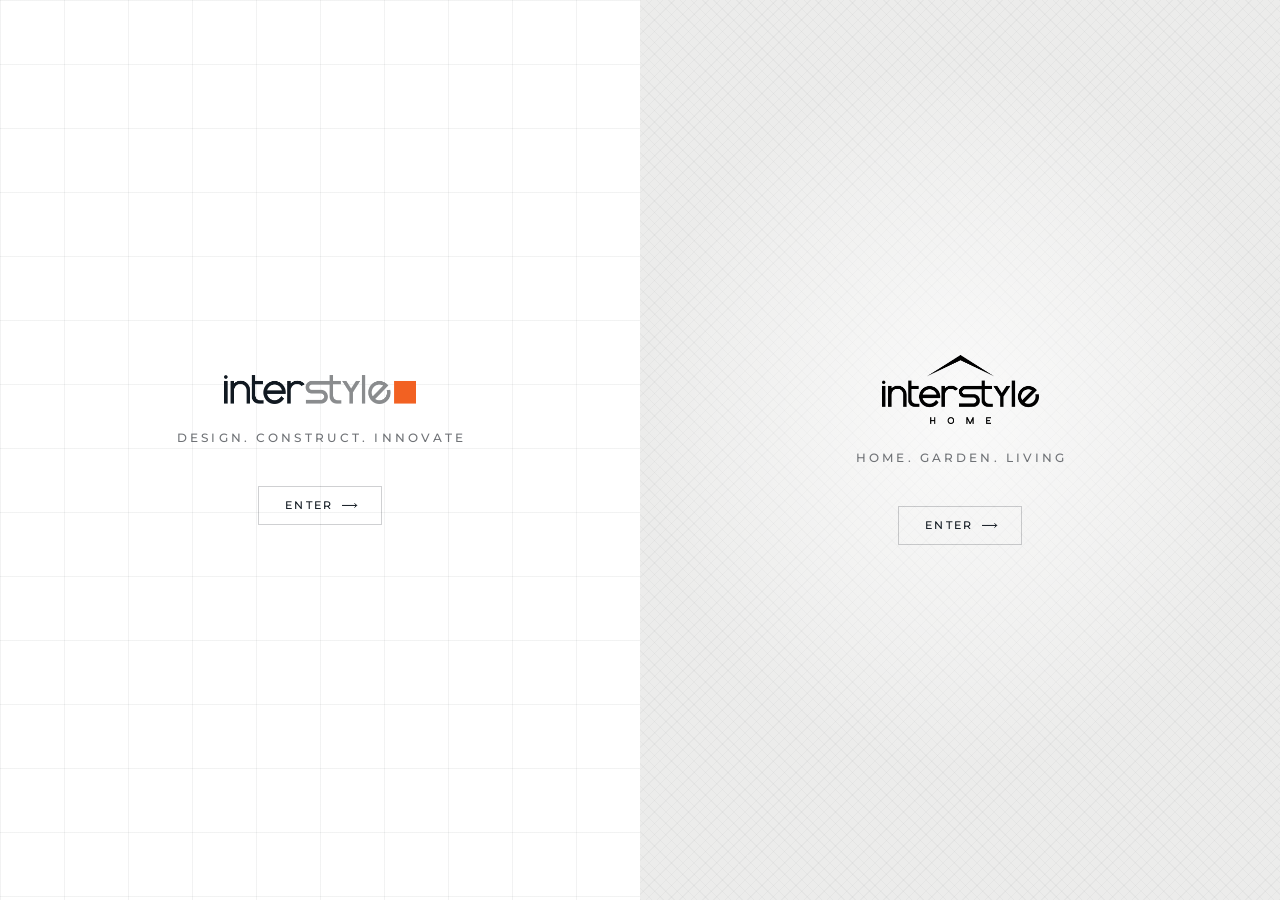
<file: index.html>
<!DOCTYPE html>
<html lang="en">
<head>
  <meta charset="UTF-8">
  <meta name="viewport" content="width=device-width, initial-scale=1, viewport-fit=cover">

  <title>Interstyle — Design. Construct. Innovate.</title>
  <meta name="description" content="Interstyle: tiles, sanitaryware and fixtures across Nigeria, Ghana and Senegal. Interstyle Home: outdoor, indoor, doors and soft furnishing.">
  <meta name="theme-color" content="#101820">
  <!-- Light only: Samsung Internet and Chrome on Android auto-darken pages
       that state no preference, which inverted the whole design. -->
  <meta name="color-scheme" content="only light">

  <meta property="og:type" content="website">
  <meta property="og:title" content="Interstyle — Design. Construct. Innovate.">
  <meta property="og:description" content="Choose your path: Interstyle, or Interstyle Home.">
  <!-- Link previews: written by tools/share-preview.py -->
  <link rel="canonical" href="https://interstyleceramics.com/">
  <meta property="og:url" content="https://interstyleceramics.com/">
  <meta property="og:site_name" content="Interstyle">
  <meta property="og:image" content="https://interstyleceramics.com/assets/img/share/landing-8c9432.jpg">
  <meta property="og:image:type" content="image/jpeg">
  <meta property="og:image:width" content="1200">
  <meta property="og:image:height" content="630">
  <meta property="og:image:alt" content="Interstyle and Interstyle Home: a stone-floored bathroom beside a furniture showroom">
  <meta name="twitter:card" content="summary_large_image">
  <!-- /Link previews -->

  <link rel="icon" href="/assets/img/favicon.svg" type="image/svg+xml">
  <link rel="apple-touch-icon" href="/assets/img/favicon.svg">

  <link rel="preconnect" href="https://fonts.googleapis.com">
  <link rel="preconnect" href="https://fonts.gstatic.com" crossorigin>
  <link rel="preload" as="image" href="/assets/img/interstyle-logo.png">
  <link rel="preload" as="image" href="/assets/img/interstyle-home-logo.png">
  <link href="https://fonts.googleapis.com/css2?family=Montserrat:wght@300;400;500;600&display=swap" rel="stylesheet">

  <link rel="stylesheet" href="/assets/css/tokens.css?v=17a4fd50">
  <link rel="stylesheet" href="/assets/css/base.css?v=7f4f8e27">
  <link rel="stylesheet" href="/assets/css/landing.css?v=7b47ef3a">
  <link rel="stylesheet" href="/assets/css/preloader.css?v=60bbb9bf">

  <!-- Switch the preloader on before first paint, but only where JS runs, so
       a visitor without JavaScript is never locked behind a static overlay.
       Once the site has loaded in this visit, coming back here (the brand
       pages' logos link to this page) skips it. ?holdloader always shows it. -->
  <script>
    (function () {
      var seen = false;
      try { seen = sessionStorage.getItem('interstyle-loaded') === '1'; } catch (e) {}
      if (!seen || /[?&]holdloader/.test(location.search)) {
        document.documentElement.classList.add('is-preloading');
      }
    })();
  </script>
</head>

<body>

  <!-- ============================== PRELOADER ============================= -->
  <div class="preloader" data-preloader role="status" aria-live="polite" aria-label="Loading Interstyle">
    <div class="preloader__inner">
      <div class="preloader__mark">
        <div class="preloader__pixels" data-preloader-pixels></div>
      </div>
      <div class="preloader__pct"><span data-preloader-pct>0</span><sup>%</sup></div>
    </div>
  </div>

  <h1 class="visually-hidden">Interstyle — choose Interstyle or Interstyle Home</h1>

  <main class="split" data-split>

    <!-- ============================ INTERSTYLE ============================ -->
    <section class="panel panel--interstyle" data-panel="interstyle" aria-labelledby="interstyle-tagline">
      <div class="panel__texture" aria-hidden="true"></div>
      <div class="panel__texture panel__texture--boost" aria-hidden="true"></div>

      <div class="panel__drift"><div class="panel__content">
        <img
          class="panel__logo reveal"
          style="--reveal-delay: 250ms"
          src="/assets/img/interstyle-logo.png"
          width="3000" height="448"
          alt="Interstyle"
          fetchpriority="high">

        <p class="tagline panel__tagline reveal" id="interstyle-tagline" style="--reveal-delay: 380ms">
          Design. Construct. Innovate
        </p>

        <div class="panel__action reveal" style="--reveal-delay: 470ms">
          <a class="enter" href="/interstyle/" data-enter>
            <span class="enter__label">Enter</span>
            <svg class="enter__arrow" viewBox="0 0 26 8" aria-hidden="true" focusable="false">
              <line x1="0" y1="4" x2="24" y2="4" />
              <polyline points="20.5,0.5 24,4 20.5,7.5" />
            </svg>
            <span class="visually-hidden">Interstyle — tiles, sanitaryware and fixtures</span>
          </a>
        </div>
      </div></div>
    </section>

    <!-- ========================= INTERSTYLE HOME ========================== -->
    <section class="panel panel--home" data-panel="home" aria-labelledby="home-tagline">
      <div class="panel__texture" aria-hidden="true"></div>
      <div class="panel__texture panel__texture--boost" aria-hidden="true"></div>

      <div class="panel__drift"><div class="panel__content">
        <img
          class="panel__logo reveal"
          style="--reveal-delay: 320ms"
          src="/assets/img/interstyle-home-logo.png"
          width="1234" height="540"
          alt="Interstyle Home"
          fetchpriority="high">

        <p class="tagline panel__tagline reveal" id="home-tagline" style="--reveal-delay: 450ms">
          Home. Garden. Living
        </p>

        <div class="panel__action reveal" style="--reveal-delay: 540ms">
          <a class="enter" href="/home/" data-enter>
            <span class="enter__label">Enter</span>
            <svg class="enter__arrow" viewBox="0 0 26 8" aria-hidden="true" focusable="false">
              <line x1="0" y1="4" x2="24" y2="4" />
              <polyline points="20.5,0.5 24,4 20.5,7.5" />
            </svg>
            <span class="visually-hidden">Interstyle Home — outdoor, indoor, doors and soft furnishing</span>
          </a>
        </div>
      </div></div>
    </section>

  </main>

  <script src="/assets/js/preloader.js?v=f3918619"></script>
  <script src="/assets/js/offline.js?v=be85ef2d" defer></script>
  <script src="/assets/js/landing.js?v=c1705c08" defer></script>
</body>
</html>
</file>
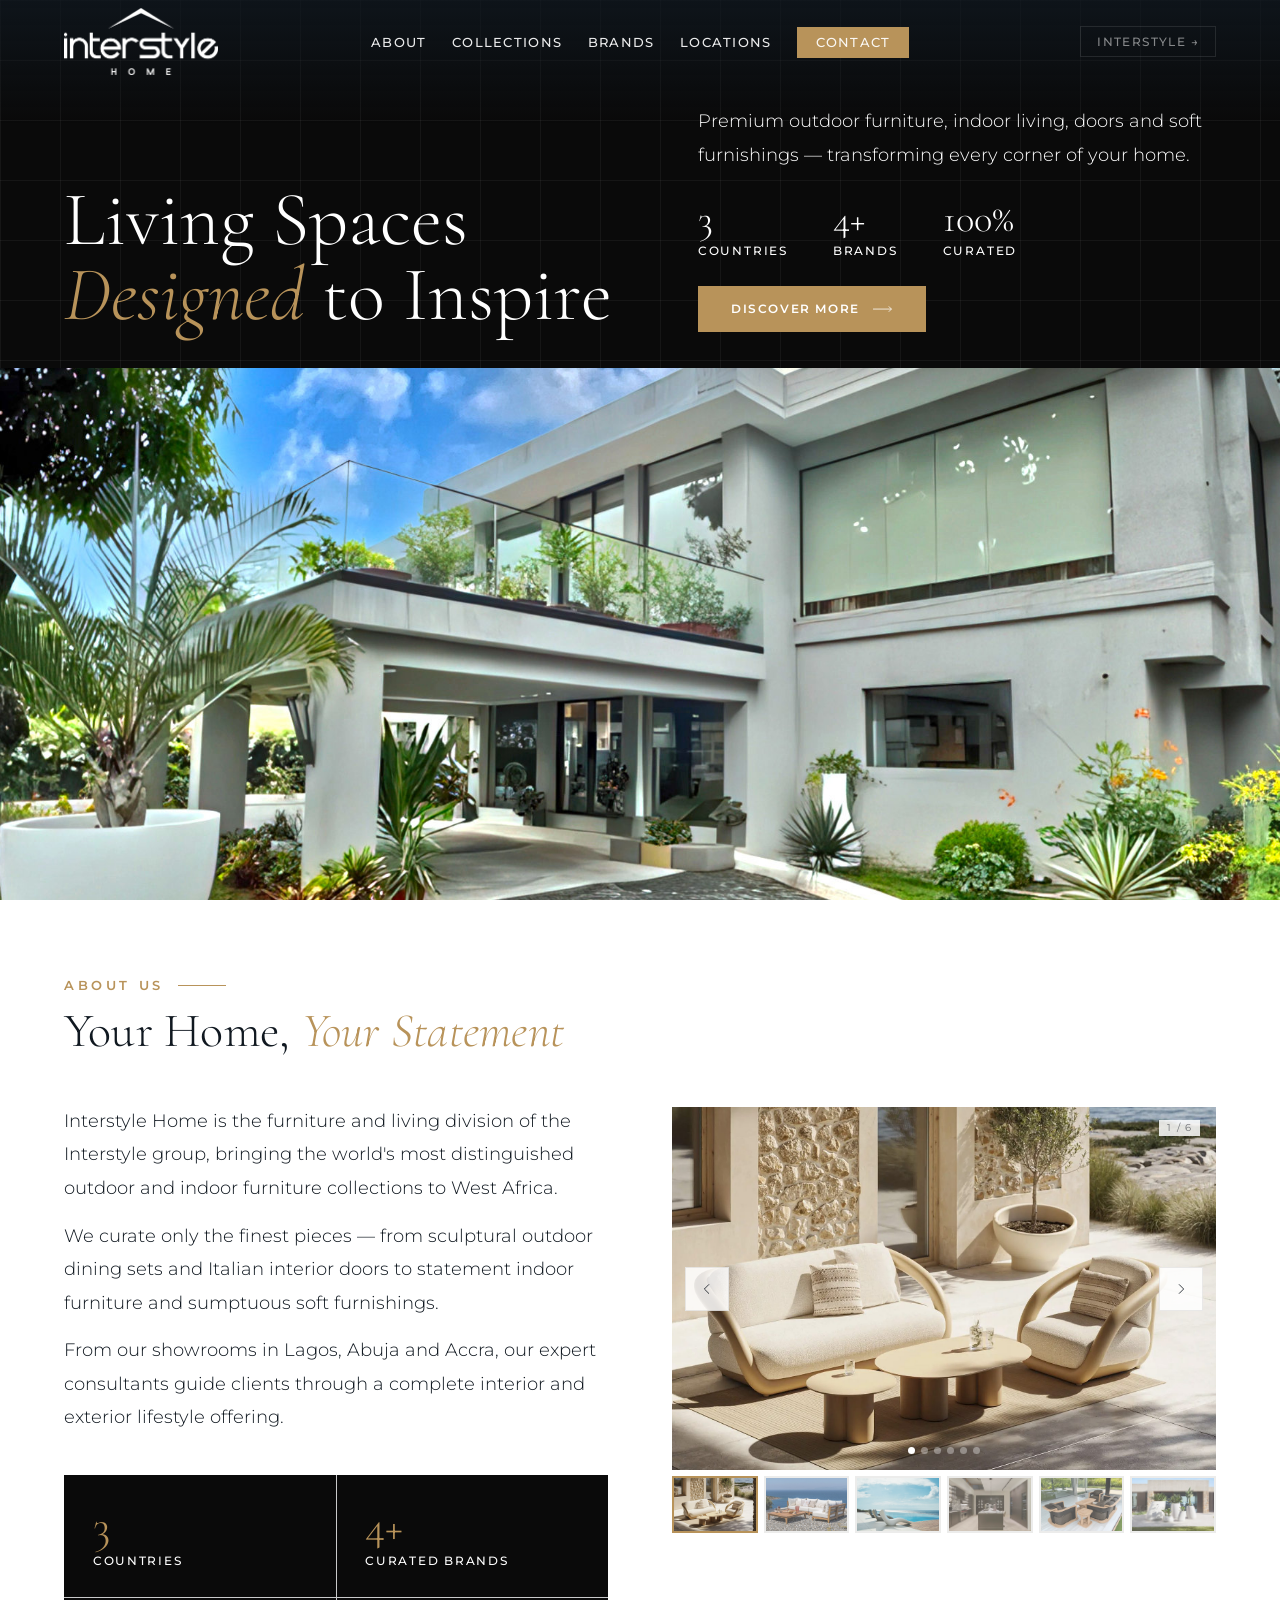
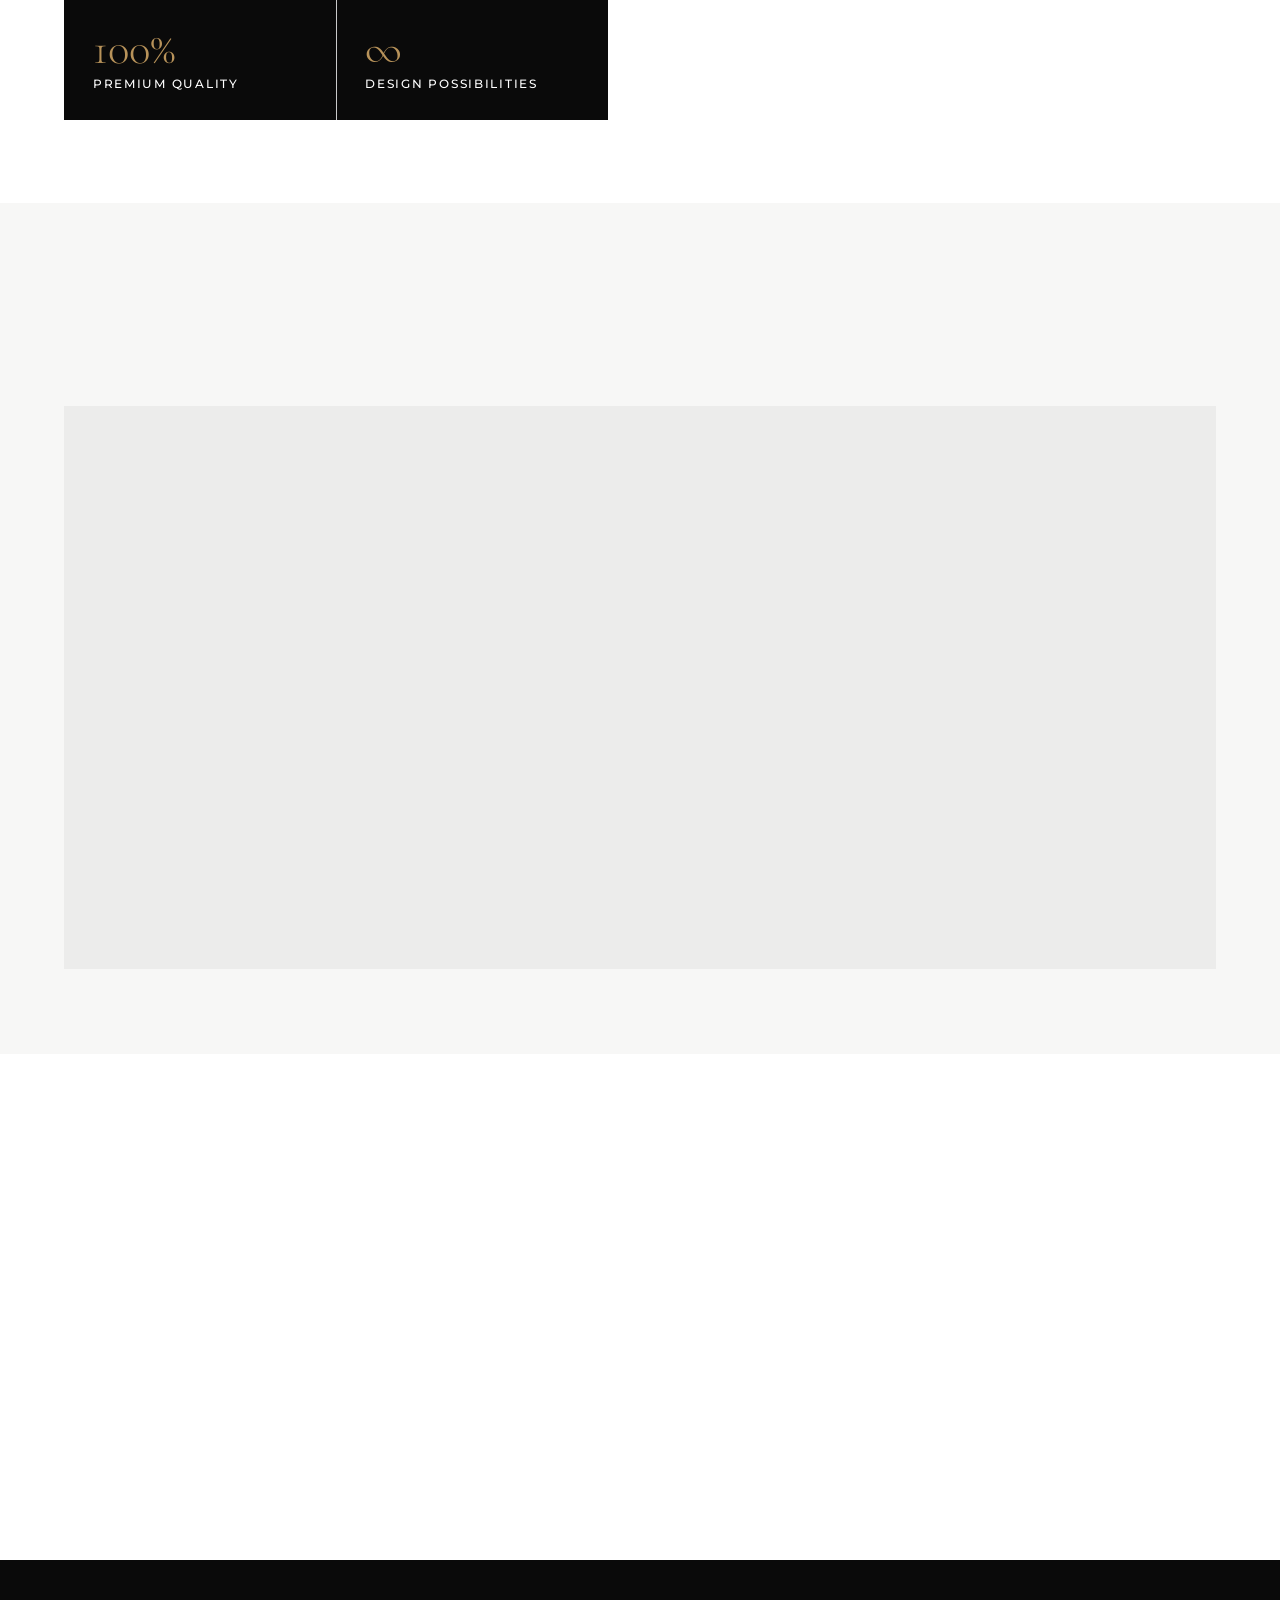
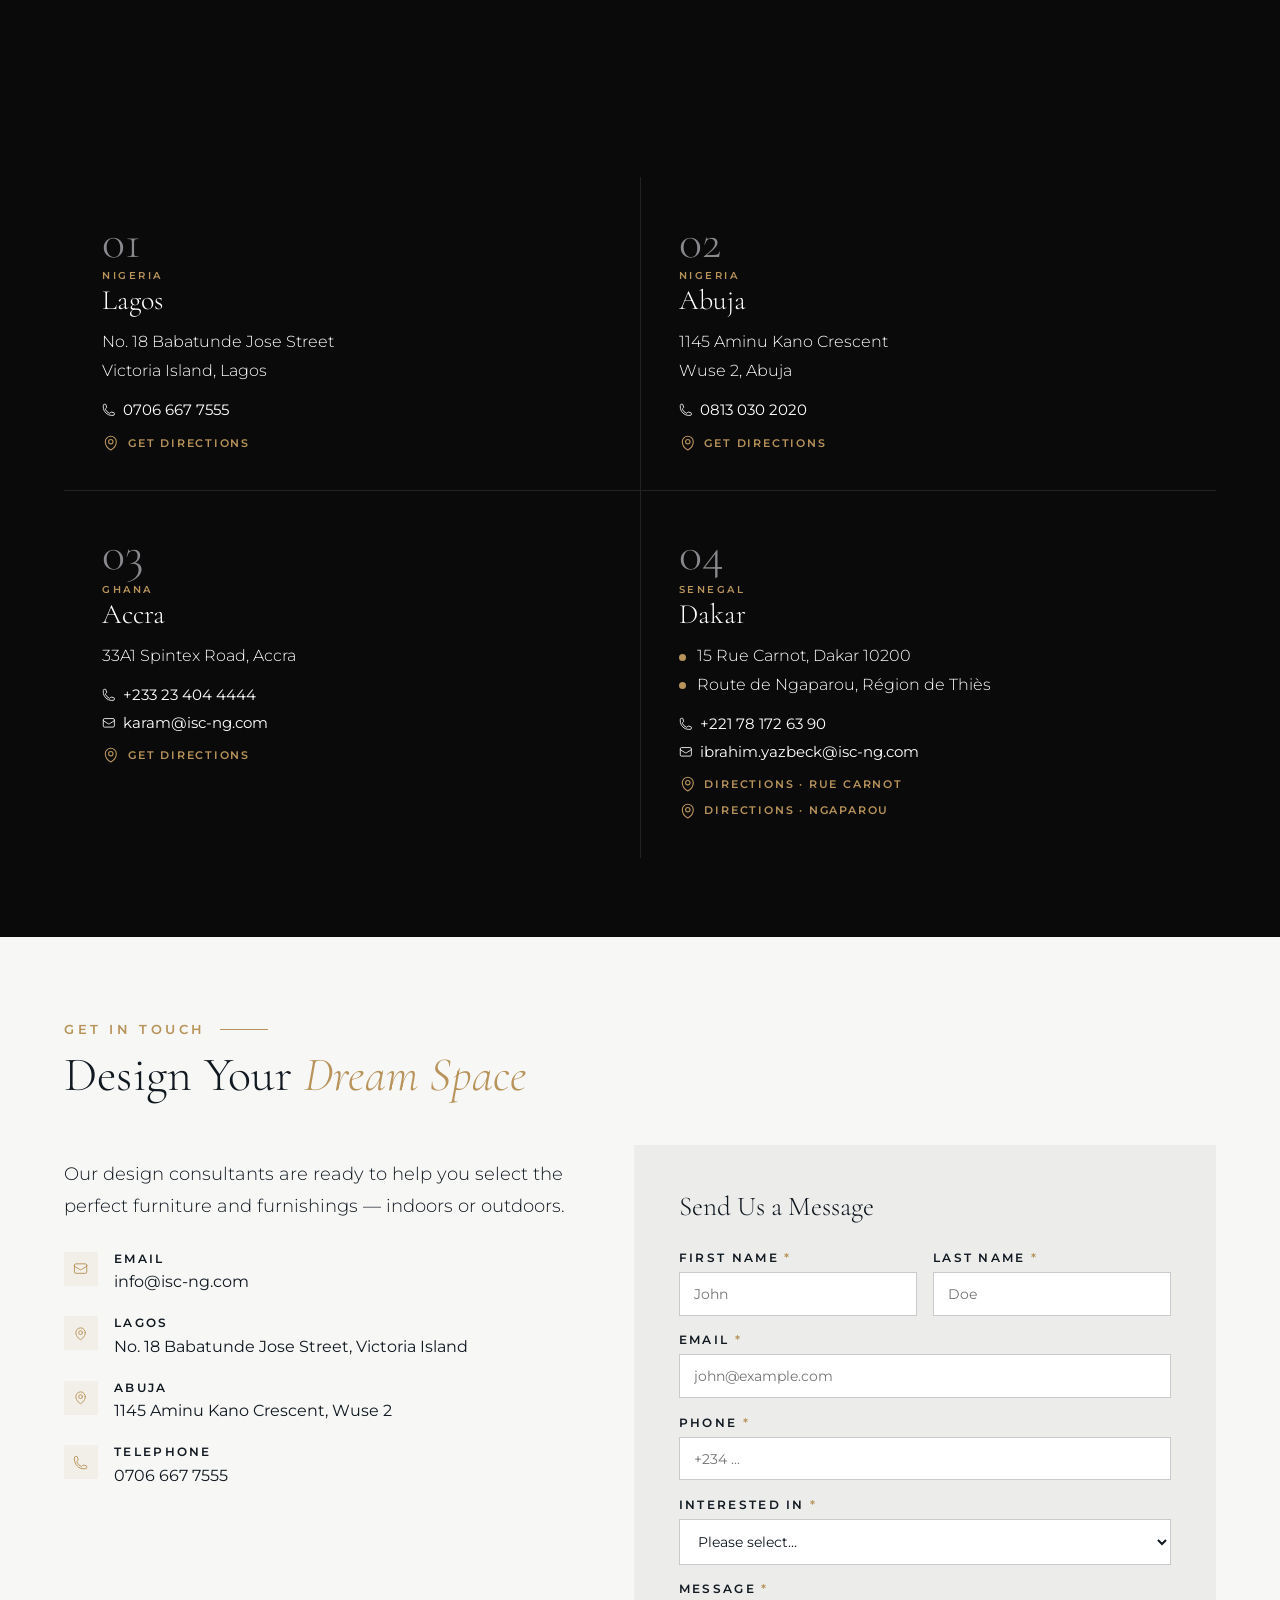
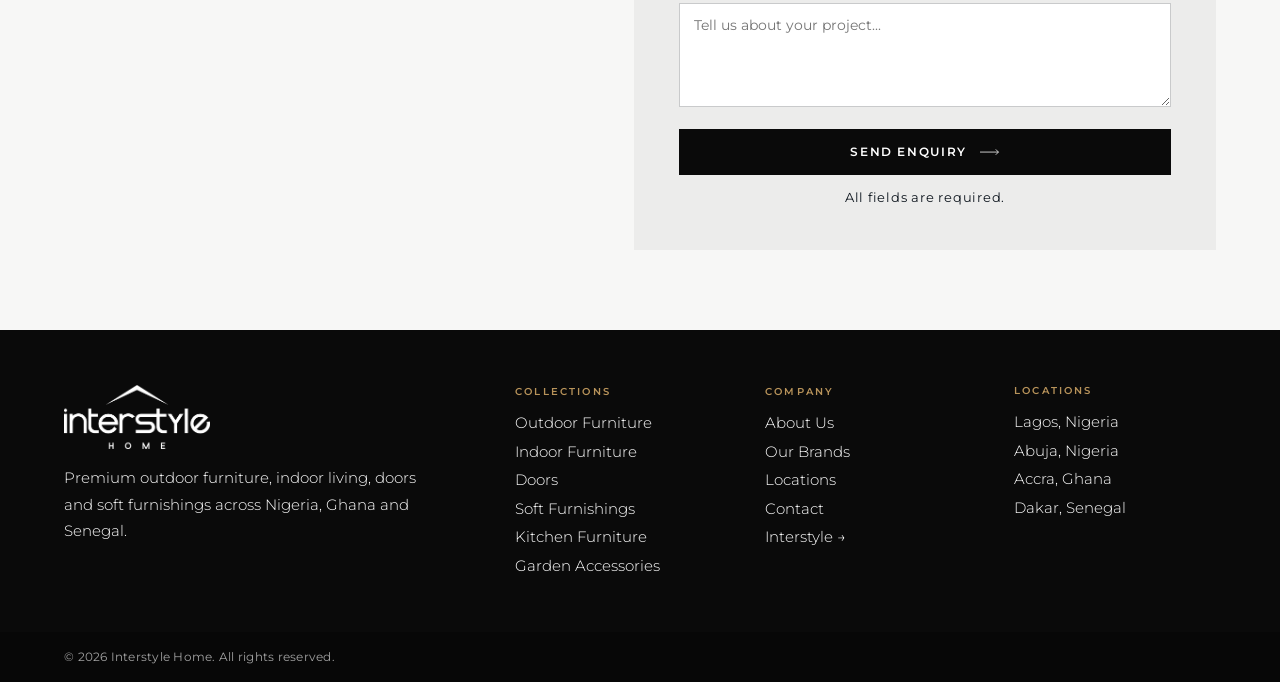
<file: home/index.html>
<!DOCTYPE html>
<html lang="en">
<head>
  <meta charset="UTF-8">
  <meta name="viewport" content="width=device-width, initial-scale=1, viewport-fit=cover">

  <title>Interstyle Home — Home. Garden. Living.</title>
  <meta name="description" content="Interstyle Home — premium outdoor furniture, indoor living, doors and soft furnishings across Nigeria, Ghana and Senegal.">
  <meta name="theme-color" content="#101820">
  <!-- Light only: Samsung Internet and Chrome on Android auto-darken pages
       that state no preference, which inverted the whole design. -->
  <meta name="color-scheme" content="only light">

  <meta property="og:type" content="website">
  <meta property="og:title" content="Interstyle Home — Home. Garden. Living.">
  <meta property="og:description" content="Living spaces designed to inspire.">
  <!-- Link previews: written by tools/share-preview.py -->
  <link rel="canonical" href="https://interstyleceramics.com/home/">
  <meta property="og:url" content="https://interstyleceramics.com/home/">
  <meta property="og:site_name" content="Interstyle">
  <meta property="og:image" content="https://interstyleceramics.com/assets/img/share/home-f62568.jpg">
  <meta property="og:image:type" content="image/jpeg">
  <meta property="og:image:width" content="1200">
  <meta property="og:image:height" content="630">
  <meta property="og:image:alt" content="Furniture showroom living room with a curved sofa and arc lamps, with the Interstyle Home logo">
  <meta name="twitter:card" content="summary_large_image">
  <!-- /Link previews -->

  <link rel="icon" href="/assets/img/favicon.svg" type="image/svg+xml">
  <link rel="preconnect" href="https://fonts.googleapis.com">
  <link rel="preconnect" href="https://fonts.gstatic.com" crossorigin>
  <link href="https://fonts.googleapis.com/css2?family=Cormorant+Garamond:ital,wght@0,300;0,400;1,300;1,400&family=Montserrat:wght@300;400;500;600&display=swap" rel="stylesheet">

  <link rel="stylesheet" href="/assets/css/tokens.css?v=17a4fd50">
  <link rel="stylesheet" href="/assets/css/base.css?v=7f4f8e27">
  <link rel="stylesheet" href="/assets/css/site.css?v=cf83943a">
  <link rel="stylesheet" href="/assets/css/brand-page.css?v=60721515">
</head>

<body class="theme-home-page">

<!-- ============================== NAVIGATION ============================= -->
<nav class="nav nav--dark" data-nav aria-label="Main">
  <a class="nav__brand" href="/" aria-label="Interstyle Home — back to the start page">
    <img class="nav__logo nav__logo--home" src="/assets/img/interstyle-home-logo.png"
         width="1234" height="540" alt="Interstyle Home">
  </a>

  <button class="nav__toggle" data-nav-toggle type="button" aria-expanded="false" aria-label="Menu">
    <span></span><span></span><span></span>
  </button>

  <div class="nav__panel">
    <ul class="nav__links">
      <li><a class="nav__link" href="#about">About</a></li>
      <li><a class="nav__link" href="#products">Collections</a></li>
      <li><a class="nav__link" href="#brands">Brands</a></li>
      <li><a class="nav__link" href="#locations">Locations</a></li>
      <li><a class="nav__link nav__link--cta" href="#contact">Contact</a></li>
    </ul>
    <div class="nav__aside">
      <a class="nav__switch" href="/interstyle/">Interstyle &rarr;</a>
    </div>
  </div>
</nav>

<!-- ================================= HERO =============================== -->
<header class="hero hero--dark">
  <div class="hero__grid" aria-hidden="true"></div>

  <div class="hero__content">
    <div class="hero__lead">
      <h1 class="hero__title reveal" style="--reveal-delay: 200ms">
        Living Spaces<br><em>Designed</em> to Inspire
      </h1>
    </div>

    <div class="hero__aside">
      <p class="hero__desc reveal" style="--reveal-delay: 320ms">
        Premium outdoor furniture, indoor living, doors and soft furnishings
        — transforming every corner of your home.
      </p>

      <div class="stats reveal" style="--reveal-delay: 420ms">
        <div class="stat"><div class="stat__n">3</div><div class="stat__l">Countries</div></div>
        <div class="stat"><div class="stat__n">4+</div><div class="stat__l">Brands</div></div>
        <div class="stat"><div class="stat__n">100%</div><div class="stat__l">Curated</div></div>
      </div>

      <a class="btn reveal" style="--reveal-delay: 520ms" href="#about">
        Discover More
        <svg class="btn__arrow" viewBox="0 0 26 8" width="20" aria-hidden="true">
          <line x1="0" y1="4" x2="24" y2="4" stroke="currentColor" stroke-width="1"/>
          <polyline points="20.5,0.5 24,4 20.5,7.5" fill="none" stroke="currentColor" stroke-width="1"/>
        </svg>
      </a>
    </div>
  </div>

  <figure class="hero__media">
    <img data-parallax="0.14"
         src="/assets/img/home/hero-showroom-ca363f-1962.jpg"
         srcset="/assets/img/home/hero-showroom-ca363f-1280.jpg 1280w,
                 /assets/img/home/hero-showroom-ca363f-1962.jpg 1962w"
         sizes="(orientation: portrait) 160vw, 112vw"
         width="1962" height="1470"
         alt="The Interstyle Home showroom: a white two-storey building with full-height glazing and a covered entrance, reached by a paved driveway through tropical planting"
         fetchpriority="high">
  </figure>
</header>

<main>

  <!-- =============================== ABOUT ============================== -->
  <section class="section" id="about">
    <div class="section__head" data-inview>
      <p class="eyebrow">About Us</p>
      <h2 class="section__title">Your Home, <em>Your Statement</em></h2>
    </div>

    <div class="about">
      <div data-inview>
        <div class="about__body">
          <p>Interstyle Home is the furniture and living division of the Interstyle group, bringing the world's most distinguished outdoor and indoor furniture collections to West Africa.</p>
          <p>We curate only the finest pieces — from sculptural outdoor dining sets and Italian interior doors to statement indoor furniture and sumptuous soft furnishings.</p>
          <p>From our showrooms in Lagos, Abuja and Accra, our expert consultants guide clients through a complete interior and exterior lifestyle offering.</p>
        </div>

        <div class="statboxes">
          <div class="statbox"><div class="statbox__n">3</div><div class="statbox__l">Countries</div></div>
          <div class="statbox"><div class="statbox__n">4+</div><div class="statbox__l">Curated Brands</div></div>
          <div class="statbox"><div class="statbox__n">100%</div><div class="statbox__l">Premium Quality</div></div>
          <div class="statbox"><div class="statbox__n">&infin;</div><div class="statbox__l">Design Possibilities</div></div>
        </div>
      </div>

      <div class="about__media" data-inview>
        <div class="carousel about__carousel" data-carousel data-interval="4500">
          <div class="carousel__slide is-active" data-slide><img data-parallax="0.07" src="/assets/img/home/about-1.jpg" alt="Cream outdoor lounge set with olive tree" loading="lazy"></div>
          <div class="carousel__slide" data-slide><img data-parallax="0.07" src="/assets/img/home/about-2.jpg" alt="Teak sectional sofa overlooking the sea" loading="lazy"></div>
          <div class="carousel__slide" data-slide><img data-parallax="0.07" src="/assets/img/home/about-3.jpg" alt="Sculptural sunloungers beside an infinity pool" loading="lazy"></div>
          <div class="carousel__slide" data-slide><img data-parallax="0.07" src="/assets/img/home/about-4.jpg" alt="Kitchen showroom with marble island" loading="lazy"></div>
          <div class="carousel__slide" data-slide><img data-parallax="0.07" src="/assets/img/home/about-5.jpg" alt="Teak outdoor lounge suite on a covered terrace" loading="lazy"></div>
          <div class="carousel__slide" data-slide><img data-parallax="0.07" src="/assets/img/home/about-6.jpg" alt="Sculptural white planters on a terrace" loading="lazy"></div>

          <button class="carousel__nav carousel__nav--prev" data-prev type="button" aria-label="Previous image">
            <svg viewBox="0 0 24 24" aria-hidden="true"><path d="M15 5l-7 7 7 7"/></svg>
          </button>
          <button class="carousel__nav carousel__nav--next" data-next type="button" aria-label="Next image">
            <svg viewBox="0 0 24 24" aria-hidden="true"><path d="M9 5l7 7-7 7"/></svg>
          </button>

          <div class="carousel__dots">
            <button class="carousel__dot is-active" data-dot type="button" aria-label="Image 1"></button>
            <button class="carousel__dot" data-dot type="button" aria-label="Image 2"></button>
            <button class="carousel__dot" data-dot type="button" aria-label="Image 3"></button>
            <button class="carousel__dot" data-dot type="button" aria-label="Image 4"></button>
            <button class="carousel__dot" data-dot type="button" aria-label="Image 5"></button>
            <button class="carousel__dot" data-dot type="button" aria-label="Image 6"></button>
          </div>
          <div class="carousel__count" data-count>1 / 6</div>
        </div>

        <!-- Thumbnails, built from the slides by site.js -->
        <div class="about__thumbs" data-carousel-thumbs></div>
      </div>
    </div>
  </section>

  <!-- ============================ COLLECTIONS =========================== -->
  <section class="section section--cream" id="products">
    <div class="section__head" data-inview>
      <p class="eyebrow">What We Offer</p>
      <h2 class="section__title">Our <em>Collections</em></h2>
    </div>

    <div class="products">
      <button class="product" type="button" data-product="outdoor-furniture" data-inview>
        <div class="product__ic" aria-hidden="true">&#9788;</div>
        <h3 class="product__nm">Outdoor Furniture</h3>
        <p class="product__ds">Dining sets, lounge chairs, daybeds and modular sofas crafted for outdoor living — weather-resistant, beautiful, lasting.</p>
        <span class="product__cta">View Collection
          <svg viewBox="0 0 26 8" aria-hidden="true"><line x1="0" y1="4" x2="24" y2="4"/><polyline points="20.5,0.5 24,4 20.5,7.5"/></svg>
        </span>
      </button>

      <button class="product" type="button" data-product="indoor-furniture" data-inview>
        <div class="product__ic" aria-hidden="true">&#9776;</div>
        <h3 class="product__nm">Indoor Furniture</h3>
        <p class="product__ds">Statement pieces for every room — living, dining and bedroom furniture blending European design with everyday functionality.</p>
        <span class="product__cta">View Collection
          <svg viewBox="0 0 26 8" aria-hidden="true"><line x1="0" y1="4" x2="24" y2="4"/><polyline points="20.5,0.5 24,4 20.5,7.5"/></svg>
        </span>
      </button>

      <button class="product" type="button" data-product="doors" data-inview>
        <div class="product__ic" aria-hidden="true">&#9647;</div>
        <h3 class="product__nm">Doors</h3>
        <p class="product__ds">Italian interior doors from Porte Imic — hinged, sliding and pocket systems, made to measure in a full range of finishes.</p>
        <span class="product__cta">View Collection
          <svg viewBox="0 0 26 8" aria-hidden="true"><line x1="0" y1="4" x2="24" y2="4"/><polyline points="20.5,0.5 24,4 20.5,7.5"/></svg>
        </span>
      </button>

      <button class="product" type="button" data-product="soft-furnishings" data-inview>
        <div class="product__ic" aria-hidden="true">&#9829;</div>
        <h3 class="product__nm">Soft Furnishings</h3>
        <p class="product__ds">Outdoor and indoor cushions, rugs, throws and upholstery bringing warmth and personality to any space.</p>
        <span class="product__cta">View Collection
          <svg viewBox="0 0 26 8" aria-hidden="true"><line x1="0" y1="4" x2="24" y2="4"/><polyline points="20.5,0.5 24,4 20.5,7.5"/></svg>
        </span>
      </button>

      <button class="product" type="button" data-product="kitchen-furniture" data-inview>
        <div class="product__ic" aria-hidden="true">&#9653;</div>
        <h3 class="product__nm">Kitchen Furniture</h3>
        <p class="product__ds">Bespoke kitchen cabinetry from Febal Casa — Italian design excellence for the modern home.</p>
        <span class="product__cta">View Collection
          <svg viewBox="0 0 26 8" aria-hidden="true"><line x1="0" y1="4" x2="24" y2="4"/><polyline points="20.5,0.5 24,4 20.5,7.5"/></svg>
        </span>
      </button>

      <button class="product" type="button" data-product="garden-accessories" data-inview>
        <div class="product__ic" aria-hidden="true">&#9650;</div>
        <h3 class="product__nm">Garden Accessories</h3>
        <p class="product__ds">Planters, outdoor lighting, side tables and accessories to complete your outdoor living environment.</p>
        <span class="product__cta">View Collection
          <svg viewBox="0 0 26 8" aria-hidden="true"><line x1="0" y1="4" x2="24" y2="4"/><polyline points="20.5,0.5 24,4 20.5,7.5"/></svg>
        </span>
      </button>
    </div>
  </section>

  <!-- ============================== BRANDS ============================== -->
  <section class="section" id="brands">
    <div class="section__head" data-inview>
      <p class="eyebrow">Our Partners</p>
      <h2 class="section__title">Signature <em>Brands</em></h2>
      <p class="section__intro">We partner with brands that share our commitment to design excellence and lasting quality.</p>
    </div>

    <div class="brands brands--home" data-inview>
      <div class="brand brand--lg" data-brand="Chakra"><img src="/assets/img/brands/chakra.png" alt="Chakra" loading="lazy"></div>
      <div class="brand brand--lg" data-brand="Febal Casa"><img src="/assets/img/brands/febal-casa.png" alt="Febal Casa" loading="lazy"></div>
      <div class="brand brand--lg" data-brand="Ezpeleta"><img src="/assets/img/brands/ezpeleta.png" alt="Ezpeleta" loading="lazy"></div>
      <div class="brand brand--lg" data-brand="Porte Imic"><img src="/assets/img/brands/porte-imic.png" alt="Porte Imic" loading="lazy"></div>
    </div>
  </section>

  <!-- ============================ LOCATIONS ============================= -->
  <section class="section section--dark" id="locations">
    <div class="section__head" data-inview>
      <p class="eyebrow">Find Us</p>
      <h2 class="section__title">Our <em>Showrooms</em></h2>
    </div>

    <div class="locations locations--home">
      <div class="location" data-inview>
        <div class="location__n">01</div>
        <div class="location__cy">Nigeria</div>
        <h3 class="location__ct">Lagos</h3>
        <p class="location__ad">No. 18 Babatunde Jose Street<br>Victoria Island, Lagos</p>
        <div class="location__links">
          <a class="location__ph" href="tel:07066677555"><svg viewBox="0 0 24 24" aria-hidden="true"><path d="M2.25 6.75c0 8.284 6.716 15 15 15h2.25a2.25 2.25 0 002.25-2.25v-1.372c0-.516-.351-.966-.852-1.091l-4.423-1.106c-.44-.11-.902.055-1.173.417l-.97 1.293c-.282.376-.769.542-1.21.38a12.035 12.035 0 01-7.143-7.143c-.162-.441.004-.928.38-1.21l1.293-.97c.363-.271.527-.734.417-1.173L6.963 3.102a1.125 1.125 0 00-1.091-.852H4.5A2.25 2.25 0 002.25 4.5v2.25z"/></svg>0706 667 7555</a>
          <a class="location__map" href="https://www.google.com/maps/dir/?api=1&amp;destination=18%20Babatunde%20Jose%20Street%2C%20Victoria%20Island%2C%20Lagos%2C%20Nigeria" target="_blank" rel="noopener" aria-label="Get directions to the Lagos showroom in Google Maps"><svg viewBox="0 0 24 24" aria-hidden="true"><path d="M15 10.5a3 3 0 11-6 0 3 3 0 016 0z"/><path d="M19.5 10.5c0 7.142-7.5 11.25-7.5 11.25S4.5 17.642 4.5 10.5a7.5 7.5 0 1115 0z"/></svg>Get directions</a>
        </div>
      </div>

      <div class="location" data-inview>
        <div class="location__n">02</div>
        <div class="location__cy">Nigeria</div>
        <h3 class="location__ct">Abuja</h3>
        <p class="location__ad">1145 Aminu Kano Crescent<br>Wuse 2, Abuja</p>
        <div class="location__links">
          <a class="location__ph" href="tel:08130302020"><svg viewBox="0 0 24 24" aria-hidden="true"><path d="M2.25 6.75c0 8.284 6.716 15 15 15h2.25a2.25 2.25 0 002.25-2.25v-1.372c0-.516-.351-.966-.852-1.091l-4.423-1.106c-.44-.11-.902.055-1.173.417l-.97 1.293c-.282.376-.769.542-1.21.38a12.035 12.035 0 01-7.143-7.143c-.162-.441.004-.928.38-1.21l1.293-.97c.363-.271.527-.734.417-1.173L6.963 3.102a1.125 1.125 0 00-1.091-.852H4.5A2.25 2.25 0 002.25 4.5v2.25z"/></svg>0813 030 2020</a>
          <a class="location__map" href="https://www.google.com/maps/dir/?api=1&amp;destination=Interstyle%20Ceramics%20Abuja%2C%201145%20Aminu%20Kano%20Crescent%2C%20Wuse%202%2C%20Abuja%2C%20Nigeria&amp;destination_place_id=ChIJIyETkvEKThARjqEgt2mkjf4" target="_blank" rel="noopener" aria-label="Get directions to the Abuja showroom in Google Maps"><svg viewBox="0 0 24 24" aria-hidden="true"><path d="M15 10.5a3 3 0 11-6 0 3 3 0 016 0z"/><path d="M19.5 10.5c0 7.142-7.5 11.25-7.5 11.25S4.5 17.642 4.5 10.5a7.5 7.5 0 1115 0z"/></svg>Get directions</a>
        </div>
      </div>

      <div class="location" data-inview>
        <div class="location__n">03</div>
        <div class="location__cy">Ghana</div>
        <h3 class="location__ct">Accra</h3>
        <p class="location__ad">33A1 Spintex Road, Accra</p>
        <div class="location__links">
          <a class="location__ph" href="tel:+233234044444"><svg viewBox="0 0 24 24" aria-hidden="true"><path d="M2.25 6.75c0 8.284 6.716 15 15 15h2.25a2.25 2.25 0 002.25-2.25v-1.372c0-.516-.351-.966-.852-1.091l-4.423-1.106c-.44-.11-.902.055-1.173.417l-.97 1.293c-.282.376-.769.542-1.21.38a12.035 12.035 0 01-7.143-7.143c-.162-.441.004-.928.38-1.21l1.293-.97c.363-.271.527-.734.417-1.173L6.963 3.102a1.125 1.125 0 00-1.091-.852H4.5A2.25 2.25 0 002.25 4.5v2.25z"/></svg>+233 23 404 4444</a>
          <a class="location__ph" href="mailto:karam@isc-ng.com"><svg viewBox="0 0 24 24" aria-hidden="true"><path d="M21.75 6.75v10.5a2.25 2.25 0 01-2.25 2.25h-15a2.25 2.25 0 01-2.25-2.25V6.75m19.5 0A2.25 2.25 0 0019.5 4.5h-15a2.25 2.25 0 00-2.25 2.25m19.5 0v.243a2.25 2.25 0 01-1.07 1.916l-7.5 4.615a2.25 2.25 0 01-2.36 0L3.32 8.91a2.25 2.25 0 01-1.07-1.916V6.75"/></svg>karam@isc-ng.com</a>
          <a class="location__map" href="https://www.google.com/maps/dir/?api=1&amp;destination=Interstyle%20Ceramics%20Ghana%2C%2033A1%20Spintex%20Road%2C%20Accra%2C%20Ghana&amp;destination_place_id=ChIJU1DxwPaF3w8RzGNF9MKQvHI" target="_blank" rel="noopener" aria-label="Get directions to the Accra showroom in Google Maps"><svg viewBox="0 0 24 24" aria-hidden="true"><path d="M15 10.5a3 3 0 11-6 0 3 3 0 016 0z"/><path d="M19.5 10.5c0 7.142-7.5 11.25-7.5 11.25S4.5 17.642 4.5 10.5a7.5 7.5 0 1115 0z"/></svg>Get directions</a>
        </div>
      </div>

      <div class="location" data-inview>
        <div class="location__n">04</div>
        <div class="location__cy">Senegal</div>
        <h3 class="location__ct">Dakar</h3>
        <ul class="location__list">
          <li>15 Rue Carnot, Dakar 10200</li>
          <li>Route de Ngaparou, Région&nbsp;de&nbsp;Thiès</li>
        </ul>
        <div class="location__links">
          <a class="location__ph" href="tel:+221781726390"><svg viewBox="0 0 24 24" aria-hidden="true"><path d="M2.25 6.75c0 8.284 6.716 15 15 15h2.25a2.25 2.25 0 002.25-2.25v-1.372c0-.516-.351-.966-.852-1.091l-4.423-1.106c-.44-.11-.902.055-1.173.417l-.97 1.293c-.282.376-.769.542-1.21.38a12.035 12.035 0 01-7.143-7.143c-.162-.441.004-.928.38-1.21l1.293-.97c.363-.271.527-.734.417-1.173L6.963 3.102a1.125 1.125 0 00-1.091-.852H4.5A2.25 2.25 0 002.25 4.5v2.25z"/></svg>+221 78 172 63 90</a>
          <a class="location__ph" href="mailto:ibrahim.yazbeck@isc-ng.com"><svg viewBox="0 0 24 24" aria-hidden="true"><path d="M21.75 6.75v10.5a2.25 2.25 0 01-2.25 2.25h-15a2.25 2.25 0 01-2.25-2.25V6.75m19.5 0A2.25 2.25 0 0019.5 4.5h-15a2.25 2.25 0 00-2.25 2.25m19.5 0v.243a2.25 2.25 0 01-1.07 1.916l-7.5 4.615a2.25 2.25 0 01-2.36 0L3.32 8.91a2.25 2.25 0 01-1.07-1.916V6.75"/></svg>ibrahim.yazbeck@isc-ng.com</a>
          <a class="location__map" href="https://www.google.com/maps/dir/?api=1&amp;destination=15%20Rue%20Carnot%2C%20Dakar%2010200%2C%20Senegal" target="_blank" rel="noopener" aria-label="Directions to the Rue Carnot showroom in Dakar in Google Maps"><svg viewBox="0 0 24 24" aria-hidden="true"><path d="M15 10.5a3 3 0 11-6 0 3 3 0 016 0z"/><path d="M19.5 10.5c0 7.142-7.5 11.25-7.5 11.25S4.5 17.642 4.5 10.5a7.5 7.5 0 1115 0z"/></svg>Directions · Rue Carnot</a>
          <a class="location__map" href="https://www.google.com/maps/dir/?api=1&amp;destination=Route%20de%20Ngaparou%2C%20R%C3%A9gion%20de%20Thi%C3%A8s%2C%20Senegal" target="_blank" rel="noopener" aria-label="Directions to the Route de Ngaparou showroom in Google Maps"><svg viewBox="0 0 24 24" aria-hidden="true"><path d="M15 10.5a3 3 0 11-6 0 3 3 0 016 0z"/><path d="M19.5 10.5c0 7.142-7.5 11.25-7.5 11.25S4.5 17.642 4.5 10.5a7.5 7.5 0 1115 0z"/></svg>Directions · Ngaparou</a>
        </div>
      </div>
    </div>
  </section>

  <!-- ============================= CONTACT ============================== -->
  <section class="section section--cream" id="contact">
    <div class="section__head" data-inview>
      <p class="eyebrow">Get In Touch</p>
      <h2 class="section__title">Design Your <em>Dream Space</em></h2>
    </div>

    <div class="contact">
      <div data-inview>
        <p class="section__intro">Our design consultants are ready to help you select the perfect furniture and furnishings — indoors or outdoors.</p>

        <div class="contact__list">
          <div class="contact__item">
            <div class="contact__icon"><svg viewBox="0 0 24 24" aria-hidden="true"><path stroke-linecap="round" stroke-linejoin="round" d="M21.75 6.75v10.5a2.25 2.25 0 01-2.25 2.25h-15a2.25 2.25 0 01-2.25-2.25V6.75m19.5 0A2.25 2.25 0 0019.5 4.5h-15a2.25 2.25 0 00-2.25 2.25m19.5 0v.243a2.25 2.25 0 01-1.07 1.916l-7.5 4.615a2.25 2.25 0 01-2.36 0L3.32 8.91a2.25 2.25 0 01-1.07-1.916V6.75"/></svg></div>
            <div><span class="contact__lbl">Email</span><a class="contact__val" href="mailto:info@isc-ng.com">info@isc-ng.com</a></div>
          </div>

          <div class="contact__item">
            <div class="contact__icon"><svg viewBox="0 0 24 24" aria-hidden="true"><path stroke-linecap="round" stroke-linejoin="round" d="M15 10.5a3 3 0 11-6 0 3 3 0 016 0z"/><path stroke-linecap="round" stroke-linejoin="round" d="M19.5 10.5c0 7.142-7.5 11.25-7.5 11.25S4.5 17.642 4.5 10.5a7.5 7.5 0 1115 0z"/></svg></div>
            <div><span class="contact__lbl">Lagos</span><span class="contact__val">No. 18 Babatunde Jose Street, Victoria Island</span></div>
          </div>

          <div class="contact__item">
            <div class="contact__icon"><svg viewBox="0 0 24 24" aria-hidden="true"><path stroke-linecap="round" stroke-linejoin="round" d="M15 10.5a3 3 0 11-6 0 3 3 0 016 0z"/><path stroke-linecap="round" stroke-linejoin="round" d="M19.5 10.5c0 7.142-7.5 11.25-7.5 11.25S4.5 17.642 4.5 10.5a7.5 7.5 0 1115 0z"/></svg></div>
            <div><span class="contact__lbl">Abuja</span><span class="contact__val">1145 Aminu Kano Crescent, Wuse 2</span></div>
          </div>

          <div class="contact__item">
            <div class="contact__icon"><svg viewBox="0 0 24 24" aria-hidden="true"><path stroke-linecap="round" stroke-linejoin="round" d="M2.25 6.75c0 8.284 6.716 15 15 15h2.25a2.25 2.25 0 002.25-2.25v-1.372c0-.516-.351-.966-.852-1.091l-4.423-1.106c-.44-.11-.902.055-1.173.417l-.97 1.293c-.282.376-.769.542-1.21.38a12.035 12.035 0 01-7.143-7.143c-.162-.441.004-.928.38-1.21l1.293-.97c.363-.271.527-.734.417-1.173L6.963 3.102a1.125 1.125 0 00-1.091-.852H4.5A2.25 2.25 0 002.25 4.5v2.25z"/></svg></div>
            <div><span class="contact__lbl">Telephone</span><a class="contact__val" href="tel:07066677555">0706 667 7555</a></div>
          </div>
        </div>
      </div>

      <form class="form" name="interstyle-home-enquiry" method="POST"
            data-netlify="true" netlify-honeypot="bot-field"
            data-form data-inview>
        <input type="hidden" name="form-name" value="interstyle-home-enquiry">
        <p class="visually-hidden" aria-hidden="true">
          <label>Leave this field empty <input name="bot-field" tabindex="-1" autocomplete="off"></label>
        </p>

        <h3 class="form__ttl">Send Us a Message</h3>

        <div class="form__row">
          <div class="field">
            <label for="fn">First Name <span aria-hidden="true">*</span></label>
            <input id="fn" name="first" type="text" placeholder="John" autocomplete="given-name" required>
          </div>
          <div class="field">
            <label for="ln">Last Name <span aria-hidden="true">*</span></label>
            <input id="ln" name="last" type="text" placeholder="Doe" autocomplete="family-name" required>
          </div>
        </div>

        <div class="field">
          <label for="em">Email <span aria-hidden="true">*</span></label>
          <input id="em" name="email" type="email" placeholder="john@example.com" autocomplete="email" required>
        </div>

        <div class="field">
          <label for="ph">Phone <span aria-hidden="true">*</span></label>
          <input id="ph" name="phone" type="tel" placeholder="+234 ..." autocomplete="tel" required>
        </div>

        <div class="field">
          <label for="int">Interested In <span aria-hidden="true">*</span></label>
          <select id="int" name="interest" data-enquiry-select required>
            <option value="">Please select&hellip;</option>
            <option>Outdoor Furniture</option>
            <option>Indoor Furniture</option>
            <option>Doors</option>
            <option>Soft Furnishings</option>
            <option>Kitchen Furniture</option>
            <option>Garden Accessories</option>
            <option>General Enquiry</option>
          </select>
        </div>

        <div class="field">
          <label for="msg">Message <span aria-hidden="true">*</span></label>
          <textarea id="msg" name="message" placeholder="Tell us about your project..." required></textarea>
        </div>

        <button class="btn" type="submit">
          <span class="btn__text">Send Enquiry</span>
          <svg class="btn__arrow" viewBox="0 0 26 8" width="20" aria-hidden="true">
            <line x1="0" y1="4" x2="24" y2="4" stroke="currentColor" stroke-width="1"/>
            <polyline points="20.5,0.5 24,4 20.5,7.5" fill="none" stroke="currentColor" stroke-width="1"/>
          </svg>
        </button>

        <p class="form__note">All fields are required.</p>

        <div class="form__result" data-form-result role="status" aria-live="polite" hidden></div>
      </form>
    </div>
  </section>

</main>

<!-- ================================ FOOTER ============================== -->
<footer class="footer">
  <div class="footer__brand">
    <img class="footer__logo footer__logo--home" src="/assets/img/interstyle-home-logo.png"
         width="1234" height="540" alt="Interstyle Home" loading="lazy">
    <p class="footer__tag">Premium outdoor furniture, indoor living, doors and soft furnishings across Nigeria, Ghana and Senegal.</p>
  </div>

  <div class="footer__col">
    <h2>Collections</h2>
    <ul>
      <li><a href="#products">Outdoor Furniture</a></li>
      <li><a href="#products">Indoor Furniture</a></li>
      <li><a href="#products">Doors</a></li>
      <li><a href="#products">Soft Furnishings</a></li>
      <li><a href="#products">Kitchen Furniture</a></li>
      <li><a href="#products">Garden Accessories</a></li>
    </ul>
  </div>

  <div class="footer__col">
    <h2>Company</h2>
    <ul>
      <li><a href="#about">About Us</a></li>
      <li><a href="#brands">Our Brands</a></li>
      <li><a href="#locations">Locations</a></li>
      <li><a href="#contact">Contact</a></li>
      <li><a href="/interstyle/">Interstyle &rarr;</a></li>
    </ul>
  </div>

  <div class="footer__col">
    <h2>Locations</h2>
    <ul>
      <li><a href="#locations">Lagos, Nigeria</a></li>
      <li><a href="#locations">Abuja, Nigeria</a></li>
      <li><a href="#locations">Accra, Ghana</a></li>
      <li><a href="#locations">Dakar, Senegal</a></li>
    </ul>
  </div>
</footer>

<div class="footer__bar">
  <span class="footer__copy">&copy; <span data-year>2026</span> Interstyle Home. All rights reserved.</span>
</div>

<!-- ============================== BACK TO TOP =========================== -->
<button class="to-top" data-to-top type="button" aria-label="Back to top">
  <svg viewBox="0 0 14 20" aria-hidden="true">
    <line x1="7" y1="19" x2="7" y2="1.5"/>
    <polyline points="1.5,7 7,1.5 12.5,7"/>
  </svg>
</button>

<!-- ======================== COLLECTION GALLERY MODAL ==================== -->
<div class="modal" data-modal role="dialog" aria-modal="true" aria-labelledby="modal-title" aria-hidden="true">
  <div class="modal__box">
    <div class="modal__head">
      <div>
        <div class="modal__lbl">Collection Gallery</div>
        <h2 class="modal__ttl" id="modal-title" data-modal-title>Collection</h2>
      </div>
      <button class="modal__close" data-modal-close type="button" aria-label="Close gallery">&times;</button>
    </div>

    <div class="modal__body">
      <div class="modal__gallery">
        <div class="carousel modal__stage" data-modal-stage></div>
        <div class="modal__thumbs" data-modal-thumbs></div>
      </div>

      <div class="modal__info">
        <p class="modal__desc" data-modal-desc></p>
        <div class="modal__more" data-modal-more hidden></div>

        <div data-modal-ranges-wrap hidden>
          <h3 class="modal__sub">The Ranges</h3>
          <ul class="modal__ranges" data-modal-ranges></ul>
        </div>

        <div data-modal-features-wrap>
          <h3 class="modal__sub">Collection Includes</h3>
          <ul class="modal__features" data-modal-features></ul>
        </div>

        <dl class="modal__specs" data-modal-specs hidden></dl>

        <div class="modal__foot">
          <a class="btn" href="#contact" data-modal-enquire>
            Enquire About This Collection
            <svg class="btn__arrow" viewBox="0 0 26 8" width="20" aria-hidden="true">
              <line x1="0" y1="4" x2="24" y2="4" stroke="currentColor" stroke-width="1"/>
              <polyline points="20.5,0.5 24,4 20.5,7.5" fill="none" stroke="currentColor" stroke-width="1"/>
            </svg>
          </a>
          <p class="modal__note" data-modal-note>Photography coming soon — send your images and we will drop them straight in.</p>
        </div>
      </div>
    </div>
  </div>
</div>

<script src="/assets/js/products-home.js?v=4bb71875"></script>
<script src="/assets/js/offline.js?v=be85ef2d" defer></script>
<script src="/assets/js/site.js?v=9cb97d72" defer></script>
</body>
</html>
</file>
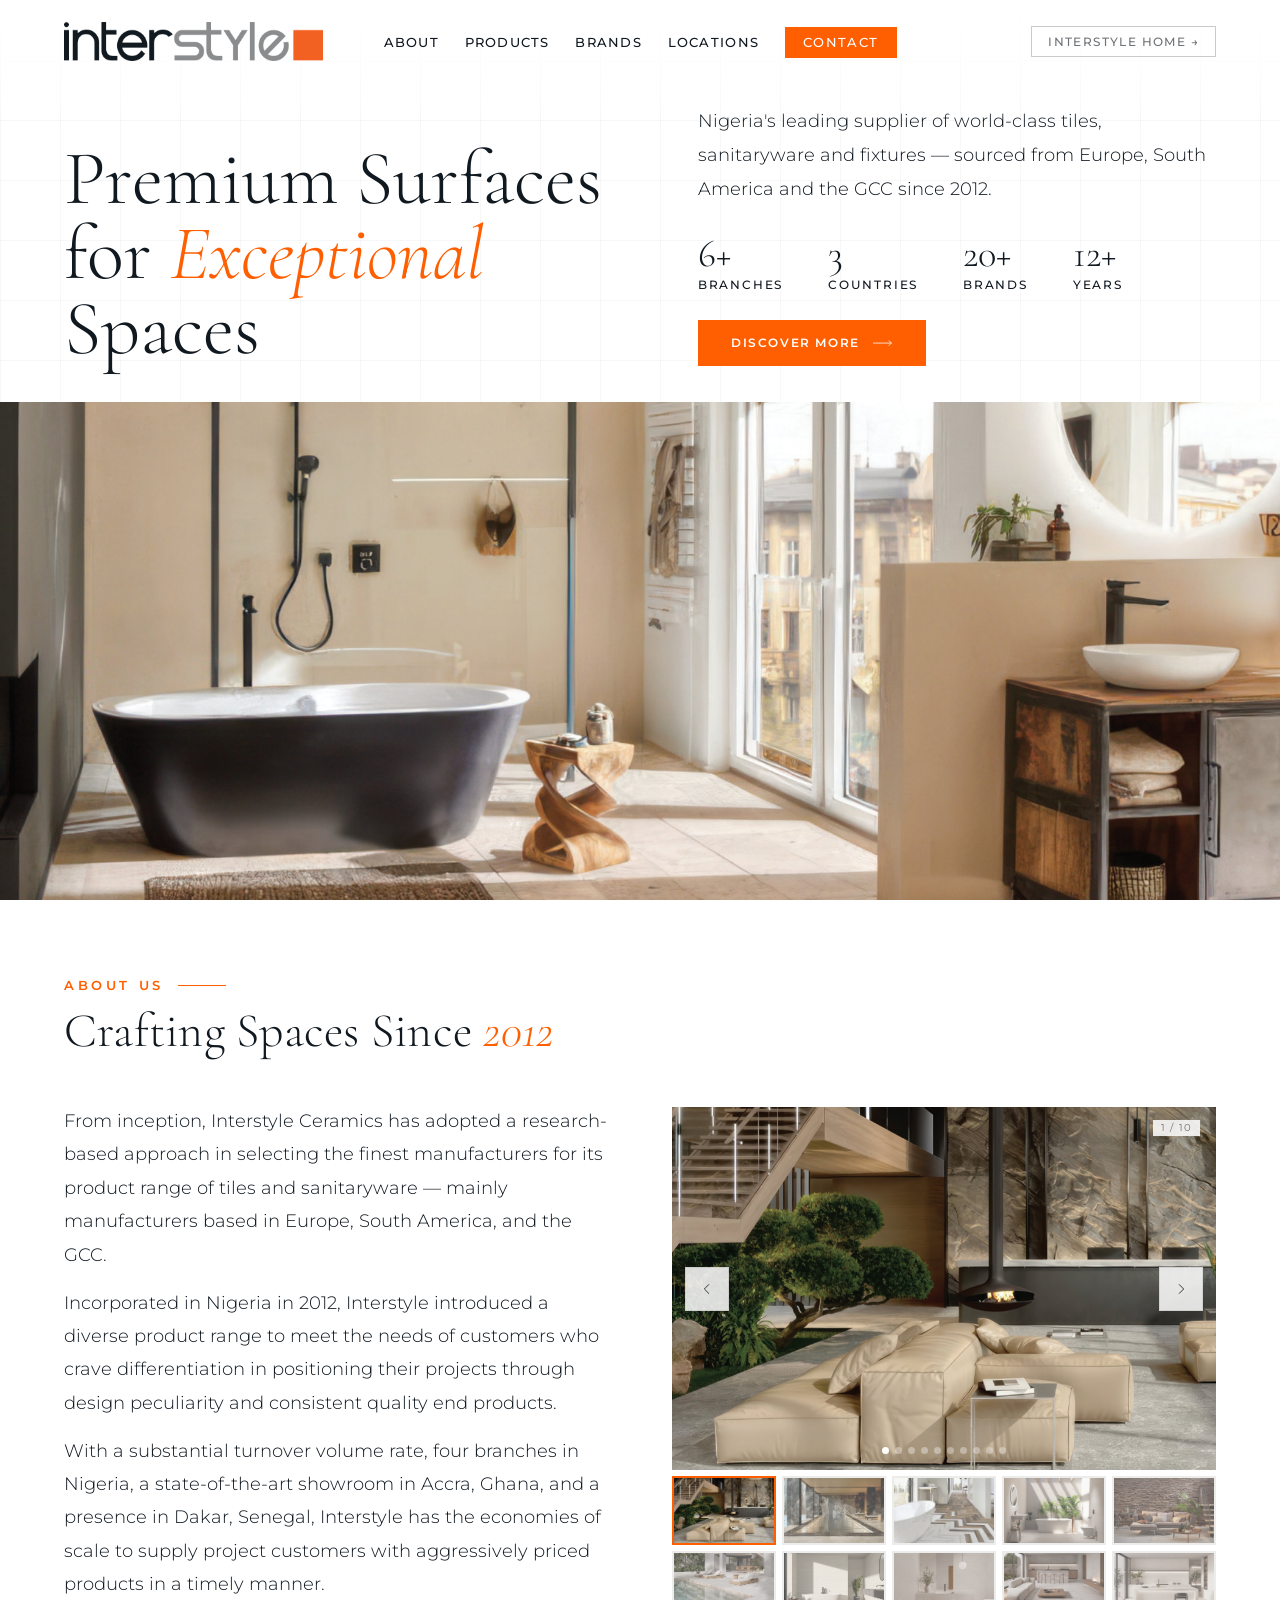
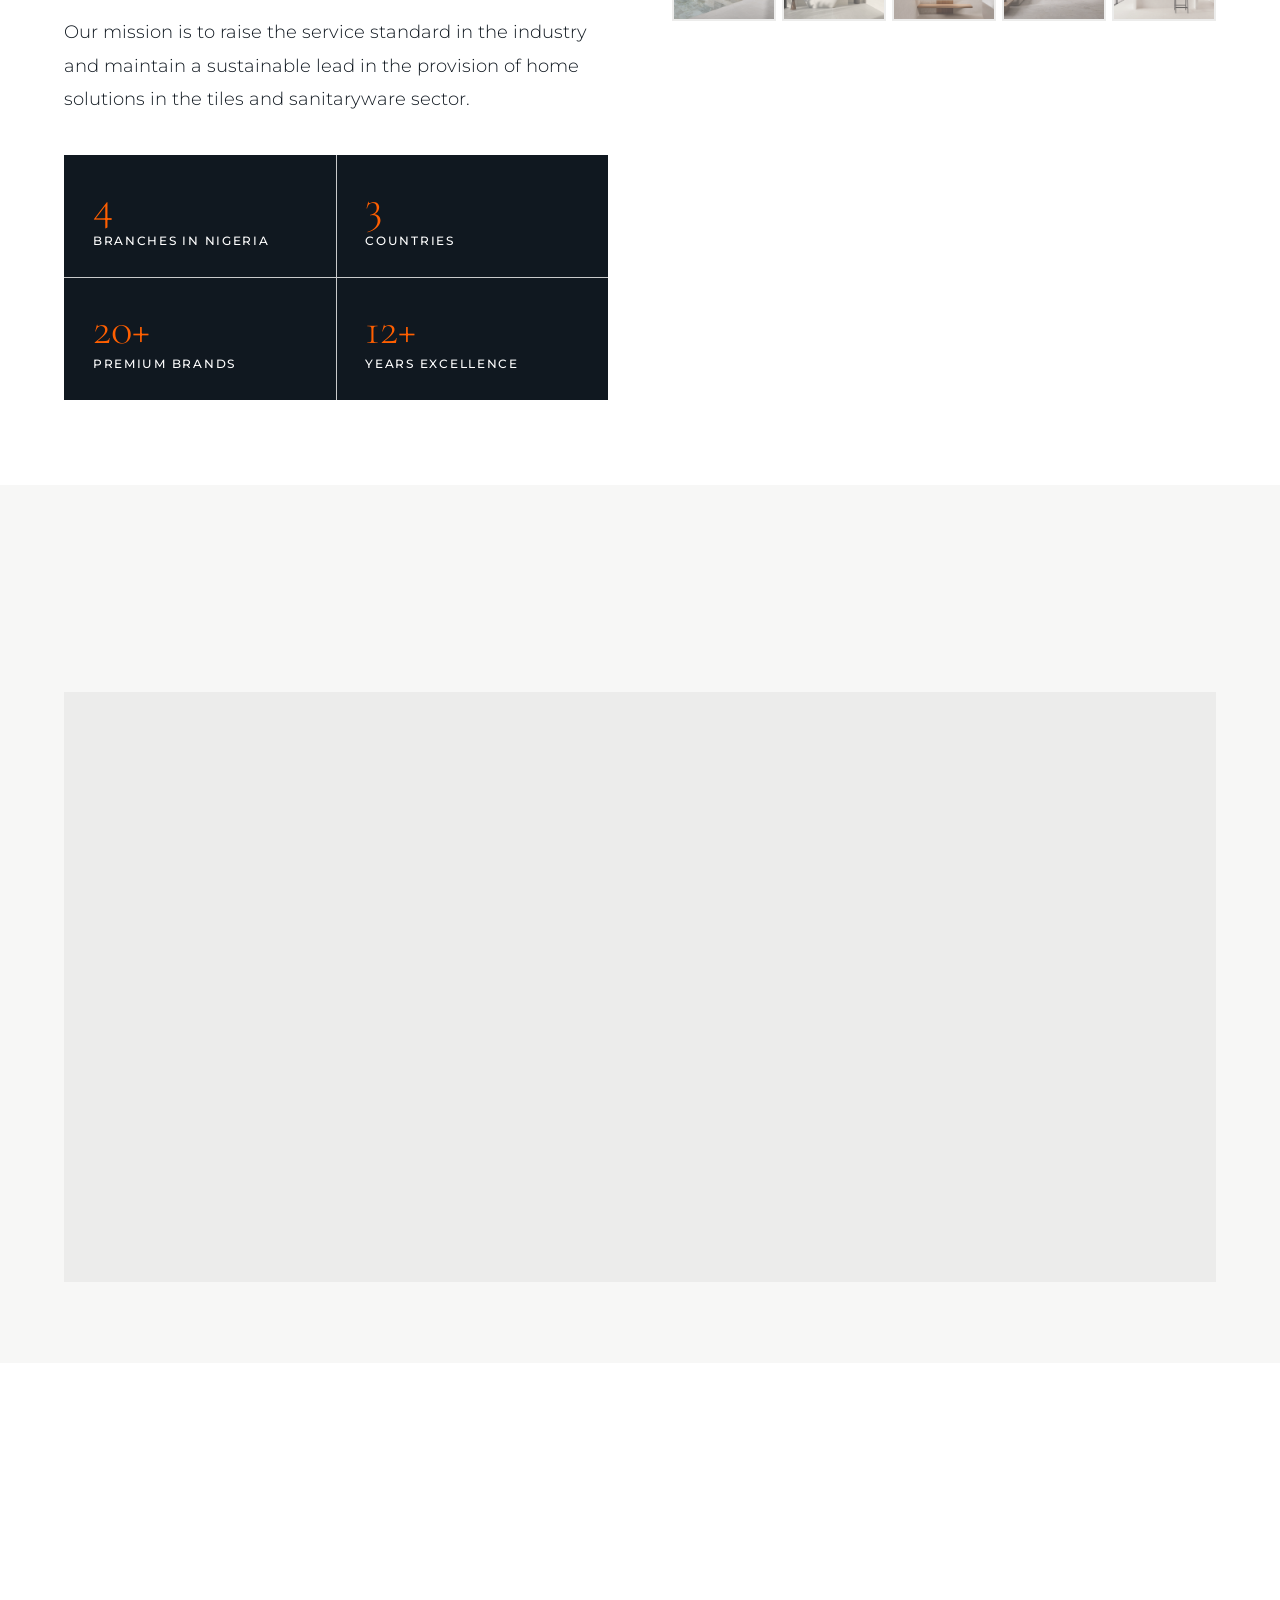
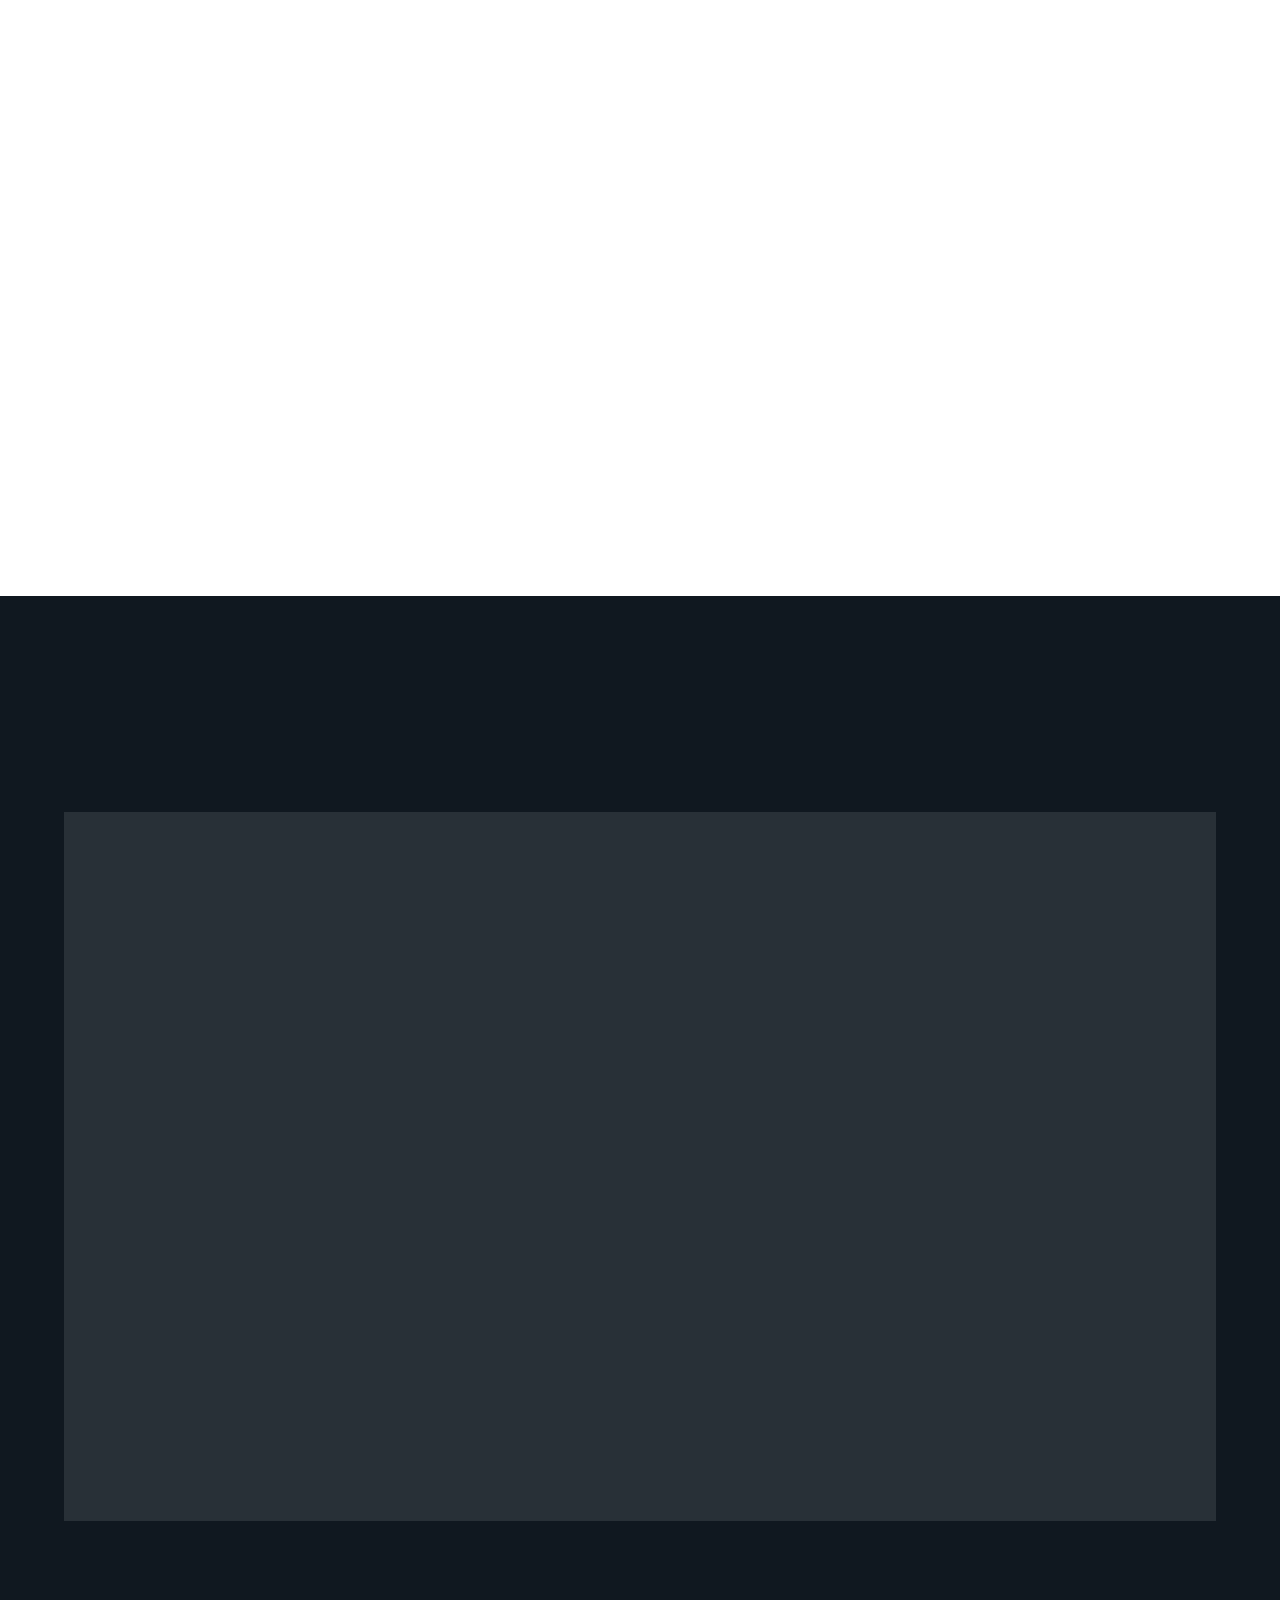
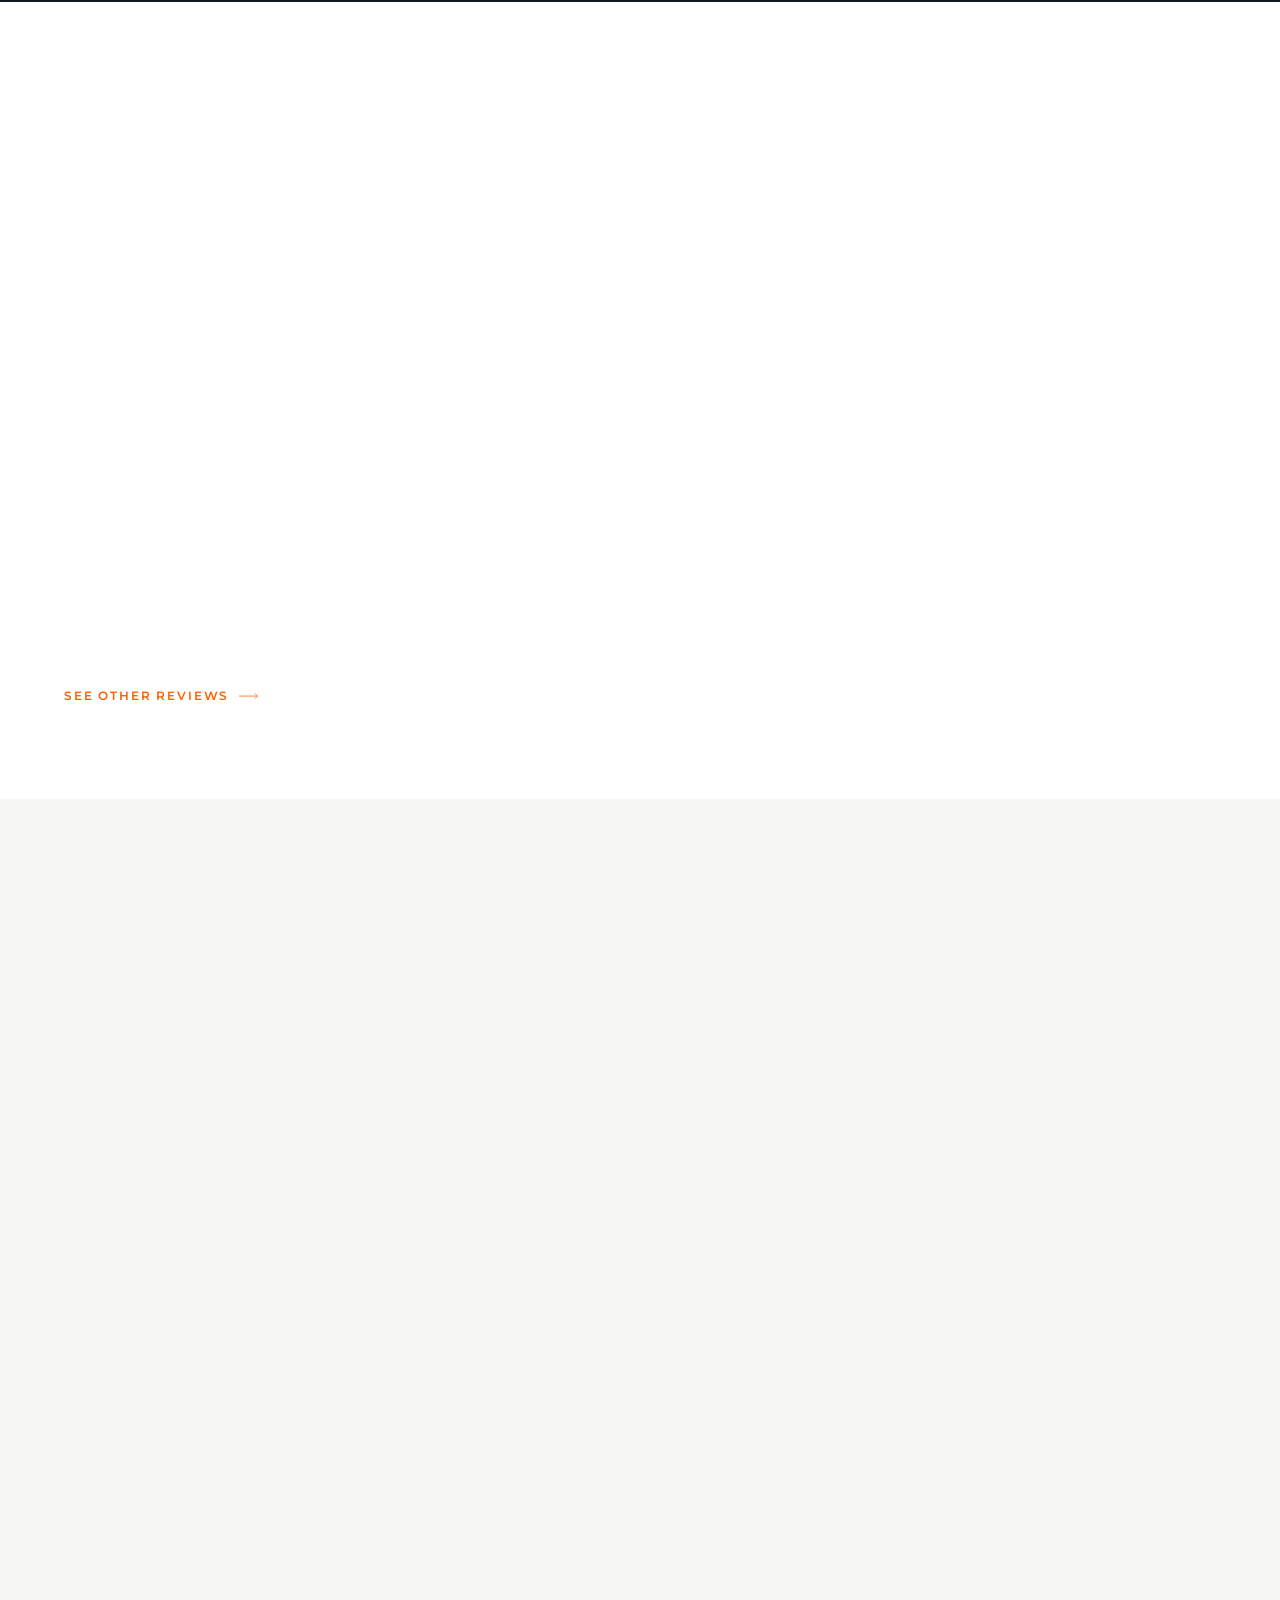
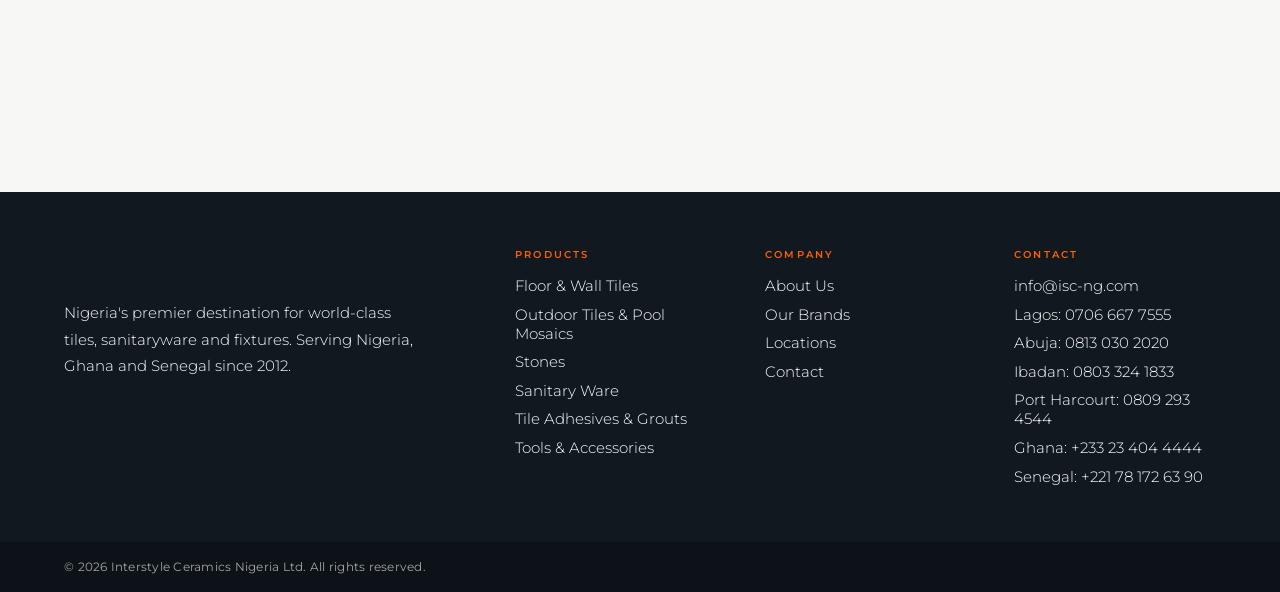
<file: interstyle/index.html>
<!DOCTYPE html>
<html lang="en">
<head>
  <meta charset="UTF-8">
  <meta name="viewport" content="width=device-width, initial-scale=1, viewport-fit=cover">

  <title>Interstyle — Premium Tiles, Sanitaryware &amp; Fixtures</title>
  <meta name="description" content="Nigeria's leading supplier of world-class tiles, sanitaryware and fixtures — sourced from Europe, South America and the GCC since 2012. Showrooms in Nigeria, Ghana and Senegal.">
  <meta name="theme-color" content="#101820">
  <!-- Light only: Samsung Internet and Chrome on Android auto-darken pages
       that state no preference, which inverted the whole design. -->
  <meta name="color-scheme" content="only light">

  <meta property="og:type" content="website">
  <meta property="og:title" content="Interstyle — Premium Tiles, Sanitaryware & Fixtures">
  <meta property="og:description" content="Premium surfaces for exceptional spaces. Design. Construct. Innovate.">
  <!-- Link previews: written by tools/share-preview.py -->
  <link rel="canonical" href="https://interstyleceramics.com/interstyle/">
  <meta property="og:url" content="https://interstyleceramics.com/interstyle/">
  <meta property="og:site_name" content="Interstyle">
  <meta property="og:image" content="https://interstyleceramics.com/assets/img/share/interstyle-a70a35.jpg">
  <meta property="og:image:type" content="image/jpeg">
  <meta property="og:image:width" content="1200">
  <meta property="og:image:height" content="630">
  <meta property="og:image:alt" content="Light-filled bathroom with stone floor tiles and a freestanding black bath, with the Interstyle logo">
  <meta name="twitter:card" content="summary_large_image">
  <!-- /Link previews -->

  <link rel="icon" href="/assets/img/favicon.svg" type="image/svg+xml">
  <link rel="preconnect" href="https://fonts.googleapis.com">
  <link rel="preconnect" href="https://fonts.gstatic.com" crossorigin>
  <link href="https://fonts.googleapis.com/css2?family=Cormorant+Garamond:ital,wght@0,300;0,400;1,300;1,400&family=Montserrat:wght@300;400;500;600&display=swap" rel="stylesheet">

  <link rel="stylesheet" href="/assets/css/tokens.css?v=17a4fd50">
  <link rel="stylesheet" href="/assets/css/base.css?v=7f4f8e27">
  <link rel="stylesheet" href="/assets/css/site.css?v=cf83943a">
  <link rel="stylesheet" href="/assets/css/brand-page.css?v=60721515">
</head>

<body>

<!-- ============================== NAVIGATION ============================= -->
<nav class="nav" data-nav aria-label="Main">
  <a class="nav__brand" href="/" aria-label="Interstyle — back to the start page">
    <img class="nav__logo" src="/assets/img/interstyle-logo.png" width="3000" height="448" alt="Interstyle">
  </a>

  <button class="nav__toggle" data-nav-toggle type="button" aria-expanded="false" aria-label="Menu">
    <span></span><span></span><span></span>
  </button>

  <div class="nav__panel">
    <ul class="nav__links">
      <li><a class="nav__link" href="#about">About</a></li>
      <li><a class="nav__link" href="#products">Products</a></li>
      <li><a class="nav__link" href="#brands">Brands</a></li>
      <li><a class="nav__link" href="#locations">Locations</a></li>
      <li><a class="nav__link nav__link--cta" href="#contact">Contact</a></li>
    </ul>
    <div class="nav__aside">
      <a class="nav__switch" href="/home/">Interstyle Home &rarr;</a>
    </div>
  </div>
</nav>

<!-- ================================= HERO =============================== -->
<header class="hero">
  <div class="hero__grid" aria-hidden="true"></div>

  <div class="hero__content">
    <div class="hero__lead">
      <h1 class="hero__title reveal" style="--reveal-delay: 200ms">
        Premium Surfaces<br>for <em>Exceptional</em> Spaces
      </h1>
    </div>

    <div class="hero__aside">
      <p class="hero__desc reveal" style="--reveal-delay: 320ms">
        Nigeria's leading supplier of world-class tiles, sanitaryware and fixtures
        — sourced from Europe, South America and the GCC since 2012.
      </p>

      <div class="stats reveal" style="--reveal-delay: 420ms">
        <div class="stat"><div class="stat__n">6+</div><div class="stat__l">Branches</div></div>
        <div class="stat"><div class="stat__n">3</div><div class="stat__l">Countries</div></div>
        <div class="stat"><div class="stat__n">20+</div><div class="stat__l">Brands</div></div>
        <div class="stat"><div class="stat__n">12+</div><div class="stat__l">Years</div></div>
      </div>

      <a class="btn reveal" style="--reveal-delay: 520ms" href="#about">
        Discover More
        <svg class="btn__arrow" viewBox="0 0 26 8" width="20" aria-hidden="true">
          <line x1="0" y1="4" x2="24" y2="4" stroke="currentColor" stroke-width="1"/>
          <polyline points="20.5,0.5 24,4 20.5,7.5" fill="none" stroke="currentColor" stroke-width="1"/>
        </svg>
      </a>
    </div>
  </div>

  <figure class="hero__media">
    <img data-parallax="0.14"
         src="/assets/img/ambiance/hero-bathroom-9eeba7-1920.jpg"
         srcset="/assets/img/ambiance/hero-bathroom-9eeba7-1280.jpg 1280w,
                 /assets/img/ambiance/hero-bathroom-9eeba7-1920.jpg 1920w,
                 /assets/img/ambiance/hero-bathroom-9eeba7-2560.jpg 2560w,
                 /assets/img/ambiance/hero-bathroom-9eeba7-3480.jpg 3480w,
                 /assets/img/ambiance/hero-bathroom-9eeba7-4800.jpg 4800w,
                 /assets/img/ambiance/hero-bathroom-9eeba7-6408.jpg 6408w"
         sizes="(orientation: portrait) 160vw, 112vw"
         width="6408" height="4800"
         style="object-position: center 68%"
         alt="Light-filled bathroom with stone floor tiles, freestanding black bath, walk-in shower and fireplace"
         fetchpriority="high">
  </figure>
</header>

<main>

  <!-- =============================== ABOUT ============================== -->
  <section class="section" id="about">
    <div class="section__head" data-inview>
      <p class="eyebrow">About Us</p>
      <h2 class="section__title">Crafting Spaces Since <em>2012</em></h2>
    </div>

    <div class="about">
      <div data-inview>
        <div class="about__body">
          <p>From inception, Interstyle Ceramics has adopted a research-based approach in selecting the finest manufacturers for its product range of tiles and sanitaryware — mainly manufacturers based in Europe, South America, and the GCC.</p>
          <p>Incorporated in Nigeria in 2012, Interstyle introduced a diverse product range to meet the needs of customers who crave differentiation in positioning their projects through design peculiarity and consistent quality end products.</p>
          <p>With a substantial turnover volume rate, four branches in Nigeria, a state-of-the-art showroom in Accra, Ghana, and a presence in Dakar, Senegal, Interstyle has the economies of scale to supply project customers with aggressively priced products in a timely manner.</p>
          <p>Our mission is to raise the service standard in the industry and maintain a sustainable lead in the provision of home solutions in the tiles and sanitaryware sector.</p>
        </div>

        <div class="statboxes">
          <div class="statbox"><div class="statbox__n">4</div><div class="statbox__l">Branches in Nigeria</div></div>
          <div class="statbox"><div class="statbox__n">3</div><div class="statbox__l">Countries</div></div>
          <div class="statbox"><div class="statbox__n">20+</div><div class="statbox__l">Premium Brands</div></div>
          <div class="statbox"><div class="statbox__n">12+</div><div class="statbox__l">Years Excellence</div></div>
        </div>
      </div>

      <div class="about__media" data-inview>
        <div class="carousel about__carousel" data-carousel data-interval="4500">
          <div class="carousel__slide is-active" data-slide><img data-parallax="0.07" src="/assets/img/ambiance/carousel-1.jpg" alt="Open-plan lounge with stone-effect feature wall, suspended fireplace and bonsai garden" loading="lazy"></div>
          <div class="carousel__slide" data-slide><img data-parallax="0.07" src="/assets/img/ambiance/carousel-2.jpg" alt="Indoor pool framed in large-format marble-effect slabs" loading="lazy"></div>
          <div class="carousel__slide" data-slide><img data-parallax="0.07" src="/assets/img/ambiance/carousel-3.jpg" alt="Freestanding bath on a herringbone floor of wood-effect and marble-effect tiles" loading="lazy"></div>
          <div class="carousel__slide" data-slide><img data-parallax="0.07" src="/assets/img/ambiance/carousel-4.jpg" alt="Skylit bathroom in large-format stone-effect porcelain with wall-hung sanitaryware" loading="lazy"></div>
          <div class="carousel__slide" data-slide><img data-parallax="0.07" src="/assets/img/ambiance/carousel-5.jpg" alt="Living room with a natural stone cladding feature wall" loading="lazy"></div>
          <div class="carousel__slide" data-slide><img data-parallax="0.07" src="/assets/img/ambiance/carousel-6.jpg" alt="Poolside terrace in pale stone-effect tiles, with sun loungers and a shaded outdoor dining area" loading="lazy"></div>
          <div class="carousel__slide" data-slide><img data-parallax="0.07" src="/assets/img/ambiance/carousel-7.jpg" alt="Bathroom in soft pearl large-format tiles, with a freestanding bath and a wall-hung stone basin" loading="lazy"></div>
          <div class="carousel__slide" data-slide><img data-parallax="0.07" src="/assets/img/ambiance/carousel-8.jpg" alt="Bathroom with a stone washbasin on a timber shelf, mosaic wall panel and pendant light" loading="lazy"></div>
          <div class="carousel__slide" data-slide><img data-parallax="0.07" src="/assets/img/ambiance/carousel-9.jpg" alt="Open-plan living room and kitchen with a pale stone-effect floor and marble-effect island" loading="lazy"></div>
          <div class="carousel__slide" data-slide><img data-parallax="0.07" src="/assets/img/ambiance/carousel-10.jpg" alt="Kitchen with a stone-effect island, integrated lighting and floor-to-ceiling garden windows" loading="lazy"></div>

          <button class="carousel__nav carousel__nav--prev" data-prev type="button" aria-label="Previous image">
            <svg viewBox="0 0 24 24" aria-hidden="true"><path d="M15 5l-7 7 7 7"/></svg>
          </button>
          <button class="carousel__nav carousel__nav--next" data-next type="button" aria-label="Next image">
            <svg viewBox="0 0 24 24" aria-hidden="true"><path d="M9 5l7 7-7 7"/></svg>
          </button>

          <div class="carousel__dots">
            <button class="carousel__dot is-active" data-dot type="button" aria-label="Image 1"></button>
            <button class="carousel__dot" data-dot type="button" aria-label="Image 2"></button>
            <button class="carousel__dot" data-dot type="button" aria-label="Image 3"></button>
            <button class="carousel__dot" data-dot type="button" aria-label="Image 4"></button>
            <button class="carousel__dot" data-dot type="button" aria-label="Image 5"></button>
            <button class="carousel__dot" data-dot type="button" aria-label="Image 6"></button>
            <button class="carousel__dot" data-dot type="button" aria-label="Image 7"></button>
            <button class="carousel__dot" data-dot type="button" aria-label="Image 8"></button>
            <button class="carousel__dot" data-dot type="button" aria-label="Image 9"></button>
            <button class="carousel__dot" data-dot type="button" aria-label="Image 10"></button>
          </div>
          <div class="carousel__count" data-count>1 / 10</div>
        </div>

        <!-- Thumbnails, built from the slides by site.js -->
        <div class="about__thumbs" data-carousel-thumbs></div>
      </div>
    </div>
  </section>

  <!-- ============================= PRODUCTS ============================= -->
  <section class="section section--cream" id="products">
    <div class="section__head" data-inview>
      <p class="eyebrow">What We Offer</p>
      <h2 class="section__title">Our <em>Product Range</em></h2>
    </div>

    <div class="products">
      <button class="product" type="button" data-product="floor-wall-tiles" data-inview>
        <div class="product__ic" aria-hidden="true">&#9633;</div>
        <h3 class="product__nm">Floor &amp; Wall Tiles</h3>
        <p class="product__ds">Porcelain, ceramic, natural stone, mosaics, large format and decorative tiles from the world's finest manufacturers.</p>
        <span class="product__cta">View Ambiance
          <svg viewBox="0 0 26 8" aria-hidden="true"><line x1="0" y1="4" x2="24" y2="4"/><polyline points="20.5,0.5 24,4 20.5,7.5"/></svg>
        </span>
      </button>

      <button class="product" type="button" data-product="outdoor-tiles" data-inview>
        <div class="product__ic" aria-hidden="true">&#9651;</div>
        <h3 class="product__nm">Outdoor Tiles &amp; Pool Mosaics</h3>
        <p class="product__ds">Anti-slip, frost-resistant and UV-stable tiles for terraces and facades, with pool mosaics, copings and edging.</p>
        <span class="product__cta">View Ambiance
          <svg viewBox="0 0 26 8" aria-hidden="true"><line x1="0" y1="4" x2="24" y2="4"/><polyline points="20.5,0.5 24,4 20.5,7.5"/></svg>
        </span>
      </button>

      <button class="product" type="button" data-product="stone" data-inview>
        <div class="product__ic" aria-hidden="true">&#9672;</div>
        <h3 class="product__nm">Stones</h3>
        <p class="product__ds">Cultured stone and brick cladding with the texture of natural rock, for feature walls, fireplaces and facades — indoors and out.</p>
        <span class="product__cta">View Ambiance
          <svg viewBox="0 0 26 8" aria-hidden="true"><line x1="0" y1="4" x2="24" y2="4"/><polyline points="20.5,0.5 24,4 20.5,7.5"/></svg>
        </span>
      </button>

      <button class="product" type="button" data-product="sanitary-ware" data-inview>
        <div class="product__ic" aria-hidden="true">&#9675;</div>
        <h3 class="product__nm">Sanitary Ware</h3>
        <p class="product__ds">WCs, basins, baths, showers and brassware — complete bathroom suites and the fixtures that finish them.</p>
        <span class="product__cta">View Ambiance
          <svg viewBox="0 0 26 8" aria-hidden="true"><line x1="0" y1="4" x2="24" y2="4"/><polyline points="20.5,0.5 24,4 20.5,7.5"/></svg>
        </span>
      </button>

      <button class="product" type="button" data-product="adhesives-grouts" data-inview>
        <div class="product__ic" aria-hidden="true">&#9632;</div>
        <h3 class="product__nm">Tile Adhesives &amp; Grouts</h3>
        <p class="product__ds">Professional-grade installation systems ensuring longevity and perfection in every installation.</p>
        <span class="product__cta">View Ambiance
          <svg viewBox="0 0 26 8" aria-hidden="true"><line x1="0" y1="4" x2="24" y2="4"/><polyline points="20.5,0.5 24,4 20.5,7.5"/></svg>
        </span>
      </button>

      <button class="product" type="button" data-product="tools-accessories" data-inview>
        <div class="product__ic" aria-hidden="true">&#9671;</div>
        <h3 class="product__nm">Tools &amp; Accessories</h3>
        <p class="product__ds">Professional tile-cutting tools, levelling systems and accessories for trade and project customers.</p>
        <span class="product__cta">View Ambiance
          <svg viewBox="0 0 26 8" aria-hidden="true"><line x1="0" y1="4" x2="24" y2="4"/><polyline points="20.5,0.5 24,4 20.5,7.5"/></svg>
        </span>
      </button>
    </div>
  </section>

  <!-- ============================== BRANDS ============================== -->
  <section class="section" id="brands">
    <div class="section__head" data-inview>
      <p class="eyebrow">Our Partners</p>
      <h2 class="section__title">World-Class <em>Brands</em></h2>
      <p class="section__intro">Authorised dealers for the world's most prestigious tile, sanitaryware and fixture manufacturers.</p>
    </div>

    <div class="brands" data-inview>
      <div class="brand brand--wide" data-brand="Porcelanosa"><img src="/assets/img/brands/porcelanosa.png" alt="Porcelanosa" loading="lazy"></div>
      <div class="brand" data-brand="RAK Ceramics"><img src="/assets/img/brands/rak-ceramics.png" alt="RAK Ceramics" loading="lazy"></div>
      <div class="brand" data-brand="Portobello"><img src="/assets/img/brands/portobello.webp" alt="Portobello" loading="lazy"></div>
      <div class="brand brand--lg" data-brand="STN Ceramica"><img src="/assets/img/brands/stn-ceramica.png" alt="STN Ceramica" loading="lazy"></div>
      <div class="brand" data-brand="Ecoceramic"><img src="/assets/img/brands/ecoceramic.jpg" alt="Ecoceramic" loading="lazy"></div>
      <div class="brand" data-brand="Living Ceramics"><img src="/assets/img/brands/living-ceramics.png" alt="Living Ceramics" loading="lazy"></div>
      <div class="brand" data-brand="Epsilon Tile"><img src="/assets/img/brands/epsilon-tile.png" alt="Epsilon Tile" loading="lazy"></div>
      <div class="brand" data-brand="Kohler"><img src="/assets/img/brands/kohler.png" alt="Kohler" loading="lazy"></div>
      <div class="brand brand--wide" data-brand="Hansgrohe"><img src="/assets/img/brands/hansgrohe.png" alt="Hansgrohe" loading="lazy"></div>
      <div class="brand brand--wide" data-brand="Geberit"><img src="/assets/img/brands/geberit.png" alt="Geberit" loading="lazy"></div>
      <div class="brand" data-brand="Kludi"><img src="/assets/img/brands/kludi.png" alt="Kludi" loading="lazy"></div>
      <div class="brand" data-brand="Noken"><img src="/assets/img/brands/noken.png" alt="Noken" loading="lazy"></div>
      <div class="brand" data-brand="Gala"><img src="/assets/img/brands/gala.png" alt="Gala" loading="lazy"></div>
      <div class="brand" data-brand="Ariston"><img src="/assets/img/brands/ariston.png" alt="Ariston" loading="lazy"></div>
      <div class="brand" data-brand="Sonia"><img src="/assets/img/brands/sonia.png" alt="Sonia" loading="lazy"></div>
      <div class="brand" data-brand="Laticrete"><img src="/assets/img/brands/laticrete.png" alt="Laticrete" loading="lazy"></div>
      <div class="brand" data-brand="Rubi"><img src="/assets/img/brands/rubi.png" alt="Rubi" loading="lazy"></div>
      <div class="brand" data-brand="Alumácer"><img src="/assets/img/brands/alumacer.png" alt="Alumácer" loading="lazy"></div>
      <div class="brand" data-brand="AstralPool"><img src="/assets/img/brands/astralpool.png" alt="AstralPool" loading="lazy"></div>
      <div class="brand" data-brand="Legrand"><img src="/assets/img/brands/legrand.png" alt="Legrand" loading="lazy"></div>
    </div>
  </section>

  <!-- ============================ LOCATIONS ============================= -->
  <section class="section section--dark" id="locations">
    <div class="section__head" data-inview>
      <p class="eyebrow">Find Us</p>
      <h2 class="section__title">Our <em>Showrooms</em></h2>
    </div>

    <div class="locations">
      <div class="location" data-inview>
        <div class="location__n">01</div>
        <div class="location__cy">Nigeria</div>
        <h3 class="location__ct">Lagos</h3>
        <p class="location__ad">22A Ligali Ayorinde Street<br>Victoria Island, Lagos</p>
        <div class="location__links">
          <a class="location__ph" href="tel:07066677555"><svg viewBox="0 0 24 24" aria-hidden="true"><path d="M2.25 6.75c0 8.284 6.716 15 15 15h2.25a2.25 2.25 0 002.25-2.25v-1.372c0-.516-.351-.966-.852-1.091l-4.423-1.106c-.44-.11-.902.055-1.173.417l-.97 1.293c-.282.376-.769.542-1.21.38a12.035 12.035 0 01-7.143-7.143c-.162-.441.004-.928.38-1.21l1.293-.97c.363-.271.527-.734.417-1.173L6.963 3.102a1.125 1.125 0 00-1.091-.852H4.5A2.25 2.25 0 002.25 4.5v2.25z"/></svg>0706 667 7555</a>
          <a class="location__map" href="https://www.google.com/maps/dir/?api=1&amp;destination=Interstyle%20Ceramics%20Lagos%2C%2022A%20Ligali%20Ayorinde%20Street%2C%20Victoria%20Island%2C%20Lagos%2C%20Nigeria&amp;destination_place_id=ChIJ6Vr3SBb1OxARUGxdE69Ypjg" target="_blank" rel="noopener" aria-label="Get directions to the Lagos showroom in Google Maps"><svg viewBox="0 0 24 24" aria-hidden="true"><path d="M15 10.5a3 3 0 11-6 0 3 3 0 016 0z"/><path d="M19.5 10.5c0 7.142-7.5 11.25-7.5 11.25S4.5 17.642 4.5 10.5a7.5 7.5 0 1115 0z"/></svg>Get directions</a>
        </div>
      </div>

      <div class="location" data-inview>
        <div class="location__n">02</div>
        <div class="location__cy">Nigeria</div>
        <h3 class="location__ct">Abuja</h3>
        <p class="location__ad">1145 Aminu Kano Crescent<br>Wuse 2, Abuja</p>
        <div class="location__links">
          <a class="location__ph" href="tel:08130302020"><svg viewBox="0 0 24 24" aria-hidden="true"><path d="M2.25 6.75c0 8.284 6.716 15 15 15h2.25a2.25 2.25 0 002.25-2.25v-1.372c0-.516-.351-.966-.852-1.091l-4.423-1.106c-.44-.11-.902.055-1.173.417l-.97 1.293c-.282.376-.769.542-1.21.38a12.035 12.035 0 01-7.143-7.143c-.162-.441.004-.928.38-1.21l1.293-.97c.363-.271.527-.734.417-1.173L6.963 3.102a1.125 1.125 0 00-1.091-.852H4.5A2.25 2.25 0 002.25 4.5v2.25z"/></svg>0813 030 2020</a>
          <a class="location__map" href="https://www.google.com/maps/dir/?api=1&amp;destination=Interstyle%20Ceramics%20Abuja%2C%201145%20Aminu%20Kano%20Crescent%2C%20Wuse%202%2C%20Abuja%2C%20Nigeria&amp;destination_place_id=ChIJIyETkvEKThARjqEgt2mkjf4" target="_blank" rel="noopener" aria-label="Get directions to the Abuja showroom in Google Maps"><svg viewBox="0 0 24 24" aria-hidden="true"><path d="M15 10.5a3 3 0 11-6 0 3 3 0 016 0z"/><path d="M19.5 10.5c0 7.142-7.5 11.25-7.5 11.25S4.5 17.642 4.5 10.5a7.5 7.5 0 1115 0z"/></svg>Get directions</a>
        </div>
      </div>

      <div class="location" data-inview>
        <div class="location__n">03</div>
        <div class="location__cy">Nigeria</div>
        <h3 class="location__ct">Ibadan</h3>
        <p class="location__ad">2nd Floor, Tafotech Building<br>MKO Abiola Way, Ring Road</p>
        <div class="location__links">
          <a class="location__ph" href="tel:08033241833"><svg viewBox="0 0 24 24" aria-hidden="true"><path d="M2.25 6.75c0 8.284 6.716 15 15 15h2.25a2.25 2.25 0 002.25-2.25v-1.372c0-.516-.351-.966-.852-1.091l-4.423-1.106c-.44-.11-.902.055-1.173.417l-.97 1.293c-.282.376-.769.542-1.21.38a12.035 12.035 0 01-7.143-7.143c-.162-.441.004-.928.38-1.21l1.293-.97c.363-.271.527-.734.417-1.173L6.963 3.102a1.125 1.125 0 00-1.091-.852H4.5A2.25 2.25 0 002.25 4.5v2.25z"/></svg>0803 324 1833</a>
          <a class="location__map" href="https://www.google.com/maps/dir/?api=1&amp;destination=Tafotech%20Building%2C%20MKO%20Abiola%20Way%2C%20Ring%20Road%2C%20Ibadan%2C%20Nigeria" target="_blank" rel="noopener" aria-label="Get directions to the Ibadan showroom in Google Maps"><svg viewBox="0 0 24 24" aria-hidden="true"><path d="M15 10.5a3 3 0 11-6 0 3 3 0 016 0z"/><path d="M19.5 10.5c0 7.142-7.5 11.25-7.5 11.25S4.5 17.642 4.5 10.5a7.5 7.5 0 1115 0z"/></svg>Get directions</a>
        </div>
      </div>

      <div class="location" data-inview>
        <div class="location__n">04</div>
        <div class="location__cy">Nigeria</div>
        <h3 class="location__ct">Port Harcourt</h3>
        <p class="location__ad">Woji Road<br>GRA Phase II, Port Harcourt</p>
        <div class="location__links">
          <a class="location__ph" href="tel:08092934544"><svg viewBox="0 0 24 24" aria-hidden="true"><path d="M2.25 6.75c0 8.284 6.716 15 15 15h2.25a2.25 2.25 0 002.25-2.25v-1.372c0-.516-.351-.966-.852-1.091l-4.423-1.106c-.44-.11-.902.055-1.173.417l-.97 1.293c-.282.376-.769.542-1.21.38a12.035 12.035 0 01-7.143-7.143c-.162-.441.004-.928.38-1.21l1.293-.97c.363-.271.527-.734.417-1.173L6.963 3.102a1.125 1.125 0 00-1.091-.852H4.5A2.25 2.25 0 002.25 4.5v2.25z"/></svg>0809 293 4544</a>
          <a class="location__map" href="https://www.google.com/maps/dir/?api=1&amp;destination=Woji%20Road%2C%20GRA%20Phase%20II%2C%20Port%20Harcourt%2C%20Nigeria" target="_blank" rel="noopener" aria-label="Get directions to the Port Harcourt showroom in Google Maps"><svg viewBox="0 0 24 24" aria-hidden="true"><path d="M15 10.5a3 3 0 11-6 0 3 3 0 016 0z"/><path d="M19.5 10.5c0 7.142-7.5 11.25-7.5 11.25S4.5 17.642 4.5 10.5a7.5 7.5 0 1115 0z"/></svg>Get directions</a>
        </div>
      </div>

      <div class="location" data-inview>
        <div class="location__n">05</div>
        <div class="location__cy">Ghana</div>
        <h3 class="location__ct">Accra</h3>
        <p class="location__ad">33A1 Spintex Road, Accra</p>
        <div class="location__links">
          <a class="location__ph" href="tel:+233234044444"><svg viewBox="0 0 24 24" aria-hidden="true"><path d="M2.25 6.75c0 8.284 6.716 15 15 15h2.25a2.25 2.25 0 002.25-2.25v-1.372c0-.516-.351-.966-.852-1.091l-4.423-1.106c-.44-.11-.902.055-1.173.417l-.97 1.293c-.282.376-.769.542-1.21.38a12.035 12.035 0 01-7.143-7.143c-.162-.441.004-.928.38-1.21l1.293-.97c.363-.271.527-.734.417-1.173L6.963 3.102a1.125 1.125 0 00-1.091-.852H4.5A2.25 2.25 0 002.25 4.5v2.25z"/></svg>+233 23 404 4444</a>
          <a class="location__ph" href="mailto:karam@isc-ng.com"><svg viewBox="0 0 24 24" aria-hidden="true"><path d="M21.75 6.75v10.5a2.25 2.25 0 01-2.25 2.25h-15a2.25 2.25 0 01-2.25-2.25V6.75m19.5 0A2.25 2.25 0 0019.5 4.5h-15a2.25 2.25 0 00-2.25 2.25m19.5 0v.243a2.25 2.25 0 01-1.07 1.916l-7.5 4.615a2.25 2.25 0 01-2.36 0L3.32 8.91a2.25 2.25 0 01-1.07-1.916V6.75"/></svg>karam@isc-ng.com</a>
          <a class="location__map" href="https://www.google.com/maps/dir/?api=1&amp;destination=Interstyle%20Ceramics%20Ghana%2C%2033A1%20Spintex%20Road%2C%20Accra%2C%20Ghana&amp;destination_place_id=ChIJU1DxwPaF3w8RzGNF9MKQvHI" target="_blank" rel="noopener" aria-label="Get directions to the Accra showroom in Google Maps"><svg viewBox="0 0 24 24" aria-hidden="true"><path d="M15 10.5a3 3 0 11-6 0 3 3 0 016 0z"/><path d="M19.5 10.5c0 7.142-7.5 11.25-7.5 11.25S4.5 17.642 4.5 10.5a7.5 7.5 0 1115 0z"/></svg>Get directions</a>
        </div>
      </div>

      <div class="location" data-inview>
        <div class="location__n">06</div>
        <div class="location__cy">Senegal</div>
        <h3 class="location__ct">Dakar</h3>
        <ul class="location__list">
          <li>15 Rue Carnot, Dakar 10200</li>
          <li>Route de Ngaparou, Région&nbsp;de&nbsp;Thiès</li>
        </ul>
        <div class="location__links">
          <a class="location__ph" href="tel:+221781726390"><svg viewBox="0 0 24 24" aria-hidden="true"><path d="M2.25 6.75c0 8.284 6.716 15 15 15h2.25a2.25 2.25 0 002.25-2.25v-1.372c0-.516-.351-.966-.852-1.091l-4.423-1.106c-.44-.11-.902.055-1.173.417l-.97 1.293c-.282.376-.769.542-1.21.38a12.035 12.035 0 01-7.143-7.143c-.162-.441.004-.928.38-1.21l1.293-.97c.363-.271.527-.734.417-1.173L6.963 3.102a1.125 1.125 0 00-1.091-.852H4.5A2.25 2.25 0 002.25 4.5v2.25z"/></svg>+221 78 172 63 90</a>
          <a class="location__ph" href="mailto:ibrahim.yazbeck@isc-ng.com"><svg viewBox="0 0 24 24" aria-hidden="true"><path d="M21.75 6.75v10.5a2.25 2.25 0 01-2.25 2.25h-15a2.25 2.25 0 01-2.25-2.25V6.75m19.5 0A2.25 2.25 0 0019.5 4.5h-15a2.25 2.25 0 00-2.25 2.25m19.5 0v.243a2.25 2.25 0 01-1.07 1.916l-7.5 4.615a2.25 2.25 0 01-2.36 0L3.32 8.91a2.25 2.25 0 01-1.07-1.916V6.75"/></svg>ibrahim.yazbeck@isc-ng.com</a>
          <a class="location__map" href="https://www.google.com/maps/dir/?api=1&amp;destination=15%20Rue%20Carnot%2C%20Dakar%2010200%2C%20Senegal" target="_blank" rel="noopener" aria-label="Directions to the Rue Carnot showroom in Dakar in Google Maps"><svg viewBox="0 0 24 24" aria-hidden="true"><path d="M15 10.5a3 3 0 11-6 0 3 3 0 016 0z"/><path d="M19.5 10.5c0 7.142-7.5 11.25-7.5 11.25S4.5 17.642 4.5 10.5a7.5 7.5 0 1115 0z"/></svg>Directions · Rue Carnot</a>
          <a class="location__map" href="https://www.google.com/maps/dir/?api=1&amp;destination=Route%20de%20Ngaparou%2C%20R%C3%A9gion%20de%20Thi%C3%A8s%2C%20Senegal" target="_blank" rel="noopener" aria-label="Directions to the Route de Ngaparou showroom in Google Maps"><svg viewBox="0 0 24 24" aria-hidden="true"><path d="M15 10.5a3 3 0 11-6 0 3 3 0 016 0z"/><path d="M19.5 10.5c0 7.142-7.5 11.25-7.5 11.25S4.5 17.642 4.5 10.5a7.5 7.5 0 1115 0z"/></svg>Directions · Ngaparou</a>
        </div>
      </div>
    </div>
  </section>

  <!-- ============================== REVIEWS =============================== -->
  <section class="section" id="reviews" data-reviews hidden>
    <div class="section__head" data-inview>
      <p class="eyebrow">Client Reviews</p>
      <h2 class="section__title">What Our <em>Clients</em> Say</h2>
    </div>

    <div class="reviews">
      <ul class="reviews__list" data-reviews-list aria-live="polite"></ul>
      <button class="reviews__more" type="button" data-reviews-more>
          See other reviews
          <svg viewBox="0 0 26 8" width="20" aria-hidden="true">
            <line x1="0" y1="4" x2="24" y2="4" stroke="currentColor" stroke-width="1"/>
            <polyline points="20.5,0.5 24,4 20.5,7.5" fill="none" stroke="currentColor" stroke-width="1"/>
          </svg>
      </button>
    </div>
  </section>

  <!-- ============================= CONTACT ============================== -->
  <section class="section section--cream" id="contact">
    <div class="section__head" data-inview>
      <p class="eyebrow">Get In Touch</p>
      <h2 class="section__title">Start Your <em>Project</em> With Us</h2>
    </div>

    <div class="contact">
      <div data-inview>
        <p class="section__intro">Whether you're an architect, developer, designer or homeowner — our team is ready to help you find the perfect surfaces.</p>

        <div class="contact__list">
          <div class="contact__item">
            <div class="contact__icon"><svg viewBox="0 0 24 24" aria-hidden="true"><path stroke-linecap="round" stroke-linejoin="round" d="M21.75 6.75v10.5a2.25 2.25 0 01-2.25 2.25h-15a2.25 2.25 0 01-2.25-2.25V6.75m19.5 0A2.25 2.25 0 0019.5 4.5h-15a2.25 2.25 0 00-2.25 2.25m19.5 0v.243a2.25 2.25 0 01-1.07 1.916l-7.5 4.615a2.25 2.25 0 01-2.36 0L3.32 8.91a2.25 2.25 0 01-1.07-1.916V6.75"/></svg></div>
            <div><span class="contact__lbl">Email</span><a class="contact__val" href="mailto:info@isc-ng.com">info@isc-ng.com</a></div>
          </div>

          <div class="contact__item">
            <div class="contact__icon"><svg viewBox="0 0 24 24" aria-hidden="true"><path stroke-linecap="round" stroke-linejoin="round" d="M2.25 6.75c0 8.284 6.716 15 15 15h2.25a2.25 2.25 0 002.25-2.25v-1.372c0-.516-.351-.966-.852-1.091l-4.423-1.106c-.44-.11-.902.055-1.173.417l-.97 1.293c-.282.376-.769.542-1.21.38a12.035 12.035 0 01-7.143-7.143c-.162-.441.004-.928.38-1.21l1.293-.97c.363-.271.527-.734.417-1.173L6.963 3.102a1.125 1.125 0 00-1.091-.852H4.5A2.25 2.25 0 002.25 4.5v2.25z"/></svg></div>
            <div><span class="contact__lbl">Lagos</span><a class="contact__val" href="tel:07066677555">0706 667 7555</a></div>
          </div>

          <div class="contact__item">
            <div class="contact__icon"><svg viewBox="0 0 24 24" aria-hidden="true"><path stroke-linecap="round" stroke-linejoin="round" d="M2.25 6.75c0 8.284 6.716 15 15 15h2.25a2.25 2.25 0 002.25-2.25v-1.372c0-.516-.351-.966-.852-1.091l-4.423-1.106c-.44-.11-.902.055-1.173.417l-.97 1.293c-.282.376-.769.542-1.21.38a12.035 12.035 0 01-7.143-7.143c-.162-.441.004-.928.38-1.21l1.293-.97c.363-.271.527-.734.417-1.173L6.963 3.102a1.125 1.125 0 00-1.091-.852H4.5A2.25 2.25 0 002.25 4.5v2.25z"/></svg></div>
            <div><span class="contact__lbl">Abuja</span><a class="contact__val" href="tel:08130302020">0813 030 2020</a></div>
          </div>

          <div class="contact__item">
            <div class="contact__icon"><svg viewBox="0 0 24 24" aria-hidden="true"><path stroke-linecap="round" stroke-linejoin="round" d="M2.25 6.75c0 8.284 6.716 15 15 15h2.25a2.25 2.25 0 002.25-2.25v-1.372c0-.516-.351-.966-.852-1.091l-4.423-1.106c-.44-.11-.902.055-1.173.417l-.97 1.293c-.282.376-.769.542-1.21.38a12.035 12.035 0 01-7.143-7.143c-.162-.441.004-.928.38-1.21l1.293-.97c.363-.271.527-.734.417-1.173L6.963 3.102a1.125 1.125 0 00-1.091-.852H4.5A2.25 2.25 0 002.25 4.5v2.25z"/></svg></div>
            <div><span class="contact__lbl">Ibadan</span><a class="contact__val" href="tel:08033241833">0803 324 1833</a></div>
          </div>

          <div class="contact__item">
            <div class="contact__icon"><svg viewBox="0 0 24 24" aria-hidden="true"><path stroke-linecap="round" stroke-linejoin="round" d="M2.25 6.75c0 8.284 6.716 15 15 15h2.25a2.25 2.25 0 002.25-2.25v-1.372c0-.516-.351-.966-.852-1.091l-4.423-1.106c-.44-.11-.902.055-1.173.417l-.97 1.293c-.282.376-.769.542-1.21.38a12.035 12.035 0 01-7.143-7.143c-.162-.441.004-.928.38-1.21l1.293-.97c.363-.271.527-.734.417-1.173L6.963 3.102a1.125 1.125 0 00-1.091-.852H4.5A2.25 2.25 0 002.25 4.5v2.25z"/></svg></div>
            <div><span class="contact__lbl">Port Harcourt</span><a class="contact__val" href="tel:08092934544">0809 293 4544</a></div>
          </div>

          <div class="contact__item">
            <div class="contact__icon"><svg viewBox="0 0 24 24" aria-hidden="true"><path stroke-linecap="round" stroke-linejoin="round" d="M15 10.5a3 3 0 11-6 0 3 3 0 016 0z"/><path stroke-linecap="round" stroke-linejoin="round" d="M19.5 10.5c0 7.142-7.5 11.25-7.5 11.25S4.5 17.642 4.5 10.5a7.5 7.5 0 1115 0z"/></svg></div>
            <div><span class="contact__lbl">Head Office</span><span class="contact__val">22A Ligali Ayorinde Street, Victoria Island, Lagos</span></div>
          </div>
        </div>
      </div>

      <form class="form" name="interstyle-enquiry" method="POST"
            data-netlify="true" netlify-honeypot="bot-field"
            data-form data-inview>
        <input type="hidden" name="form-name" value="interstyle-enquiry">
        <p class="visually-hidden" aria-hidden="true">
          <label>Leave this field empty <input name="bot-field" tabindex="-1" autocomplete="off"></label>
        </p>

        <h3 class="form__ttl">Send Us a Message</h3>

        <div class="form__row">
          <div class="field">
            <label for="fn">First Name <span aria-hidden="true">*</span></label>
            <input id="fn" name="first" type="text" placeholder="John" autocomplete="given-name" required>
          </div>
          <div class="field">
            <label for="ln">Last Name <span aria-hidden="true">*</span></label>
            <input id="ln" name="last" type="text" placeholder="Doe" autocomplete="family-name" required>
          </div>
        </div>

        <div class="field">
          <label for="em">Email <span aria-hidden="true">*</span></label>
          <input id="em" name="email" type="email" placeholder="john@example.com" autocomplete="email" required>
        </div>

        <div class="field">
          <label for="ph">Phone <span aria-hidden="true">*</span></label>
          <input id="ph" name="phone" type="tel" placeholder="+234 ..." autocomplete="tel" required>
        </div>

        <div class="field">
          <label for="int">Interested In <span aria-hidden="true">*</span></label>
          <select id="int" name="interest" data-enquiry-select required>
            <option value="">Please select&hellip;</option>
            <option>Floor &amp; Wall Tiles</option>
            <option>Outdoor Tiles &amp; Pool Mosaics</option>
            <option>Stones</option>
            <option>Sanitary Ware</option>
            <option>Tile Adhesives &amp; Grouts</option>
            <option>Tools &amp; Accessories</option>
            <option>Project Quotation</option>
            <option>General Enquiry</option>
          </select>
        </div>

        <div class="field">
          <label for="msg">Message <span aria-hidden="true">*</span></label>
          <textarea id="msg" name="message" placeholder="Tell us about your project..." required></textarea>
        </div>

        <button class="btn" type="submit">
          <span class="btn__text">Send Enquiry</span>
          <svg class="btn__arrow" viewBox="0 0 26 8" width="20" aria-hidden="true">
            <line x1="0" y1="4" x2="24" y2="4" stroke="currentColor" stroke-width="1"/>
            <polyline points="20.5,0.5 24,4 20.5,7.5" fill="none" stroke="currentColor" stroke-width="1"/>
          </svg>
        </button>

        <p class="form__note">All fields are required.</p>

        <div class="form__result" data-form-result role="status" aria-live="polite" hidden></div>
      </form>
    </div>
  </section>

</main>

<!-- ================================ FOOTER ============================== -->
<footer class="footer">
  <div class="footer__brand">
    <img class="footer__logo" src="/assets/img/interstyle-logo-ondark.png" width="3954" height="581" alt="Interstyle" loading="lazy">
    <p class="footer__tag">Nigeria's premier destination for world-class tiles, sanitaryware and fixtures. Serving Nigeria, Ghana and Senegal since 2012.</p>
  </div>

  <div class="footer__col">
    <h2>Products</h2>
    <ul>
      <li><a href="#products">Floor &amp; Wall Tiles</a></li>
      <li><a href="#products">Outdoor Tiles &amp; Pool Mosaics</a></li>
      <li><a href="#products">Stones</a></li>
      <li><a href="#products">Sanitary Ware</a></li>
      <li><a href="#products">Tile Adhesives &amp; Grouts</a></li>
      <li><a href="#products">Tools &amp; Accessories</a></li>
    </ul>
  </div>

  <div class="footer__col">
    <h2>Company</h2>
    <ul>
      <li><a href="#about">About Us</a></li>
      <li><a href="#brands">Our Brands</a></li>
      <li><a href="#locations">Locations</a></li>
      <li><a href="#contact">Contact</a></li>
    </ul>
  </div>

  <div class="footer__col">
    <h2>Contact</h2>
    <ul>
      <li><a href="mailto:info@isc-ng.com">info@isc-ng.com</a></li>
      <li><a href="tel:07066677555">Lagos: 0706 667 7555</a></li>
      <li><a href="tel:08130302020">Abuja: 0813 030 2020</a></li>
      <li><a href="tel:08033241833">Ibadan: 0803 324 1833</a></li>
      <li><a href="tel:08092934544">Port Harcourt: 0809 293 4544</a></li>
      <li><a href="tel:+233234044444">Ghana: +233 23 404 4444</a></li>
      <li><a href="tel:+221781726390">Senegal: +221 78 172 63 90</a></li>
    </ul>
  </div>
</footer>

<div class="footer__bar">
  <span class="footer__copy">&copy; <span data-year>2026</span> Interstyle Ceramics Nigeria Ltd. All rights reserved.</span>
</div>

<!-- ============================== BACK TO TOP =========================== -->
<button class="to-top" data-to-top type="button" aria-label="Back to top">
  <svg viewBox="0 0 14 20" aria-hidden="true">
    <line x1="7" y1="19" x2="7" y2="1.5"/>
    <polyline points="1.5,7 7,1.5 12.5,7"/>
  </svg>
</button>

<!-- ========================= PRODUCT AMBIANCE MODAL ===================== -->
<div class="modal" data-modal role="dialog" aria-modal="true" aria-labelledby="modal-title" aria-hidden="true">
  <div class="modal__box">
    <div class="modal__head">
      <div>
        <div class="modal__lbl">Ambiance Gallery</div>
        <h2 class="modal__ttl" id="modal-title" data-modal-title>Category</h2>
      </div>
      <button class="modal__close" data-modal-close type="button" aria-label="Close gallery">&times;</button>
    </div>

    <div class="modal__body">
      <div class="modal__gallery">
        <div class="carousel modal__stage" data-modal-stage></div>
        <div class="modal__thumbs" data-modal-thumbs></div>
      </div>

      <div class="modal__info">
        <p class="modal__desc" data-modal-desc></p>
        <div class="modal__more" data-modal-more hidden></div>

        <div data-modal-ranges-wrap hidden>
          <h3 class="modal__sub">The Ranges</h3>
          <ul class="modal__ranges" data-modal-ranges></ul>
        </div>

        <div data-modal-features-wrap>
          <h3 class="modal__sub">Range Includes</h3>
          <ul class="modal__features" data-modal-features></ul>
        </div>

        <dl class="modal__specs" data-modal-specs hidden></dl>

        <div class="modal__foot">
          <a class="btn" href="#contact" data-modal-enquire>
            Enquire About This Range
            <svg class="btn__arrow" viewBox="0 0 26 8" width="20" aria-hidden="true">
              <line x1="0" y1="4" x2="24" y2="4" stroke="currentColor" stroke-width="1"/>
              <polyline points="20.5,0.5 24,4 20.5,7.5" fill="none" stroke="currentColor" stroke-width="1"/>
            </svg>
          </a>
          <p class="modal__note" data-modal-note>Photography coming soon — send your images and we will drop them straight in.</p>
        </div>
      </div>
    </div>
  </div>
</div>

<script src="/assets/js/reviews.js?v=aa0e2432"></script>
<script src="/assets/js/products.js?v=cadc7b2b"></script>
<script src="/assets/js/offline.js?v=be85ef2d" defer></script>
<script src="/assets/js/site.js?v=9cb97d72" defer></script>
</body>
</html>
</file>
<file: assets/css/tokens.css>
/* ==========================================================================
   INTERSTYLE — Design tokens
   Sourced from "Interstyle Brandstyle Guideline 21" (07 Colour / 06 Typography)
   ========================================================================== */

:root {
  /* The site is designed light. Without this, Samsung Internet and Chrome on
     Android apply their own dark filter and invert the photography and type. */
  color-scheme: only light;

  /* --- Brand palette (exact guideline values) ------------------------------ */
  --is-black:  #101820;   /* R16  G24  B32   — primary, cool black          */
  --is-grey:   #898A8D;   /* R137 G138 B141  — neutral, digital legibility  */
  --is-orange: #FF5F00;   /* R255 G95  B0    — call to action               */
  --is-white:  #FFFFFF;

  /* --- Derived surfaces ---------------------------------------------------- */
  --surface-paper: var(--is-white);           /* Interstyle panel           */
  --surface-stone: #ECECEB;                   /* Interstyle Home panel      */
  --surface-ink:   var(--is-black);

  /* --- Hairlines & textures ------------------------------------------------ */
  --line-grid:    rgba(16, 24, 32, 0.055);
  --line-accent:  rgba(16, 24, 32, 0.085);
  --line-weave:   rgba(16, 24, 32, 0.032);
  --line-divider: rgba(16, 24, 32, 0.10);
  --line-button:  rgba(16, 24, 32, 0.20);

  /* --- Text ---------------------------------------------------------------- */
  --text-primary:   var(--is-black);
  --text-secondary: #6F7276;
  --text-tertiary:  #B4B5B7;

  /* --- Typography (guideline 06: Montserrat is the digital-media face) ------ */
  --font-brand: "Montserrat", "Helvetica Neue", Helvetica, Arial, sans-serif;

  --tracking-tagline: 0.26em;
  --tracking-meta:    0.10em;
  --tracking-action:  0.22em;

  /* --- Motion -------------------------------------------------------------- */
  --ease-brand: cubic-bezier(0.22, 1, 0.36, 1);   /* calm, expensive decel   */
  --ease-inout: cubic-bezier(0.65, 0, 0.35, 1);
  --dur-fast:   240ms;
  --dur-base:   520ms;
  --dur-slow:   900ms;
  --dur-exit:   760ms;

  /* --- Layout -------------------------------------------------------------- */
  --panel-rest:   50%;
  --panel-hover:  53.5%;
  --panel-quiet:  46.5%;
}

/* Android browsers (Samsung Internet's Dark mode, Chrome's auto-dark) darken
   pages that look as though they have no dark theme of their own. The site is
   light by design, so answer the dark query explicitly with the same light
   values instead of leaving it unanswered. */
@media (prefers-color-scheme: dark) {
  :root {
    color-scheme: only light;
    --ink:   #101820;
    --muted: #6F7276;
    --cream: #F7F7F6;
    --surface-paper: #FFFFFF;
  }
  html, body { background: #FFFFFF; color: #101820; }
}

/* Phone screens render these hairlines at full strength rather than
   downsampled, so they need a lighter value to read the same. */
@media (max-width: 860px) {
  :root {
    --line-grid:  rgba(16, 24, 32, 0.042);
    --line-weave: rgba(16, 24, 32, 0.026);
  }
}

/* ==========================================================================
   Page-level surfaces derived from the four brand colours.
   Every value below resolves to #101820 / #898A8D / #FF5F00 / #FFFFFF or a
   tint of them — nothing is invented outside the guideline palette.
   ========================================================================== */

:root {
  --ink:        var(--is-black);                 /* body copy            */
  --muted:      #6F7276;                         /* secondary copy       */
  --cream:      #F7F7F6;                         /* alternating band     */
  --stone:      var(--surface-stone);            /* hairline grid bg     */
  --stone-dark: #C9CACB;                         /* borders on light     */

  --accent:      var(--is-orange);
  --accent-deep: #D94F00;                        /* orange, pressed      */
  --accent-wash: rgba(255, 95, 0, 0.06);

  /* Every dark fill resolves through this, so a page can retheme it. */
  --surface-dark:       var(--is-black);
  --surface-dark-raise: #16202A;                 /* hover on a dark card */

  --on-dark-1: rgba(255, 255, 255, 0.92);
  --on-dark-2: rgba(255, 255, 255, 0.50);
  --on-dark-3: rgba(255, 255, 255, 0.32);
  --on-dark-line: rgba(255, 255, 255, 0.10);

  /* Display face for headlines; Montserrat (guideline 06) carries all UI. */
  --font-display: "Cormorant Garamond", Georgia, "Times New Roman", serif;

  --gutter:    clamp(1.25rem, 5vw, 5rem);
  --section-y: clamp(4rem, 9vh, 6rem);
  --nav-h:     clamp(4rem, 7vw, 5.25rem);
}
</file>
<file: assets/css/base.css>
/* ==========================================================================
   INTERSTYLE — Base: reset, document, shared primitives
   ========================================================================== */

*,
*::before,
*::after { box-sizing: border-box; }

html {
  -webkit-text-size-adjust: 100%;
  text-size-adjust: 100%;
}

body {
  margin: 0;
  font-family: var(--font-brand);
  font-weight: 400;
  color: var(--text-primary);
  background: var(--surface-paper);
  -webkit-font-smoothing: antialiased;
  -moz-osx-font-smoothing: grayscale;
  text-rendering: optimizeLegibility;
}

img { display: block; max-width: 100%; height: auto; }

a { color: inherit; text-decoration: none; -webkit-tap-highlight-color: transparent; }

/* `hidden` must win over any display value set by a component class
   (e.g. the pop-up's flex thumbnail strip). */
[hidden] { display: none !important; }

/* Visible focus only for keyboard users, never swallowed by custom styling. */
:focus-visible {
  outline: 2px solid var(--is-orange);
  outline-offset: 4px;
}
:focus:not(:focus-visible) { outline: none; }

.visually-hidden {
  position: absolute;
  width: 1px; height: 1px;
  padding: 0; margin: -1px;
  overflow: hidden;
  clip: rect(0 0 0 0);
  clip-path: inset(50%);
  white-space: nowrap;
  border: 0;
}

/* --------------------------------------------------------------------------
   Shared type primitives
   -------------------------------------------------------------------------- */

.tagline {
  margin: 0;
  font-size: clamp(0.625rem, 0.34vw + 0.51rem, 0.75rem);
  font-weight: 500;
  line-height: 1.6;
  letter-spacing: var(--tracking-tagline);
  text-indent: var(--tracking-tagline);   /* re-centres letter-spaced text */
  text-transform: uppercase;
  color: var(--text-secondary);
}


/* --------------------------------------------------------------------------
   Enter button — shared shell, per-brand accent supplied by the panel
   -------------------------------------------------------------------------- */

.enter {
  --enter-accent: var(--is-orange);
  --enter-ink:    var(--is-white);

  position: relative;
  display: inline-flex;
  align-items: center;
  justify-content: center;
  gap: 0.75em;
  isolation: isolate;
  padding: 1.05em 2.1em;
  border: 1px solid var(--line-button);
  background: transparent;
  font: inherit;
  font-size: clamp(0.5625rem, 0.24vw + 0.52rem, 0.6875rem);
  font-weight: 500;
  letter-spacing: var(--tracking-action);
  text-transform: uppercase;
  color: var(--text-primary);
  cursor: pointer;
  transition:
    color       var(--dur-fast) var(--ease-inout),
    border-color var(--dur-fast) var(--ease-inout);
}

/* The accent sweep. Wipes in from the left, out to the right. */
.enter::before {
  content: "";
  position: absolute;
  inset: -1px;
  z-index: -1;
  background: var(--enter-accent);
  transform: scaleX(0);
  transform-origin: left center;
  transition: transform var(--dur-base) var(--ease-brand);
}

.enter__label { display: block; text-indent: var(--tracking-action); }

.enter__arrow {
  display: block;
  width: 1.45em;
  height: auto;
  overflow: visible;
  transition: transform var(--dur-base) var(--ease-brand);
}
.enter__arrow line,
.enter__arrow polyline {
  stroke: currentColor;
  stroke-width: 1;
  fill: none;
  vector-effect: non-scaling-stroke;
}

@media (hover: hover) and (pointer: fine) {
  .enter:hover {
    color: var(--enter-ink);
    border-color: var(--enter-accent);
  }
  .enter:hover::before { transform: scaleX(1); }
  .enter:hover .enter__arrow { transform: translateX(0.3em); }
}

.enter:focus-visible {
  color: var(--enter-ink);
  border-color: var(--enter-accent);
}
.enter:focus-visible::before { transform: scaleX(1); }

.enter:active { transform: translateY(1px); }

/* Touch targets: 44px is the accessibility floor on both iOS and WCAG.
   The type stays small, the hit area does not. */
@media (pointer: coarse) {
  .enter { min-height: 44px; padding: 1.1em 2.2em; }
}

/* --------------------------------------------------------------------------
   Entrance reveal — shared by the landing and the brand pages
   -------------------------------------------------------------------------- */

.reveal {
  opacity: 0;
  animation: reveal-up 1.05s var(--ease-brand) forwards;
  animation-delay: var(--reveal-delay, 0ms);
}

@keyframes reveal-up {
  from { opacity: 0; transform: translateY(0.875rem); filter: blur(6px); }
  to   { opacity: 1; transform: none;                 filter: blur(0); }
}

/* --------------------------------------------------------------------------
   Reduced motion — keep every state change, drop the travel
   -------------------------------------------------------------------------- */

@media (prefers-reduced-motion: reduce) {
  *,
  *::before,
  *::after {
    animation-duration: 0.01ms !important;
    animation-iteration-count: 1 !important;
    transition-duration: 0.01ms !important;
    scroll-behavior: auto !important;
  }
}
</file>
<file: assets/css/landing.css>
/* ==========================================================================
   INTERSTYLE — Landing (split entry screen)

   Two brand paths, one decision. Left is Interstyle: paper white, drafting
   grid, orange call to action. Right is Interstyle Home: stone grey, woven
   crosshatch, black call to action.
   ========================================================================== */

html,
body { height: 100%; }

body {
  overflow: hidden;
  background: var(--surface-stone);
}

/* --------------------------------------------------------------------------
   1. Split shell
   -------------------------------------------------------------------------- */

.split {
  position: relative;
  display: flex;
  width: 100%;
  height: 100vh;
  height: 100dvh;
  overflow: hidden;
}

/* --------------------------------------------------------------------------
   2. Panels
   -------------------------------------------------------------------------- */

.panel {
  position: relative;
  flex: 0 0 var(--panel-rest);
  display: grid;
  place-items: center;
  min-width: 0;
  padding: clamp(2rem, 5vh, 4rem) clamp(1.25rem, 4vw, 3.5rem);
  cursor: pointer;
  transition: flex-basis var(--dur-slow) var(--ease-brand);
}

.panel--interstyle { background: var(--surface-paper); }
.panel--home       { background: var(--surface-stone); }

/* --- 2a. Texture layer ---------------------------------------------------- */

.panel__texture {
  position: absolute;
  inset: 0;
  pointer-events: none;
  opacity: 0;
  animation: texture-in 1.6s var(--ease-brand) 0.2s forwards;
  transition: opacity var(--dur-slow) var(--ease-brand);
}

/* Interstyle — a drafting grid. Design. Construct. Innovate. */
.panel--interstyle .panel__texture {
  --grid-cell: clamp(64px, 5vw, 100px);
  background-image:
    repeating-linear-gradient(to right,  var(--line-grid) 0 1px, transparent 1px var(--grid-cell)),
    repeating-linear-gradient(to bottom, var(--line-grid) 0 1px, transparent 1px var(--grid-cell));
  background-position: center center;
  -webkit-mask-image: radial-gradient(135% 115% at 50% 50%, #000 62%, transparent 100%);
          mask-image: radial-gradient(135% 115% at 50% 50%, #000 62%, transparent 100%);
}

/* Interstyle Home — a fine woven crosshatch. Home. Garden. Living. */
.panel__texture--boost {
  animation: none;
  opacity: 0;
}

.panel--home .panel__texture {
  background-image:
    repeating-linear-gradient( 45deg, var(--line-weave) 0 1px, transparent 1px 8px),
    repeating-linear-gradient(-45deg, var(--line-weave) 0 1px, transparent 1px 8px);
}

/* A soft interior glow gives the stone panel depth without an image. */
.panel--home::after {
  content: "";
  position: absolute;
  inset: 0;
  background: radial-gradient(70% 55% at 50% 46%, rgba(255, 255, 255, 0.75), transparent 72%);
  pointer-events: none;
}


/* --------------------------------------------------------------------------
   3. Panel content
   -------------------------------------------------------------------------- */

/* Wrapper the pointer parallax drives, so it never collides with the
   content's own hover and exit transforms. */
.panel__drift {
  position: relative;
  z-index: 2;
  will-change: transform;
}

.panel__content {
  position: relative;
  z-index: 2;
  display: flex;
  flex-direction: column;
  align-items: center;
  text-align: center;
  transition:
    transform var(--dur-slow) var(--ease-brand),
    opacity   var(--dur-base) var(--ease-inout);
}

.panel__logo {
  height: auto;
  transition: transform var(--dur-slow) var(--ease-brand);
}

.panel--interstyle .panel__logo {
  width: clamp(11.875rem, 15vw, 18.75rem);   /* 190 – 300px */
  aspect-ratio: 3000 / 448;
}

.panel--home .panel__logo {
  width: clamp(9.75rem, 12.3vw, 15.375rem);   /* 156 – 246px */
  aspect-ratio: 1234 / 540;
}

.panel__tagline { margin-top: clamp(1.125rem, 1.9vw, 1.875rem); }
.panel__action  { margin-top: clamp(1.75rem, 3vw, 2.75rem); }

.panel--interstyle .enter {
  --enter-accent: var(--is-orange);
  --enter-ink: var(--is-white);
}
.panel--home .enter {
  --enter-accent: var(--is-black);
  --enter-ink: var(--is-white);
}

/* --------------------------------------------------------------------------
   4. Hover — the chosen side leans in, the other steps back
   -------------------------------------------------------------------------- */

@media (hover: hover) and (pointer: fine) {
  .split:has(.panel--interstyle:hover) .panel--interstyle,
  .split:has(.panel--home:hover)       .panel--home {
    flex-basis: var(--panel-hover);
  }
  .split:has(.panel--interstyle:hover) .panel--home,
  .split:has(.panel--home:hover)       .panel--interstyle {
    flex-basis: var(--panel-quiet);
  }

  /* The quiet side softens rather than dims to grey — keeps it premium. */
  .split:has(.panel--interstyle:hover) .panel--home       .panel__content,
  .split:has(.panel--home:hover)       .panel--interstyle .panel__content {
    opacity: 0.55;
  }

  .panel:hover .panel__logo { transform: translateY(-0.25rem) scale(1.02); }

  /* The weave is a denser pattern than the grid, so it needs a lighter hand. */
  .panel--interstyle:hover .panel__texture--boost { opacity: 1; }
  .panel--home:hover       .panel__texture--boost { opacity: 0.45; }
}

/* --------------------------------------------------------------------------
   5. Exit — the chosen panel takes the whole screen, then we navigate
   -------------------------------------------------------------------------- */

.split.is-exiting .panel {
  transition: flex-basis var(--dur-exit) var(--ease-inout);
  cursor: default;
}
.split.is-exiting .split.is-exiting .panel.is-chosen .panel__content {
  opacity: 0;
  transform: translateY(-0.75rem) scale(1.04);
  transition:
    opacity   420ms var(--ease-inout) 120ms,
    transform var(--dur-exit) var(--ease-brand);
}

/* --------------------------------------------------------------------------
   6. Entrance choreography
   -------------------------------------------------------------------------- */

/* .reveal + @keyframes reveal-up now live in base.css (shared with the
   brand pages). */

@keyframes texture-in {
  from { opacity: 0; }
  to   { opacity: 1; }
}

/* --------------------------------------------------------------------------
   7. Responsive — stacked on narrow screens, still one tap to enter
   -------------------------------------------------------------------------- */

@media (max-width: 860px) {
  .split { flex-direction: column; }

  .panel {
    flex: 1 1 50%;
    padding: clamp(1.75rem, 6vw, 3rem) 1.5rem;
  }

  .panel--interstyle .panel__logo { width: min(52vw, 14.375rem); }
  .panel--home       .panel__logo { width: min(42vw, 11.25rem); }

  /* Finer grid so the cells stay in proportion on a narrow panel. */
  .panel--interstyle .panel__texture { --grid-cell: 52px; }

  .split.is-exiting .panel.is-chosen  { flex-basis: 100%; flex-grow: 1; }
  .split.is-exiting .panel.is-leaving { flex-basis: 0%; flex-grow: 0; }
}

/* Short viewports (landscape phones) — tighten the stack. */
@media (max-height: 560px) and (max-width: 860px) {
  .panel { padding: 1.25rem; }
  .panel__tagline { margin-top: 0.75rem; }
  .panel__action  { margin-top: 1.125rem; }
  .enter { padding: 0.85em 1.6em; }
  .panel--interstyle .panel__logo { width: min(42vw, 12.5rem); }
  .panel--home       .panel__logo { width: min(34vw, 10.5rem); }
}
</file>
<file: assets/css/preloader.css>
/* ==========================================================================
   INTERSTYLE — Preloader

   The brand's orange square, drawn as an outline and filled in pixel by
   pixel as the site loads: cells light up in a randomised order that
   advances left to right, so the mark builds itself and completes at 100%.
   ========================================================================== */

.preloader { display: none; }

html.is-preloading .preloader {
  position: fixed;
  inset: 0;
  z-index: 9999;
  display: grid;
  place-items: center;
  padding: var(--gutter, 1.5rem);
  background: var(--is-white);
  transition: opacity 700ms var(--ease-brand), visibility 0s linear 700ms;
}

html.is-preloading .preloader.is-done,
.preloader.is-done {
  opacity: 0;
  visibility: hidden;
  pointer-events: none;
}

.preloader__inner {
  display: flex;
  align-items: center;
  gap: clamp(1.25rem, 3vw, 2.25rem);
}

/* --- The square ----------------------------------------------------------- */

.preloader__mark {
  position: relative;
  width: clamp(8rem, 20vw, 13rem);
  aspect-ratio: 1;
  border: 2px solid var(--is-orange);
  opacity: 0;
  animation: pre-mark-in 700ms var(--ease-brand) 80ms forwards;
}

@keyframes pre-mark-in {
  from { opacity: 0; transform: scale(0.94); }
  to   { opacity: 1; transform: none; }
}

/* Flush to the outline — no gutter between the rule and the pixels. */
.preloader__pixels {
  position: absolute;
  inset: 0;
  display: grid;
  grid-template-columns: repeat(var(--cols, 12), 1fr);
  grid-template-rows: repeat(var(--rows, 12), 1fr);
}

.preloader__px {
  background: var(--is-orange);
  opacity: 0;
  /* Snappy, not a fade: cells should read as solid pixels switching on. */
  transition: opacity 90ms linear;
}
.preloader__px.is-on {
  opacity: 1;
  /* Closes the hairline seams left by fractional grid tracks, which
     otherwise make a solid block read as a pale tint. */
  box-shadow: 0 0 0 0.75px var(--is-orange);
}

/* --- Readout -------------------------------------------------------------- */

.preloader__pct {
  font-family: var(--font-display, Georgia, serif);
  font-size: clamp(2.25rem, 6vw, 3.5rem);
  font-weight: 300;
  line-height: 1;
  color: var(--is-black);
  font-variant-numeric: tabular-nums;
}
.preloader__pct sup {
  font-size: 0.38em;
  vertical-align: super;
  margin-left: 0.12em;
  color: var(--is-orange);
}

/* --------------------------------------------------------------------------
   Hold the landing choreography until the loader clears.
   -------------------------------------------------------------------------- */

html.is-preloading .reveal,
html.is-preloading .panel__texture {
  animation-play-state: paused;
}

html.is-preloading,
html.is-preloading body { overflow: hidden; }

@media (prefers-reduced-motion: reduce) {
  .preloader__mark { animation: none; opacity: 1; }
  .preloader__px { transition-duration: 1ms; }
  html.is-preloading .preloader { transition-duration: 1ms; }
}
</file>
<file: assets/css/site.css>
/* ==========================================================================
   INTERSTYLE — Site system
   Shared shell for the brand pages: nav, section headers, footer, modal.
   Brand-specific accents are set per page via --accent on <body>.
   ========================================================================== */

/* Menu links glide to their section rather than jumping. The reduced-motion
   block in base.css overrides this back to `auto`. */
html { scroll-behavior: smooth; }

/* The nav is fixed, so anchors need to stop clear of it. */
section[id] { scroll-margin-top: calc(var(--nav-h) + 1.25rem); }

body { background: var(--is-white); color: var(--ink); }

/* --------------------------------------------------------------------------
   1. Layout primitives
   -------------------------------------------------------------------------- */

.section {
  padding: var(--section-y) var(--gutter);
  position: relative;
}
.section--cream { background: var(--cream); }
.section--dark  { background: var(--surface-dark); }

.section__head { max-width: 46rem; }

/* Eyebrow: small caps label with the brand rule beside it. */
.eyebrow {
  display: flex;
  align-items: center;
  gap: 0.9rem;
  margin: 0 0 0.8rem;
  font-size: 0.8rem;
  font-weight: 600;
  letter-spacing: 0.28em;
  text-transform: uppercase;
  color: var(--accent);
}
.eyebrow::after {
  content: "";
  width: 3rem;
  height: 1px;
  background: currentColor;
  flex: none;
}

.section__title {
  margin: 0;
  font-family: var(--font-display);
  font-size: clamp(2rem, 5vw, 3rem);
  font-weight: 300;
  line-height: 1.05;
  letter-spacing: 0.005em;
  color: var(--ink);
}
.section__title em { font-style: italic; color: var(--accent); }

.section__intro {
  max-width: 35rem;
  margin: 0.9rem 0 0;
  font-size: 0.92rem;
  font-weight: 300;
  line-height: 1.8;
  color: var(--muted);
}

.section--dark .section__title { color: var(--is-white); }
.section--dark .section__intro { color: var(--on-dark-2); }

/* --------------------------------------------------------------------------
   2. Buttons
   -------------------------------------------------------------------------- */

.btn {
  display: inline-flex;
  align-items: center;
  gap: 0.8rem;
  padding: 0.95rem 2rem;
  border: 1px solid transparent;
  background: var(--accent);
  color: var(--is-white);
  font: inherit;
  font-size: 0.72rem;
  font-weight: 600;
  letter-spacing: 0.14em;
  text-transform: uppercase;
  cursor: pointer;
  transition: background var(--dur-fast) var(--ease-inout),
              transform  var(--dur-fast) var(--ease-brand);
}
.btn:hover { background: var(--accent-deep); }
.btn:active { transform: translateY(1px); }
.btn__arrow { transition: transform var(--dur-base) var(--ease-brand); }
.btn:hover .btn__arrow { transform: translateX(0.3em); }

@media (pointer: coarse) {
  .btn { min-height: 44px; }
  .nav__link { min-height: 44px; display: flex; align-items: center; }
}

.btn--ghost {
  background: transparent;
  border-color: var(--stone-dark);
  color: var(--ink);
}
.btn--ghost:hover { background: var(--accent); border-color: var(--accent); color: var(--is-white); }

/* --------------------------------------------------------------------------
   3. Navigation
   -------------------------------------------------------------------------- */

.nav {
  position: fixed;
  inset: 0 0 auto;
  z-index: 200;
  display: flex;
  align-items: center;
  gap: 1.5rem;
  height: var(--nav-h);
  padding: 0 var(--gutter);
  background: transparent;
  transition: background var(--dur-base) var(--ease-inout),
              border-color var(--dur-base) var(--ease-inout),
              box-shadow var(--dur-base) var(--ease-inout);
  border-bottom: 1px solid transparent;
}

/* Before the solid state kicks in the nav may sit over hero photography, so a
   soft white veil keeps the dark links legible without hiding the image. */
.nav::before {
  content: "";
  position: absolute;
  inset: 0 0 -2.5rem;
  background: linear-gradient(to bottom,
    rgba(255, 255, 255, 0.92) 0%,
    rgba(255, 255, 255, 0.62) 55%,
    rgba(255, 255, 255, 0) 100%);
  pointer-events: none;
  transition: opacity var(--dur-base) var(--ease-inout);
}
.nav.is-scrolled::before { opacity: 0; }
.nav__brand,
.nav__toggle,
.nav__links,
.nav__aside { position: relative; z-index: 1; }

@media (max-width: 940px) {
  .nav::before { display: none; }   /* the bar is already solid here */
}

.nav.is-scrolled {
  background: rgba(255, 255, 255, 0.94);
  -webkit-backdrop-filter: blur(14px);
          backdrop-filter: blur(14px);
  border-bottom-color: var(--stone);
}

.nav__logo { height: clamp(2.0625rem, 3.025vw, 2.75rem); width: auto; }
.nav__brand { display: flex; align-items: center; margin-right: auto; }

.nav__links {
  display: flex;
  align-items: center;
  gap: clamp(1rem, 2vw, 2rem);
  margin: 0;
  padding: 0;
  list-style: none;
}
.nav__link {
  font-size: 0.8rem;
  font-weight: 500;
  letter-spacing: 0.1em;
  text-transform: uppercase;
  color: var(--ink);
  transition: color var(--dur-fast) var(--ease-inout);
}
.nav__link:hover { color: var(--accent); }

.nav__link--cta {
  padding: 0.5rem 1.15rem;
  background: var(--accent);
  color: var(--is-white);
}
.nav__link--cta:hover { background: var(--accent-deep); color: var(--is-white); }

.nav__aside { display: flex; align-items: center; gap: 1rem; }

.nav__switch {
  padding: 0.45rem 1rem;
  border: 1px solid var(--stone-dark);
  font-size: 0.73rem;
  font-weight: 500;
  letter-spacing: 0.12em;
  text-transform: uppercase;
  color: var(--muted);
  white-space: nowrap;
  transition: color var(--dur-fast) var(--ease-inout),
              border-color var(--dur-fast) var(--ease-inout);
}
.nav__switch:hover { color: var(--accent); border-color: var(--accent); }


/* Hamburger — hidden until the links no longer fit. */
.nav__toggle {
  display: none;
  width: 2.75rem;
  height: 2.75rem;
  margin-right: -0.75rem;
  padding: 0;
  border: 0;
  background: none;
  cursor: pointer;
}
.nav__toggle span {
  display: block;
  width: 1.4rem;
  height: 1px;
  margin: 0 auto;
  background: var(--ink);
  transition: transform var(--dur-fast) var(--ease-brand),
              opacity   var(--dur-fast) linear;
}
.nav__toggle span + span { margin-top: 6px; }
.nav.is-open .nav__toggle span:nth-child(1) { transform: translateY(7px) rotate(45deg); }
.nav.is-open .nav__toggle span:nth-child(2) { opacity: 0; }
.nav.is-open .nav__toggle span:nth-child(3) { transform: translateY(-7px) rotate(-45deg); }

@media (max-width: 940px) {
  .nav { background: rgba(255, 255, 255, 0.94); border-bottom-color: var(--stone); }
  .nav__toggle { display: block; }

  .nav__panel {
    position: fixed;
    inset: var(--nav-h) 0 auto;
    display: grid;
    background: var(--is-white);
    border-bottom: 1px solid var(--stone);
    overflow: hidden;
    max-height: 0;
    transition: max-height var(--dur-base) var(--ease-brand);
  }
  .nav.is-open .nav__panel { max-height: 32rem; }

  .nav__links {
    flex-direction: column;
    align-items: stretch;
    gap: 0;
    padding: 0.5rem var(--gutter) 1rem;
  }
  .nav__links li + li { border-top: 1px solid var(--stone); }
  .nav__link { display: block; padding: 1rem 0; font-size: 0.86rem; }
  .nav__link--cta { margin-top: 1rem; text-align: center; padding: 0.9rem; }

  .nav__aside {
    padding: 0 var(--gutter) 1.5rem;
    gap: 0.75rem;
    flex-direction: column;
    align-items: stretch;
  }
  .nav__switch { text-align: center; padding: 0.8rem; }
}

@media (min-width: 941px) {
  /* `display: contents` promotes the links and the aside to direct children
     of the bar, so a three-track grid can centre the menu against the full
     width rather than against whatever space the logo leaves. */
  .nav__panel { display: contents; }

  .nav {
    display: grid;
    grid-template-columns: 1fr auto 1fr;
    align-items: center;
  }
  .nav__brand { margin-right: 0; justify-self: start; }
  .nav__links { justify-self: center; }
  .nav__aside { justify-self: end; }
}

/* --------------------------------------------------------------------------
   4. Footer
   -------------------------------------------------------------------------- */

.footer {
  display: grid;
  gap: clamp(2rem, 4vw, 3rem);
  grid-template-columns: 1fr;
  padding: clamp(3rem, 6vw, 3.5rem) var(--gutter);
  background: var(--surface-dark);
}
@media (min-width: 40rem) { .footer { grid-template-columns: repeat(2, 1fr); } }
@media (min-width: 62rem) { .footer { grid-template-columns: 2fr 1fr 1fr 1fr; } }

.footer__brand { max-width: 22rem; }
@media (min-width: 40rem) and (max-width: 61.99rem) { .footer__brand { grid-column: 1 / -1; } }

.footer__logo { height: 2.25rem; width: auto; margin-bottom: 1rem; }
.footer__tag {
  margin: 0;
  font-size: 0.78rem;
  font-weight: 300;
  line-height: 1.75;
  color: var(--on-dark-3);
}

.footer__col h2 {
  margin: 0 0 1rem;
  font-size: 0.62rem;
  font-weight: 600;
  letter-spacing: 0.22em;
  text-transform: uppercase;
  color: var(--accent);
}
.footer__col ul { margin: 0; padding: 0; list-style: none; }
.footer__col li + li { margin-top: 0.6rem; }
.footer__col a {
  font-size: 0.78rem;
  font-weight: 300;
  color: var(--on-dark-3);
  transition: color var(--dur-fast) var(--ease-inout);
}
.footer__col a:hover { color: var(--on-dark-1); }

.footer__bar {
  display: flex;
  flex-wrap: wrap;
  gap: 1rem;
  justify-content: space-between;
  align-items: center;
  padding: 1.1rem var(--gutter);
  /* The bar sits outside <footer>, over the white body, so the shade needs
     the dark surface beneath it or it reads as mid-grey. */
  background: linear-gradient(rgba(0, 0, 0, 0.25), rgba(0, 0, 0, 0.25)), var(--surface-dark);
}
/* Quiet but readable: ~7:1 against the footer bar (it was 0.28 white, ~2.4:1). */
.footer__copy { font-size: 0.78rem; letter-spacing: 0.02em; color: rgba(255, 255, 255, 0.62); }

/* --------------------------------------------------------------------------
   5. Scroll reveal
   -------------------------------------------------------------------------- */

[data-inview] {
  opacity: 0;
  transform: translateY(1.25rem);
  transition: opacity var(--dur-slow) var(--ease-brand),
              transform var(--dur-slow) var(--ease-brand);
}
[data-inview].is-inview { opacity: 1; transform: none; }

/* When an element is also a parallax layer, the scroll handler owns its
   transform — leaving the 900ms transform transition on would smear every
   frame. Only the fade is transitioned. */
[data-inview][data-parallax] {
  transform: none;
  transition-property: opacity;
}

@media (prefers-reduced-motion: reduce) {
  [data-inview] { opacity: 1; transform: none; }
}

/* --------------------------------------------------------------------------
   6. Back to top
   Square, like the carousel arrows. Sits inside the safe area so it clears
   the iPhone home indicator and the notch in landscape. site.js adds
   `is-visible` once the hero is scrolled past, and sets --to-top-lift so the
   button rides up above the footer bar instead of covering the copyright.
   -------------------------------------------------------------------------- */

.to-top {
  --to-top-size: 2.75rem;                          /* 44px tap target      */
  --to-top-edge: clamp(1rem, 2.5vw, 2rem);

  position: fixed;
  right:  calc(var(--to-top-edge) + env(safe-area-inset-right, 0px));
  bottom: calc(var(--to-top-edge) + env(safe-area-inset-bottom, 0px) + var(--to-top-lift, 0px));
  z-index: 150;                                    /* under nav and modal  */
  display: grid;
  place-items: center;
  width: var(--to-top-size);
  height: var(--to-top-size);
  padding: 0;
  border: 1px solid var(--stone-dark);
  background: rgba(255, 255, 255, 0.94);
  -webkit-backdrop-filter: blur(14px);
          backdrop-filter: blur(14px);
  box-shadow: 0 0.5rem 1.5rem rgba(16, 24, 32, 0.12);
  color: var(--ink);
  cursor: pointer;
  -webkit-tap-highlight-color: transparent;

  opacity: 0;
  visibility: hidden;
  transform: translateY(0.75rem);
  /* visibility interpolates as `visible` for the whole transition, so the
     button fades out before it leaves the tab order — no delay needed. */
  transition: opacity      var(--dur-base) var(--ease-inout),
              transform    var(--dur-base) var(--ease-brand),
              visibility   var(--dur-base) linear,
              background   var(--dur-fast) var(--ease-inout),
              border-color var(--dur-fast) var(--ease-inout),
              color        var(--dur-fast) var(--ease-inout);
}
.to-top.is-visible { opacity: 1; visibility: visible; transform: none; }

/* Out of the way while the mobile menu or a gallery is open. */
.nav.is-open ~ .to-top,
body.is-locked .to-top { opacity: 0; visibility: hidden; transform: translateY(0.75rem); }

.to-top svg {
  width: 0.75rem;
  height: 1.05rem;
  fill: none;
  stroke: currentColor;
  stroke-width: 1.25;
  transition: transform var(--dur-base) var(--ease-brand);
}

/* Hover only where there is a real pointer, so a tap does not leave the
   button stuck in its accent state on phones and tablets. */
@media (hover: hover) {
  .to-top:hover { background: var(--accent); border-color: var(--accent); color: var(--is-white); }
  .to-top:hover svg { transform: translateY(-0.2rem); }
}
.to-top:active { background: var(--accent-deep); border-color: var(--accent-deep); color: var(--is-white); }

/* Tablets and up: a touch larger, in proportion with the wider layout. */
@media (min-width: 48rem) {
  .to-top { --to-top-size: 3rem; }
}

/* Phones in landscape: little height to spare, so tuck it closer to the
   corner. The safe-area insets above still keep it clear of the notch. */
@media (orientation: landscape) and (max-height: 32rem) {
  .to-top { --to-top-size: 2.75rem; --to-top-edge: 0.75rem; }
}

@media print {
  .to-top { display: none; }
}


/* ==========================================================================
   Interstyle Home — its own accent and a true-black dark surface
   ========================================================================== */

.theme-home-page {
  /* Gold rather than the Interstyle orange. This sits outside the four
     guideline colours — a deliberate choice to separate the two brands. */
  --accent:      #B8935A;
  --accent-deep: #A07D45;
  --accent-wash: rgba(184, 147, 90, 0.08);

  /* Black, not the cool near-navy #101820 the Ceramics page uses.
     #0A0A0A rather than #000 so large fills do not halate under white text. */
  --surface-dark:       #0A0A0A;
  --surface-dark-raise: #171717;
}

/* ==========================================================================
   Interstyle Home variants
   ========================================================================== */

/* The Home hero is dark, so the nav sits light over it until it goes solid. */
.nav--dark:not(.is-scrolled)::before {
  background: linear-gradient(to bottom,
    rgba(16, 24, 32, 0.75) 0%,
    rgba(16, 24, 32, 0.35) 55%,
    rgba(16, 24, 32, 0) 100%);
}
.nav--dark:not(.is-scrolled) .nav__link  { color: var(--on-dark-1); }
.nav--dark:not(.is-scrolled) .nav__link:hover { color: var(--is-white); }
.nav--dark:not(.is-scrolled) .nav__switch { color: var(--on-dark-2); border-color: var(--on-dark-line); }
.nav--dark:not(.is-scrolled) .nav__switch:hover { color: var(--is-white); border-color: var(--is-white); }
.nav--dark:not(.is-scrolled) .nav__toggle span { background: var(--is-white); }

/* The Home wordmark artwork is black; flip it while the bar is transparent. */
.nav--dark:not(.is-scrolled) .nav__logo--home { filter: brightness(0) invert(1); }

/* Home's mark is far squarer than the Interstyle wordmark (2.3:1 vs 6.7:1),
   so it needs more height to carry the same visual weight. */
.nav__logo--home    { height: clamp(3.25rem, 5.25vw, 4.6875rem); }
.footer__logo--home {
  height: 4rem;
  filter: brightness(0) invert(1);   /* black artwork on a black footer */
}

@media (max-width: 940px) {
  /* The bar is solid at this width, so the artwork stays black. */
  .nav--dark:not(.is-scrolled) .nav__logo--home { filter: none; }
  .nav--dark:not(.is-scrolled) .nav__link,
  .nav--dark:not(.is-scrolled) .nav__switch { color: var(--ink); }
  .nav--dark:not(.is-scrolled) .nav__switch { border-color: var(--stone-dark); }
  .nav--dark:not(.is-scrolled) .nav__toggle span { background: var(--ink); }
}
</file>
<file: assets/css/brand-page.css>
/* ==========================================================================
   INTERSTYLE — Brand page sections
   Hero · About · Products · Brands · Locations · Contact · Product modal
   Shared by both brand pages; accent colour comes from the page.
   ========================================================================== */

/* --------------------------------------------------------------------------
   1. Hero — copy across the top, landscape photography filling the rest
   -------------------------------------------------------------------------- */

.hero {
  position: relative;
  display: flex;
  flex-direction: column;
  min-height: 100vh;
  min-height: 100dvh;
  padding: calc(var(--nav-h) + 1.25rem) 0 0;
  overflow: hidden;
  background: var(--is-white);
}

.hero__grid {
  --hero-line: rgba(16, 24, 32, 0.03);
  position: absolute;
  inset: 0;
  background-image:
    repeating-linear-gradient(to right,  var(--hero-line) 0 1px, transparent 1px 60px),
    repeating-linear-gradient(to bottom, var(--hero-line) 0 1px, transparent 1px 60px);
  pointer-events: none;
}

.hero__content {
  position: relative;
  z-index: 2;
  flex: none;
  display: grid;
  grid-template-columns: 1fr;
  gap: clamp(1.25rem, 3vw, 2rem);
  padding: 0 var(--gutter) clamp(1.5rem, 4vh, 2.5rem);
}

/* Wide screens: title left, supporting copy right, so the band fills the
   full width instead of leaving the right half empty. */
@media (min-width: 62rem) {
  .hero__content {
    grid-template-columns: minmax(0, 1.1fr) minmax(0, 1fr);
    gap: clamp(2rem, 5vw, 5rem);
    align-items: end;
  }
}

.hero__title {
  margin: 0;
  font-family: var(--font-display);
  font-size: clamp(2.5rem, 6vw, 5rem);
  font-weight: 300;
  line-height: 0.98;
  color: var(--ink);
}
.hero__title em { font-style: italic; color: var(--accent); }

.hero__desc {
  max-width: 32rem;
  margin: 0 0 1.75rem;
  font-size: 0.93rem;
  font-weight: 300;
  line-height: 1.9;
  color: var(--muted);
}

.stats {
  display: flex;
  flex-wrap: wrap;
  gap: clamp(1.5rem, 3.5vw, 3rem);
  margin-bottom: 1.75rem;
}
.stat__n {
  font-family: var(--font-display);
  font-size: clamp(1.85rem, 3vw, 2.6rem);
  font-weight: 300;
  line-height: 1;
  color: var(--ink);
}
.stat__l {
  margin-top: 0.25rem;
  font-size: 0.63rem;
  font-weight: 500;
  letter-spacing: 0.15em;
  text-transform: uppercase;
  color: var(--muted);
}

/* Star rating: grey stars with accent stars clipped to --pct on top, so a
   4.5 rating shows four and a half. */
.stars {
  position: relative;
  display: inline-block;
  font-size: 1rem;
  line-height: 1;
  letter-spacing: 0.1em;
  white-space: nowrap;
  color: var(--stone-dark);
}
.stars::before { content: "★★★★★"; }
.stars::after {
  content: "★★★★★";
  position: absolute;
  top: 0;
  left: 0;
  width: var(--pct, 100%);
  overflow: hidden;
  color: var(--accent);
}

/* Short viewports: tighten the copy so the hero stays near one screen. */
@media (max-height: 700px) {
  .hero { padding-top: calc(var(--nav-h) + 0.75rem); }
  .hero__title { font-size: clamp(1.9rem, 8.5vw, 2.6rem); }
  .hero__desc  { margin-bottom: 1.1rem; }
  .stats { gap: 1.1rem; margin-bottom: 1.1rem; }
  .hero__content { padding-bottom: 1rem; }
  .hero__media { min-height: clamp(6rem, 18vh, 20rem); }
}

/* Landscape photography, full width, taking every pixel the copy leaves. */
.hero__media {
  position: relative;
  z-index: 1;
  flex: 1 1 0;
  min-height: clamp(10rem, 30vh, 34rem);
  margin: 0;
  overflow: hidden;
  background: var(--stone);
}
.hero__media img {
  /* Pinned to the figure rather than sized with height: 100%. The figure gets
     its height from `flex`, and Safari treats a percentage height inside a
     flexed box as unknown — the photo fell back to its own proportions,
     overflowed, and showed only its top (the ceiling). Absolute sizing is
     resolved from the figure's box in every browser. */
  position: absolute;
  inset: 0;
  width: 100%;
  height: 100%;
  object-fit: cover;
  /* Fade in rather than animating transform: the parallax owns `transform`,
     and the two would fight over the same property. */
  opacity: 0;
  animation: hero-media-in 1.1s var(--ease-brand) 0.15s forwards;
}

@keyframes hero-media-in { to { opacity: 1; } }

/* The scale gives the parallax headroom so shifting never exposes an edge. */
[data-parallax] { will-change: transform; }

@media (prefers-reduced-motion: reduce) {
  .hero__media img { opacity: 1; animation: none; }
  [data-parallax] { transform: none !important; }
}

/* Dark hero variant (Interstyle Home) */
.hero--dark { background: var(--surface-dark); }
.hero--dark .hero__grid { --hero-line: rgba(255, 255, 255, 0.05); }
.hero--dark .hero__title { color: var(--is-white); }
.hero--dark .hero__desc  { color: var(--on-dark-2); }
.hero--dark .stat__n     { color: var(--is-white); }
.hero--dark .stat__l     { color: var(--on-dark-3); }

/* --------------------------------------------------------------------------
   2. About
   -------------------------------------------------------------------------- */

.about {
  display: grid;
  grid-template-columns: 1fr;
  gap: clamp(2.5rem, 5vw, 6rem);
  margin-top: 3rem;
}
@media (min-width: 62rem) {
  /* `start` keeps the copy directly under the section title; the media column
     then stretches to match, so the carousel fills the same height. */
  .about { grid-template-columns: 1fr 1fr; align-items: stretch; }
}

.about__body { max-width: 34rem; }   /* keeps line length readable on wide screens */

.about__body p {
  margin: 0 0 0.9rem;
  font-size: 0.92rem;
  font-weight: 300;
  line-height: 1.9;
  color: var(--muted);
}

.statboxes {
  display: grid;
  grid-template-columns: 1fr 1fr;
  gap: 1px;
  margin-top: 2.5rem;
  background: var(--stone-dark);
}
.statbox { padding: clamp(1.25rem, 3vw, 1.8rem); background: var(--surface-dark); }
.statbox__n {
  font-family: var(--font-display);
  font-size: clamp(2rem, 4vw, 2.8rem);
  font-weight: 300;
  line-height: 1;
  color: var(--accent);
}
.statbox__l {
  margin-top: 0.35rem;
  font-size: 0.62rem;
  font-weight: 500;
  letter-spacing: 0.15em;
  text-transform: uppercase;
  color: var(--on-dark-3);
}

/* The media column is the carousel alone, stretched to the height of the copy
   beside it — no letterboxing, no dead space. */
.about__media { display: flex; flex-direction: column; }

/* --------------------------------------------------------------------------
   3. Carousel (about media + product modal share this)
   -------------------------------------------------------------------------- */

.carousel {
  position: relative;
  overflow: hidden;
  background: var(--is-black);
}
/* A steady 3:2 frame, close to the photographs' own proportions (1.38–1.64).
   It used to stretch to the height of the copy beside it and fall back to
   50vw below that, so the same photo showed almost square on a wide screen
   and letterboxed on a narrow one, changing shape as the window resized. */
.about__carousel { flex: none; aspect-ratio: 3 / 2; }

/* Thumbnails under the carousel: one row, equal widths, filling the space the
   picture leaves beside the longer copy column. */
.about__thumbs {
  display: grid;
  /* site.js sets the column count: one row up to six thumbnails, two rows
     beyond that (ten photos on Interstyle read as 5 + 5). */
  grid-template-columns: repeat(var(--thumb-cols, 5), minmax(0, 1fr));
  gap: 6px;
  margin-top: 6px;
}
.about__thumb {
  aspect-ratio: 3 / 2;
  min-height: 44px;
  padding: 0;
  border: 2px solid transparent;
  background: var(--stone);
  overflow: hidden;
  cursor: pointer;
  transition: border-color var(--dur-fast) var(--ease-inout);
}
.about__thumb img {
  display: block;
  width: 100%;
  height: 100%;
  object-fit: cover;
  opacity: 0.7;
  transition: opacity var(--dur-fast) var(--ease-inout);
}
.about__thumb.is-active { border-color: var(--accent); }
.about__thumb.is-active img { opacity: 1; }
@media (hover: hover) {
  .about__thumb:hover img { opacity: 1; }
}

.carousel__slide {
  position: absolute;
  inset: 0;
  opacity: 0;
  transition: opacity 1.1s var(--ease-inout);
}
.carousel__slide.is-active { opacity: 1; }
.carousel__slide img { width: 100%; height: 100%; object-fit: cover; }

/* Near-square and portrait photos in the pop-up (site.js adds .is-fit): the
   whole picture, over a softened, enlarged copy of itself so the frame is
   filled without cropping the product. */
.carousel__slide.is-fit { overflow: hidden; background: var(--is-black); }
.carousel__slide.is-fit::before {
  content: "";
  position: absolute;
  inset: -2.5rem;
  background: var(--slide-bg) center / cover no-repeat;
  filter: blur(24px) brightness(0.8);
}
.carousel__slide.is-fit img { position: relative; object-fit: contain; }

/* Awaiting artwork: hide the broken image, show the studio placeholder. */
.carousel__slide.is-missing { background: var(--stone); }
.carousel__slide.is-missing img { display: none; }
.carousel__slide.is-missing::before {
  content: "";
  position: absolute;
  inset: 0;
  background-image:
    repeating-linear-gradient(to right,  rgba(16,24,32,.05) 0 1px, transparent 1px 40px),
    repeating-linear-gradient(to bottom, rgba(16,24,32,.05) 0 1px, transparent 1px 40px);
}
.carousel__slide.is-missing::after {
  content: "Image awaiting upload";
  position: absolute;
  inset: 0;
  display: grid;
  place-content: center;
  font-size: 0.65rem;
  letter-spacing: 0.2em;
  text-transform: uppercase;
  color: var(--stone-dark);
}

.carousel__nav {
  position: absolute;
  top: 50%;
  z-index: 5;
  display: grid;
  place-items: center;
  width: 2.5rem;
  height: 2.5rem;
  min-width: 44px;
  min-height: 44px;
  transform: translateY(-50%);
  border: 1px solid rgba(0, 0, 0, 0.08);
  background: rgba(255, 255, 255, 0.85);
  color: var(--ink);
  cursor: pointer;
  transition: background var(--dur-fast) var(--ease-inout),
              color      var(--dur-fast) var(--ease-inout),
              border-color var(--dur-fast) var(--ease-inout);
}
.carousel__nav:hover {
  background: var(--accent);
  border-color: var(--accent);
  color: var(--is-white);
}
.carousel__nav--prev { left: 0.8rem; }
.carousel__nav--next { right: 0.8rem; }
.carousel__nav svg { width: 1rem; height: 1rem; fill: none; stroke: currentColor; stroke-width: 1.25; }

.carousel__dots {
  position: absolute;
  left: 50%;
  bottom: 1rem;
  z-index: 5;
  display: flex;
  gap: 6px;
  transform: translateX(-50%);
}
.carousel__dot {
  width: 7px; height: 7px;
  padding: 0;
  border: 0;
  border-radius: 50%;
  background: var(--is-white);
  opacity: 0.35;
  cursor: pointer;
  transition: opacity var(--dur-fast) linear;
}
.carousel__dot.is-active { opacity: 1; }

.carousel__count {
  position: absolute;
  top: 0.8rem; right: 1rem;
  z-index: 5;
  padding: 0.15rem 0.5rem;
  background: rgba(255, 255, 255, 0.85);
  font-size: 0.6rem;
  letter-spacing: 0.12em;
  color: var(--muted);
}

/* Placeholder slide, shown until real photography is supplied. */
.carousel__ph {
  position: absolute;
  inset: 0;
  display: grid;
  place-content: center;
  justify-items: center;
  gap: 0.8rem;
  background: var(--stone);
  text-align: center;
}
.carousel__ph::before {
  content: "";
  position: absolute;
  inset: 0;
  background-image:
    repeating-linear-gradient(to right,  rgba(16,24,32,.05) 0 1px, transparent 1px 40px),
    repeating-linear-gradient(to bottom, rgba(16,24,32,.05) 0 1px, transparent 1px 40px);
}
.carousel__ph span {
  position: relative;
  font-size: 0.65rem;
  letter-spacing: 0.2em;
  text-transform: uppercase;
  color: var(--stone-dark);
  line-height: 2;
}

/* --------------------------------------------------------------------------
   4. Products
   -------------------------------------------------------------------------- */

.products {
  display: grid;
  grid-template-columns: 1fr;
  gap: 1px;
  margin-top: 3rem;
  background: var(--stone);
}
@media (min-width: 40rem) { .products { grid-template-columns: repeat(2, 1fr); } }
@media (min-width: 62rem) { .products { grid-template-columns: repeat(3, 1fr); } }

.product {
  display: flex;
  flex-direction: column;
  align-items: flex-start;
  padding: clamp(1.75rem, 3vw, 2.5rem);
  border: 0;
  background: var(--is-white);
  font: inherit;
  text-align: left;
  cursor: pointer;
  transition: background var(--dur-base) var(--ease-inout);
}
.product__ic {
  margin-bottom: 1.1rem;
  font-size: 1.5rem;
  line-height: 1;
  color: var(--stone-dark);
  transition: color var(--dur-base) var(--ease-inout);
}
.product__nm {
  margin: 0 0 0.5rem;
  font-family: var(--font-display);
  font-size: 1.5rem;
  font-weight: 300;
  color: var(--ink);
  transition: color var(--dur-base) var(--ease-inout);
}
.product__ds {
  margin: 0;
  font-size: 0.82rem;
  font-weight: 300;
  line-height: 1.75;
  color: var(--muted);
  transition: color var(--dur-base) var(--ease-inout);
}
.product__cta {
  display: inline-flex;
  align-items: center;
  gap: 0.5rem;
  margin-top: 1.1rem;
  font-size: 0.64rem;
  font-weight: 600;
  letter-spacing: 0.18em;
  text-transform: uppercase;
  color: var(--accent);
  transition: color var(--dur-base) var(--ease-inout);
}
.product__cta svg { width: 1.2em; fill: none; stroke: currentColor; stroke-width: 1; transition: transform var(--dur-base) var(--ease-brand); }

.product:hover,
.product:focus-visible { background: var(--surface-dark); }
.product:hover .product__nm,  .product:focus-visible .product__nm  { color: var(--is-white); }
.product:hover .product__ds,  .product:focus-visible .product__ds  { color: var(--on-dark-2); }
.product:hover .product__ic,  .product:focus-visible .product__ic  { color: var(--accent); }
.product:hover .product__cta, .product:focus-visible .product__cta { color: var(--is-white); }
.product:hover .product__cta svg { transform: translateX(0.3em); }

/* --------------------------------------------------------------------------
   5. Brand partners
   -------------------------------------------------------------------------- */

.brands {
  display: grid;
  grid-template-columns: repeat(2, 1fr);
  gap: 1px;
  margin-top: 3rem;
  background: var(--stone);
}
@media (min-width: 40rem) { .brands { grid-template-columns: repeat(3, 1fr); } }
@media (min-width: 62rem) { .brands { grid-template-columns: repeat(5, 1fr); } }
.brand {
  display: grid;
  place-items: center;
  min-height: 6.9rem;
  padding: clamp(1.25rem, 3vw, 2rem) 1.5rem;
  background: var(--is-white);
  transition: background var(--dur-fast) var(--ease-inout);
}
.brand:hover { background: var(--cream); }
.brand img {
  max-width: min(8.125rem, 100%);
  max-height: 3.125rem;
  width: auto;
  object-fit: contain;
  /* Several logo files have a solid white background (Gala, Alumácer, Living
     Ceramics, Ecoceramic, AstralPool). Multiply turns that white into the
     tile's own colour, so no box shows on the cream hover. */
  mix-blend-mode: multiply;
  transition: transform var(--dur-base) var(--ease-brand);
}
.brand:hover img { transform: scale(1.07); }
.brand--lg img { max-width: 10rem; max-height: 3.75rem; }

/* A logo file that has not been supplied yet shows the brand name instead of
   a broken image, so the grid stays complete. */
.brand.is-missing img { display: none; }
.brand.is-missing::after {
  content: attr(data-brand);
  font-size: 0.7rem;
  font-weight: 600;
  letter-spacing: 0.18em;
  text-transform: uppercase;
  color: var(--stone-dark);
}

/* Very wide wordmarks (Porcelanosa is ~9.5:1) need more width or they read
   far smaller than the squarer marks beside them. */
.brand--wide img { max-width: min(12.5rem, 100%); max-height: 3.75rem; }

/* --------------------------------------------------------------------------
   6. Locations
   -------------------------------------------------------------------------- */

.locations {
  display: grid;
  grid-template-columns: 1fr;
  gap: 1px;
  margin-top: 3.5rem;
  background: var(--on-dark-line);
}
@media (min-width: 40rem) { .locations { grid-template-columns: repeat(2, 1fr); } }
@media (min-width: 62rem) { .locations { grid-template-columns: repeat(3, 1fr); } }
.location {
  position: relative;
  padding: clamp(1.75rem, 3vw, 2.5rem);
  background: var(--surface-dark);
  transition: background var(--dur-fast) var(--ease-inout);
}
.location:hover { background: var(--surface-dark-raise); }

/* Hover: a showroom or product card lifts toward you. `scale` is its own
   property, so it never fights the entrance slide on `transform`. (The grids
   themselves carry the scroll parallax, set in site.js.) */
@media (hover: hover) {
  .locations .location[data-inview],
  .products .product[data-inview] {
    position: relative;
    transition-property: opacity, transform, background-color, scale, box-shadow;
    transition-duration: var(--dur-slow), var(--dur-slow), var(--dur-fast), var(--dur-base), var(--dur-base);
    transition-timing-function: var(--ease-brand), var(--ease-brand), var(--ease-inout), var(--ease-brand), var(--ease-brand);
  }
  .locations .location:hover,
  .products .product:hover {
    z-index: 2;
    scale: 1.045;
  }
  .locations .location:hover { box-shadow: 0 1.5rem 3rem rgba(0, 0, 0, 0.45); }
  .products .product:hover   { box-shadow: 0 1.5rem 3rem rgba(16, 24, 32, 0.28); }
}

.location__n {
  font-family: var(--font-display);
  font-size: 3rem;
  font-weight: 300;
  line-height: 1;
  color: var(--is-grey);                 /* guideline grey: readable, still quiet */
}
.location__cy {
  margin-top: 0.4rem;
  font-size: 0.61rem;
  font-weight: 600;
  letter-spacing: 0.25em;
  text-transform: uppercase;
  color: var(--accent);
}
.location__ct {
  margin: 0.15rem 0 0.7rem;
  font-family: var(--font-display);
  font-size: 1.75rem;
  font-weight: 300;
  color: var(--is-white);
}
.location__ad {
  margin: 0 0 0.9rem;
  font-size: 0.82rem;
  font-weight: 300;
  line-height: 1.8;
  color: var(--on-dark-3);
}
.location__ph {
  display: inline-flex;
  align-items: center;
  gap: 0.45rem;
  font-size: 0.8rem;
  color: var(--on-dark-2);
  transition: color var(--dur-fast) var(--ease-inout);
}
.location__ph:hover { color: var(--accent); }
.location__ph svg { width: 0.9em; fill: none; stroke: currentColor; stroke-width: 1.5; }

/* --------------------------------------------------------------------------
   7. Contact
   -------------------------------------------------------------------------- */

.contact {
  display: grid;
  grid-template-columns: 1fr;
  gap: clamp(2.5rem, 5vw, 5rem);
  margin-top: 3rem;
}
@media (min-width: 62rem) {
  .contact { grid-template-columns: 1fr 1.15fr; align-items: start; }
}

.contact__list {
  display: flex;
  flex-direction: column;
  gap: 1.3rem;
  margin-top: 1.75rem;
}
.contact__item { display: flex; gap: 1rem; align-items: flex-start; }
.contact__icon {
  display: grid;
  place-items: center;
  flex: none;
  width: 2.125rem;
  height: 2.125rem;
  background: var(--accent-wash);
}
.contact__icon svg { width: 0.95rem; height: 0.95rem; fill: none; stroke: var(--accent); stroke-width: 1.5; }
.contact__lbl {
  display: block;
  margin-bottom: 0.15rem;
  font-size: 0.61rem;
  font-weight: 600;
  letter-spacing: 0.2em;
  text-transform: uppercase;
  color: var(--muted);
}
.contact__val { font-size: 0.83rem; line-height: 1.7; color: var(--ink); }
a.contact__val:hover { color: var(--accent); }

.form {
  padding: clamp(1.5rem, 4vw, 2.8rem);
  background: var(--stone);
}
.form__ttl {
  margin: 0 0 1.75rem;
  font-family: var(--font-display);
  font-size: 1.7rem;
  font-weight: 300;
  color: var(--ink);
}
.form__row { display: grid; grid-template-columns: 1fr 1fr; gap: 1rem; }
@media (max-width: 26rem) { .form__row { grid-template-columns: 1fr; gap: 0; } }

.field { margin-bottom: 1.1rem; }
.field label {
  display: block;
  margin-bottom: 0.45rem;
  font-size: 0.61rem;
  font-weight: 600;
  letter-spacing: 0.2em;
  text-transform: uppercase;
  color: var(--muted);
}
.field input,
.field select,
.field textarea {
  width: 100%;
  padding: 0.8rem 0.9rem;
  border: 1px solid var(--stone-dark);
  border-radius: 0;
  background: var(--is-white);
  font-family: var(--font-brand);
  font-size: 0.87rem;
  color: var(--ink);
  outline: none;
  transition: border-color var(--dur-fast) var(--ease-inout);
}
.field input:focus,
.field select:focus,
.field textarea:focus { border-color: var(--accent); }
.field textarea { height: 6.5rem; resize: vertical; }
.field label span { color: var(--accent); }

/* Validation styling only bites after a submit attempt, so nothing looks
   wrong before the visitor has typed anything. */
.form.is-validated .field input:invalid,
.form.is-validated .field select:invalid,
.form.is-validated .field textarea:invalid {
  /* Shorthand, not `border-color`: the longhand alone was not overriding the
     base `border` shorthand on these controls. */
  border: 1px solid var(--accent);
  background: var(--accent-wash);
}

.form__note {
  margin: 0.9rem 0 0;
  font-size: 0.68rem;
  letter-spacing: 0.06em;
  color: var(--muted);
  text-align: center;
}

.form__result {
  margin-top: 1.1rem;
  padding: 1rem 1.1rem;
  border-left: 3px solid var(--accent);
  background: var(--is-white);
  font-size: 0.85rem;
  font-weight: 400;
  line-height: 1.7;
  color: var(--ink);
}
.form__result--error { border-left-color: #B3261E; }

.form .btn { width: 100%; justify-content: center; background: var(--surface-dark); }
.form .btn:hover { background: var(--accent); }
.form .btn.is-sent { background: #2D6A4F; }
.form .btn[disabled] { cursor: default; opacity: 1; }

/* --------------------------------------------------------------------------
   7b. Client reviews (Google) — four cards in a row on desktop; on phones and
       tablets the cards become a swipeable row
   -------------------------------------------------------------------------- */

.reviews { margin-top: 3rem; }

.reviews__list {
  display: grid;
  grid-auto-flow: column;
  grid-auto-columns: 84%;
  gap: 1rem;
  margin: 0;
  padding: 0 0 0.25rem;
  list-style: none;
  overflow-x: auto;
  overscroll-behavior-x: contain;
  scroll-snap-type: x mandatory;
  scrollbar-width: none;
}
.reviews__list::-webkit-scrollbar { display: none; }
@media (min-width: 40rem) { .reviews__list { grid-auto-columns: 46%; } }
@media (min-width: 62rem) {
  .reviews__list {
    grid-auto-flow: row;
    grid-template-columns: repeat(4, minmax(0, 1fr));
    overflow: visible;
  }
}

.review {
  position: relative;
  display: flex;
  flex-direction: column;
  gap: 1rem;
  padding: clamp(1.5rem, 2.5vw, 2.25rem);
  background: var(--cream);
  scroll-snap-align: start;
}
/* A large, quiet quotation mark in the corner. */
.review::before {
  content: "\201C";
  position: absolute;
  top: 0.6rem;
  right: 1.25rem;
  font-family: var(--font-display);
  font-size: 4.5rem;
  line-height: 1;
  color: var(--accent);
  opacity: 0.35;
}
.review__text {
  flex: 1;
  margin: 0;
  font-family: var(--font-display);
  font-size: clamp(1.2rem, 0.9vw + 0.9rem, 1.35rem);
  font-style: italic;
  font-weight: 400;
  line-height: 1.45;
  color: var(--ink);
}
.review__by {
  display: flex;
  flex-direction: column;
  gap: 0.2rem;
  margin: 0;
  padding-top: 0.9rem;
  border-top: 1px solid var(--stone-dark);
}
.review__name { font-size: 0.98rem; font-weight: 600; color: var(--ink); }
.review__src {
  font-size: 0.68rem;
  font-weight: 500;
  letter-spacing: 0.14em;
  text-transform: uppercase;
  color: var(--muted);
}

/* "See other reviews" swaps in the next set. */
@keyframes review-in {
  from { opacity: 0; transform: translateY(0.75rem); }
  to   { opacity: 1; transform: none; }
}
.review.is-swapped { animation: review-in var(--dur-base) var(--ease-brand) both; }
.review.is-swapped:nth-child(2) { animation-delay: 80ms; }
.review.is-swapped:nth-child(3) { animation-delay: 160ms; }
.review.is-swapped:nth-child(4) { animation-delay: 240ms; }

@media (hover: hover) {
  .reviews .review {
    transition-property: opacity, transform, scale, box-shadow;
    transition-duration: var(--dur-slow), var(--dur-slow), var(--dur-base), var(--dur-base);
    transition-timing-function: var(--ease-brand);
  }
  .reviews .review:hover {
    z-index: 2;
    scale: 1.03;
    box-shadow: 0 1.5rem 3rem rgba(16, 24, 32, 0.12);
  }
}

.reviews__more {
  display: inline-flex;
  align-items: center;
  gap: 0.6rem;
  min-height: 44px;
  margin-top: 1rem;
  padding: 0;
  border: 0;
  background: none;
  font: inherit;
  font-size: 0.72rem;
  font-weight: 600;
  letter-spacing: 0.16em;
  text-transform: uppercase;
  color: var(--accent);
  cursor: pointer;
  transition: color var(--dur-fast) var(--ease-inout);
}
.reviews__more svg { transition: transform var(--dur-base) var(--ease-brand); }
.reviews__more:hover { color: var(--ink); }
.reviews__more:hover svg { transform: translateX(0.3em); }

/* --------------------------------------------------------------------------
   8. Product modal — carousel + info
   -------------------------------------------------------------------------- */

.modal {
  position: fixed;
  inset: 0;
  z-index: 900;
  display: grid;
  place-items: center;
  padding: clamp(0.75rem, 3vw, 2rem);
  background: rgba(16, 24, 32, 0.9);
  -webkit-backdrop-filter: blur(4px);
          backdrop-filter: blur(4px);
  opacity: 0;
  visibility: hidden;
  transition: opacity var(--dur-base) var(--ease-inout),
              visibility 0s linear var(--dur-base);
}
.modal.is-open { opacity: 1; visibility: visible; transition-delay: 0s; }

.modal__box {
  display: flex;
  flex-direction: column;
  /* Sized purely in viewport units: a rem cap made the dialog shrink to a
     small island on large monitors. */
  width: 92vw;
  height: 88vh;
  height: 88dvh;                 /* iOS: the visible height, not the height behind its toolbars */
  background: var(--is-white);
  overflow: hidden;
  transform: translateY(1.5rem) scale(0.98);
  transition: transform var(--dur-base) var(--ease-brand);
}
.modal.is-open .modal__box { transform: none; }

.modal__head {
  display: flex;
  align-items: flex-start;
  justify-content: space-between;
  gap: 1rem;
  flex: none;
  padding: 1.25rem clamp(1.25rem, 3vw, 2rem);
  border-bottom: 1px solid var(--stone);
}
.modal__lbl {
  font-size: 0.61rem;
  font-weight: 600;
  letter-spacing: 0.22em;
  text-transform: uppercase;
  color: var(--accent);
}
.modal__ttl {
  margin: 0.15rem 0 0;
  font-family: var(--font-display);
  font-size: clamp(1.35rem, 3vw, 1.7rem);
  font-weight: 300;
  color: var(--ink);
}
.modal__close {
  flex: none;
  width: 2.25rem; height: 2.25rem;
  min-width: 46px; min-height: 46px;
  border: 1px solid var(--stone);
  background: none;
  font-size: 1.1rem;
  line-height: 1;
  color: var(--muted);
  cursor: pointer;
  transition: background var(--dur-fast) var(--ease-inout),
              color var(--dur-fast) var(--ease-inout),
              border-color var(--dur-fast) var(--ease-inout);
}
.modal__close:hover { background: var(--accent); border-color: var(--accent); color: var(--is-white); }

/* Phones (and phones on their side): a full-screen sheet rather than a
   floating box, so the photography gets every pixel. Safe-area padding keeps
   the notch and home indicator clear. */
@media (max-width: 40rem), (max-height: 32rem) {
  .modal { padding: 0; }
  .modal__box {
    width: 100%;
    height: 100%;
    padding: env(safe-area-inset-top, 0px) env(safe-area-inset-right, 0px) 0 env(safe-area-inset-left, 0px);
  }
  .modal__head { padding-top: 1rem; padding-bottom: 1rem; }
}

.modal__body {
  display: grid;
  /* minmax(0, …): a long thumbnail strip used to stretch this column to its
     full scroll width (860px on a 380px phone), pushing the photo and text
     off the side. max-content rows: `auto` rows collapsed the gallery to
     zero height, so the text slid up over the photograph. */
  grid-template-columns: minmax(0, 1fr);
  grid-auto-rows: max-content;
  flex: 1 1 auto;
  min-height: 0;
  overflow-y: auto;
  overscroll-behavior: contain;
}
@media (min-width: 52rem) {
  .modal__body {
    grid-template-columns: minmax(0, 1.5fr) minmax(21rem, 1fr);
    grid-auto-rows: auto;
    overflow: hidden;
  }
  .modal__info { overflow-y: auto; overscroll-behavior: contain; }
}

/* Gallery column: the stage takes every pixel the thumbnails don't. */
.modal__gallery {
  display: flex;
  flex-direction: column;
  min-width: 0;
  min-height: 0;
  background: var(--stone);
}

.modal__stage {
  position: relative;
  /* `flex: none` matters: inside the flex column the stage was shrinking to
     zero height on phones, which hid the gallery entirely. */
  flex: none;
  aspect-ratio: 4 / 3;
  max-height: 62vh;              /* phones on their side: leave room for the thumbnails */
  max-height: 62dvh;
  background: var(--stone);
  touch-action: pan-y;           /* horizontal swipes change the photo (site.js) */
}
@media (min-width: 52rem) {
  .modal__stage { flex: 1 1 auto; aspect-ratio: auto; min-height: 0; max-height: none; }
}

.modal__thumbs {
  display: flex;
  flex: none;
  gap: 5px;
  padding: 0.6rem;
  background: #F5F5F4;
  overflow-x: auto;
}
.modal__thumb {
  flex: none;
  width: clamp(5rem, 7vw, 7rem); height: clamp(3.25rem, 4.6vw, 4.5rem);
  padding: 0;
  border: 2px solid transparent;
  background: var(--stone);
  cursor: pointer;
  overflow: hidden;
  transition: border-color var(--dur-fast) var(--ease-inout);
}
.modal__thumb img { width: 100%; height: 100%; object-fit: cover; }
.modal__thumb.is-active { border-color: var(--accent); }

/* Info column */
.modal__info {
  display: flex;
  flex-direction: column;
  min-width: 0;
  padding: clamp(1.25rem, 3vw, 2rem);
  padding-bottom: 0;             /* the sticky enquiry bar supplies the bottom edge */
  border-left: 1px solid var(--stone);
}
@media (max-width: 51.99rem) { .modal__info { border-left: 0; border-top: 1px solid var(--stone); } }

.modal__desc {
  margin: 0 0 1.5rem;
  font-size: 0.87rem;
  font-weight: 300;
  line-height: 1.85;
  color: var(--muted);
}
.modal__sub {
  margin: 0 0 0.75rem;
  font-size: 0.61rem;
  font-weight: 600;
  letter-spacing: 0.2em;
  text-transform: uppercase;
  color: var(--ink);
}
.modal__features { margin: 0 0 1.75rem; padding: 0; list-style: none; }
.modal__features li {
  position: relative;
  padding-left: 1.1rem;
  margin-bottom: 0.55rem;
  font-size: 0.82rem;
  font-weight: 300;
  line-height: 1.7;
  color: var(--muted);
}
.modal__features li::before {
  content: "";
  position: absolute;
  left: 0; top: 0.6em;
  width: 5px; height: 5px;
  background: var(--accent);
}
/* Longer write-ups: supporting paragraphs, the named ranges, and a short
   details table (finishes, spaces, brands). */
.modal__more { margin: -0.5rem 0 1.75rem; }
.modal__more p {
  margin: 0 0 0.9rem;
  font-size: 1rem;
  font-weight: 400;
  line-height: 1.8;
  color: var(--ink);
}
.modal__more p:last-child { margin-bottom: 0; }

.modal__ranges {
  margin: 0 0 2rem;
  padding: 0;
  list-style: none;
  border-top: 1px solid var(--stone);
}
.modal__ranges li {
  padding: 0.9rem 0 0.95rem;
  border-bottom: 1px solid var(--stone);
}
.modal__range-nm {
  display: block;
  font-family: var(--font-display);
  font-size: 1.35rem;
  font-weight: 400;
  line-height: 1.2;
  color: var(--ink);
}
.modal__range-tx {
  display: block;
  margin-top: 0.3rem;
  font-size: 0.95rem;
  line-height: 1.65;
  color: var(--ink);
}

.modal__specs {
  display: grid;
  grid-template-columns: max-content minmax(0, 1fr);
  gap: 0.75rem 1.25rem;
  margin: 0 0 2rem;
}
.modal__specs dt {
  padding-top: 0.2rem;
  font-size: 0.7rem;
  font-weight: 700;
  letter-spacing: 0.18em;
  text-transform: uppercase;
  color: var(--accent);
}
.modal__specs dd { margin: 0; font-size: 0.98rem; line-height: 1.6; color: var(--ink); }
@media (max-width: 26rem) {
  .modal__specs { grid-template-columns: minmax(0, 1fr); gap: 0.2rem; }
  .modal__specs dd { margin-bottom: 0.8rem; }
}

/* The enquiry button stays in reach while the write-up scrolls beneath it. */
.modal__foot {
  position: sticky;
  bottom: 0;
  z-index: 1;
  margin-top: auto;
  padding: 1rem 0 calc(1rem + env(safe-area-inset-bottom, 0px));
  background: var(--is-white);
  border-top: 1px solid var(--stone);
}
@media (max-width: 51.99rem) {
  .modal__foot .btn { width: 100%; justify-content: center; }
}
.modal__note {
  margin: 0.9rem 0 0;
  font-size: 0.72rem;
  font-style: italic;
  color: var(--stone-dark);
}

body.is-locked { overflow: hidden; }


/* --------------------------------------------------------------------------
   Interstyle Home — three partner brands rather than fifteen
   -------------------------------------------------------------------------- */

.brands--home { grid-template-columns: 1fr; }
@media (min-width: 40rem) { .brands--home { grid-template-columns: repeat(2, 1fr); } }
@media (min-width: 62rem) { .brands--home { grid-template-columns: repeat(4, 1fr); } }
.brands--home .brand { min-height: 8.75rem; }

/* Four showrooms sit better as a 2x2 than as a row of three plus an orphan. */
@media (min-width: 62rem) {
  .locations--home { grid-template-columns: repeat(2, 1fr); }
}

/* Hero photography that has not been supplied yet: show the studio
   placeholder rather than a broken image. */
.hero__media.is-missing img { display: none; }
.hero__media.is-missing::before {
  content: "";
  position: absolute;
  inset: 0;
  background-image:
    repeating-linear-gradient(to right,  rgba(16,24,32,.05) 0 1px, transparent 1px 40px),
    repeating-linear-gradient(to bottom, rgba(16,24,32,.05) 0 1px, transparent 1px 40px);
}
.hero__media.is-missing::after {
  content: "Photography awaiting upload";
  position: absolute;
  inset: 0;
  display: grid;
  place-content: center;
  font-size: 0.65rem;
  letter-spacing: 0.2em;
  text-transform: uppercase;
  color: var(--stone-dark);
}

/* ==========================================================================
   Readability pass — supporting text
   Descriptive copy is ~3px larger than before, and set in solid ink on light
   surfaces and solid white on dark ones, instead of mid-grey tints.
   ========================================================================== */

/* --- Light surfaces: black ------------------------------------------------ */
.hero__desc,
.section__intro,
.about__body p,
.product__ds,
.contact__val,
.modal__desc,
.modal__features li {
  color: var(--ink);
}

.hero__desc     { font-size: clamp(1rem, 0.4vw + 0.9rem, 1.125rem); }
.section__intro { font-size: clamp(1rem, 0.3vw + 0.92rem, 1.1rem); }
.about__body p  { font-size: clamp(1rem, 0.3vw + 0.92rem, 1.1rem); }
.product__ds    { font-size: 1rem; line-height: 1.7; }
.contact__val   { font-size: 1rem; }
.modal__desc    { font-size: clamp(1rem, 0.3vw + 0.92rem, 1.075rem); }
.modal__features li { font-size: 1rem; }

/* Small uppercase labels: a little larger, and solid rather than grey. */
.stat__l,
.contact__lbl,
.field label,
.form__note,
.modal__sub {
  color: var(--ink);
}
.stat__l      { font-size: 0.75rem; }
.contact__lbl { font-size: 0.72rem; }
.field label  { font-size: 0.72rem; }
.form__note   { font-size: 0.8rem; }
.modal__sub   { font-size: 0.72rem; }

/* --- Dark surfaces: white ------------------------------------------------- */
.hero--dark .hero__desc,
.hero--dark .stat__l,
.section--dark .section__intro,
.location__ad,
.location__ph,
.statbox__l,
.footer__tag,
.footer__col a,
.product:hover .product__ds,
.product:focus-visible .product__ds {
  color: var(--is-white);
}

.location__ad { font-size: 1rem; }
.location__ph { font-size: 0.95rem; }
.statbox__l   { font-size: 0.72rem; }
.footer__tag  { font-size: 0.95rem; }
.footer__col a { font-size: 0.95rem; }
.footer__col a:hover { color: var(--accent); }

/* --------------------------------------------------------------------------
   Pop-up copy — larger, and at Regular weight. Montserrat Light (300) has
   strokes thin enough that solid black still renders as grey on screen.
   -------------------------------------------------------------------------- */

.modal__desc {
  font-size: clamp(1.1rem, 0.35vw + 1rem, 1.25rem);
  font-weight: 400;
  line-height: 1.75;
  color: var(--ink);
}

.modal__sub {
  font-size: 0.8rem;
  font-weight: 700;
  letter-spacing: 0.2em;
  color: var(--ink);
  margin-bottom: 1rem;
}

.modal__features li {
  font-size: clamp(1.05rem, 0.25vw + 0.98rem, 1.15rem);
  font-weight: 400;
  line-height: 1.65;
  color: var(--ink);
  padding-left: 1.4rem;
  margin-bottom: 0.7rem;
}

.modal__features li::before {
  width: 7px;
  height: 7px;
  top: 0.62em;
}

/* Location cards: phone and email stack; a second address sits tight under the first. */
.location__links {
  display: flex;
  flex-direction: column;
  align-items: flex-start;
  gap: 0.55rem;
}
.location__ad + .location__ad { margin-top: -0.45rem; }
.location__ph { word-break: break-word; }

/* "Get directions" — the card's call to action, so it takes the accent and
   the small uppercase voice of the eyebrows rather than the contact style. */
.location__map {
  display: inline-flex;
  align-items: center;
  gap: 0.5rem;
  margin-top: 0.35rem;
  font-size: 0.7rem;
  font-weight: 600;
  letter-spacing: 0.16em;
  text-transform: uppercase;
  color: var(--accent);
  transition: color var(--dur-fast) var(--ease-inout);
}
.location__map + .location__map { margin-top: 0; }
.location__map svg {
  flex: none;
  width: 1.1rem;
  height: 1.1rem;
  fill: none;
  stroke: currentColor;
  stroke-width: 1.5;
  transition: transform var(--dur-base) var(--ease-brand);
}
.location__map:hover { color: var(--is-white); }
.location__map:hover svg { transform: translateY(-0.15rem); }
@media (pointer: coarse) { .location__map { min-height: 44px; } }

/* Showrooms with more than one address: each marked with a small accent dot
   (orange on Interstyle, gold on Interstyle Home). */
.location__list {
  margin: 0 0 0.9rem;
  padding: 0;
  list-style: none;
}
.location__list li {
  position: relative;
  padding-left: 1.15rem;
  font-size: 1rem;
  font-weight: 300;
  line-height: 1.8;
  color: var(--is-white);
}
.location__list li::before {
  content: "";
  position: absolute;
  left: 0;
  top: 0.72em;
  width: 7px;
  height: 7px;
  border-radius: 50%;
  background: var(--accent);
}
</file>
